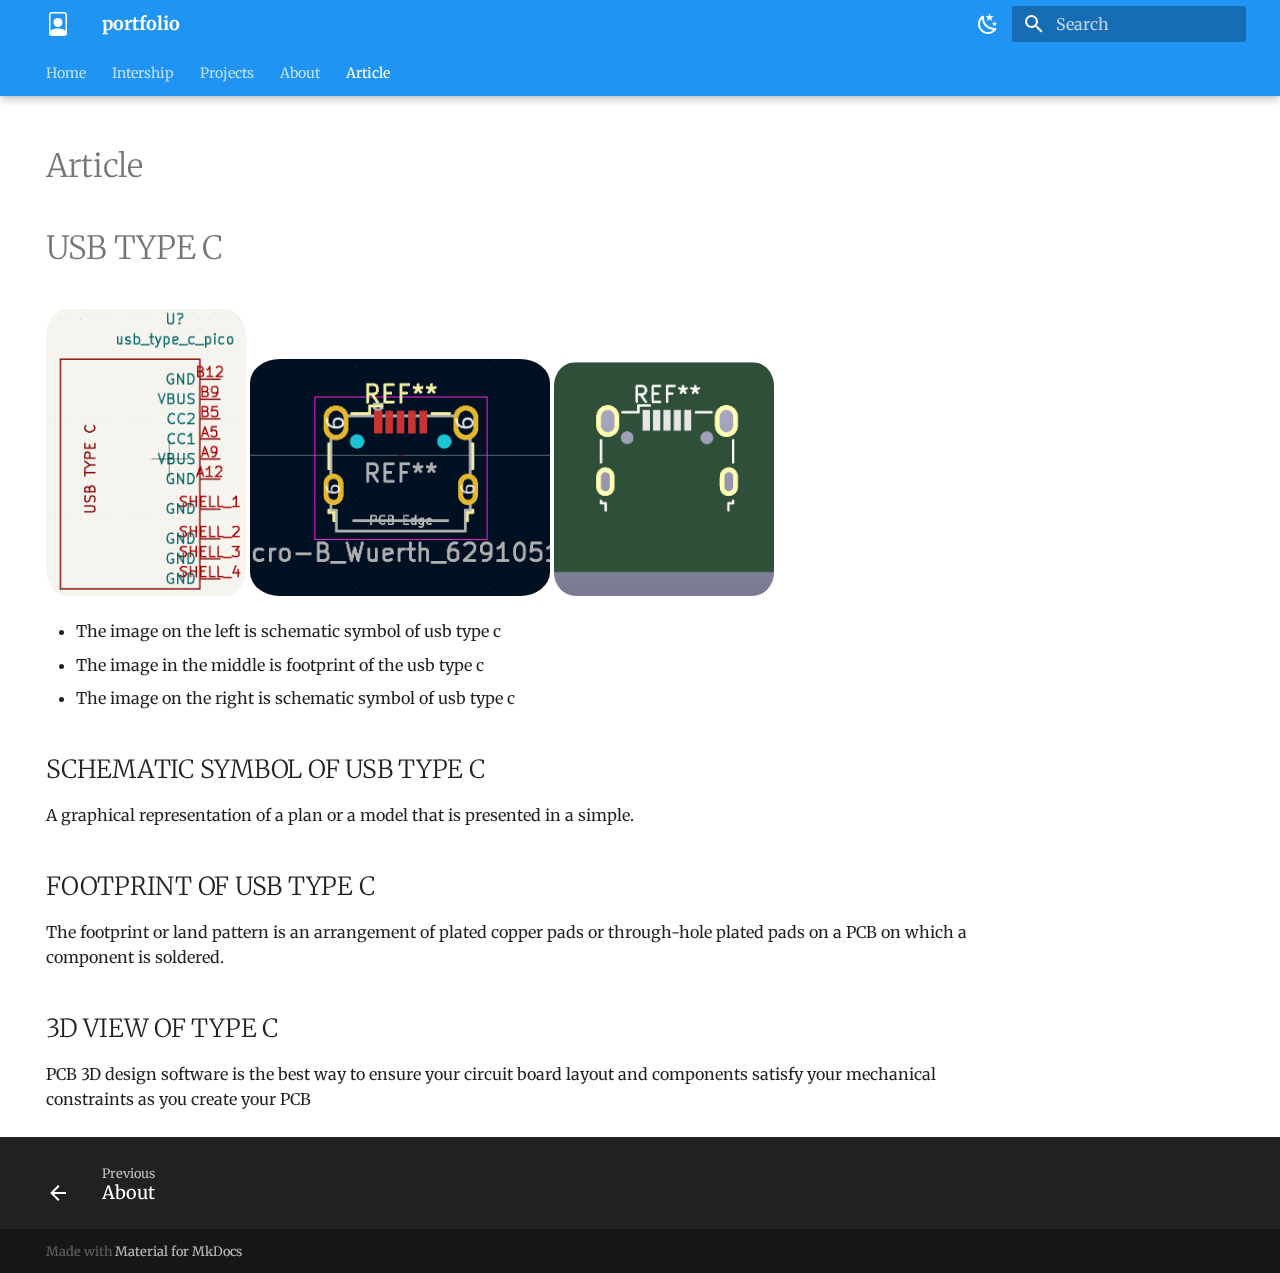
<file: article/index.html>
<!doctype html>
<html lang="en" class="no-js">
  <head>
    
      <meta charset="utf-8">
      <meta name="viewport" content="width=device-width,initial-scale=1">
      
      
      
      <link rel="icon" href="../assets/images/favicon.png">
      <meta name="generator" content="mkdocs-1.3.1, mkdocs-material-8.4.2">
    
    
      
        <title>Article - portfolio</title>
      
    
    
      <link rel="stylesheet" href="../assets/stylesheets/main.69437709.min.css">
      
        
        <link rel="stylesheet" href="../assets/stylesheets/palette.cbb835fc.min.css">
        
      
      
    
    
    
      
        
        
        <link rel="preconnect" href="https://fonts.gstatic.com" crossorigin>
        <link rel="stylesheet" href="https://fonts.googleapis.com/css?family=Merriweather:300,300i,400,400i,700,700i%7CRoboto+Mono:400,400i,700,700i&display=fallback">
        <style>:root{--md-text-font:"Merriweather";--md-code-font:"Roboto Mono"}</style>
      
    
    
      <link rel="stylesheet" href="../stylesheets/custom.css">
    
    <script>__md_scope=new URL("..",location),__md_hash=e=>[...e].reduce((e,_)=>(e<<5)-e+_.charCodeAt(0),0),__md_get=(e,_=localStorage,t=__md_scope)=>JSON.parse(_.getItem(t.pathname+"."+e)),__md_set=(e,_,t=localStorage,a=__md_scope)=>{try{t.setItem(a.pathname+"."+e,JSON.stringify(_))}catch(e){}}</script>
    
      

    
    
  </head>
  
  
    
    
      
    
    
    
    
    <body dir="ltr" data-md-color-scheme="default" data-md-color-primary="blue" data-md-color-accent="amber">
  
    
    
      <script>var palette=__md_get("__palette");if(palette&&"object"==typeof palette.color)for(var key of Object.keys(palette.color))document.body.setAttribute("data-md-color-"+key,palette.color[key])</script>
    
    <input class="md-toggle" data-md-toggle="drawer" type="checkbox" id="__drawer" autocomplete="off">
    <input class="md-toggle" data-md-toggle="search" type="checkbox" id="__search" autocomplete="off">
    <label class="md-overlay" for="__drawer"></label>
    <div data-md-component="skip">
      
        
        <a href="#article" class="md-skip">
          Skip to content
        </a>
      
    </div>
    <div data-md-component="announce">
      
    </div>
    
    
      

  

<header class="md-header md-header--lifted" data-md-component="header">
  <nav class="md-header__inner md-grid" aria-label="Header">
    <a href=".." title="portfolio" class="md-header__button md-logo" aria-label="portfolio" data-md-component="logo">
      
  <img src="../file-person.svg" alt="logo">

    </a>
    <label class="md-header__button md-icon" for="__drawer">
      <svg xmlns="http://www.w3.org/2000/svg" viewBox="0 0 24 24"><path d="M3 6h18v2H3V6m0 5h18v2H3v-2m0 5h18v2H3v-2Z"/></svg>
    </label>
    <div class="md-header__title" data-md-component="header-title">
      <div class="md-header__ellipsis">
        <div class="md-header__topic">
          <span class="md-ellipsis">
            portfolio
          </span>
        </div>
        <div class="md-header__topic" data-md-component="header-topic">
          <span class="md-ellipsis">
            
              Article
            
          </span>
        </div>
      </div>
    </div>
    
      <form class="md-header__option" data-md-component="palette">
        
          
          
          <input class="md-option" data-md-color-media="(prefers-color-scheme: light)" data-md-color-scheme="default" data-md-color-primary="blue" data-md-color-accent="amber"  aria-label="Switch to dark mode"  type="radio" name="__palette" id="__palette_1">
          
            <label class="md-header__button md-icon" title="Switch to dark mode" for="__palette_2" hidden>
              <svg xmlns="http://www.w3.org/2000/svg" viewBox="0 0 24 24"><path d="m17.75 4.09-2.53 1.94.91 3.06-2.63-1.81-2.63 1.81.91-3.06-2.53-1.94L12.44 4l1.06-3 1.06 3 3.19.09m3.5 6.91-1.64 1.25.59 1.98-1.7-1.17-1.7 1.17.59-1.98L15.75 11l2.06-.05L18.5 9l.69 1.95 2.06.05m-2.28 4.95c.83-.08 1.72 1.1 1.19 1.85-.32.45-.66.87-1.08 1.27C15.17 23 8.84 23 4.94 19.07c-3.91-3.9-3.91-10.24 0-14.14.4-.4.82-.76 1.27-1.08.75-.53 1.93.36 1.85 1.19-.27 2.86.69 5.83 2.89 8.02a9.96 9.96 0 0 0 8.02 2.89m-1.64 2.02a12.08 12.08 0 0 1-7.8-3.47c-2.17-2.19-3.33-5-3.49-7.82-2.81 3.14-2.7 7.96.31 10.98 3.02 3.01 7.84 3.12 10.98.31Z"/></svg>
            </label>
          
        
          
          
          <input class="md-option" data-md-color-media="(prefers-color-scheme: dark)" data-md-color-scheme="slate" data-md-color-primary="green" data-md-color-accent="purple"  aria-label="Switch to light mode"  type="radio" name="__palette" id="__palette_2">
          
            <label class="md-header__button md-icon" title="Switch to light mode" for="__palette_1" hidden>
              <svg xmlns="http://www.w3.org/2000/svg" viewBox="0 0 24 24"><path d="M12 7a5 5 0 0 1 5 5 5 5 0 0 1-5 5 5 5 0 0 1-5-5 5 5 0 0 1 5-5m0 2a3 3 0 0 0-3 3 3 3 0 0 0 3 3 3 3 0 0 0 3-3 3 3 0 0 0-3-3m0-7 2.39 3.42C13.65 5.15 12.84 5 12 5c-.84 0-1.65.15-2.39.42L12 2M3.34 7l4.16-.35A7.2 7.2 0 0 0 5.94 8.5c-.44.74-.69 1.5-.83 2.29L3.34 7m.02 10 1.76-3.77a7.131 7.131 0 0 0 2.38 4.14L3.36 17M20.65 7l-1.77 3.79a7.023 7.023 0 0 0-2.38-4.15l4.15.36m-.01 10-4.14.36c.59-.51 1.12-1.14 1.54-1.86.42-.73.69-1.5.83-2.29L20.64 17M12 22l-2.41-3.44c.74.27 1.55.44 2.41.44.82 0 1.63-.17 2.37-.44L12 22Z"/></svg>
            </label>
          
        
      </form>
    
    
    
      <label class="md-header__button md-icon" for="__search">
        <svg xmlns="http://www.w3.org/2000/svg" viewBox="0 0 24 24"><path d="M9.5 3A6.5 6.5 0 0 1 16 9.5c0 1.61-.59 3.09-1.56 4.23l.27.27h.79l5 5-1.5 1.5-5-5v-.79l-.27-.27A6.516 6.516 0 0 1 9.5 16 6.5 6.5 0 0 1 3 9.5 6.5 6.5 0 0 1 9.5 3m0 2C7 5 5 7 5 9.5S7 14 9.5 14 14 12 14 9.5 12 5 9.5 5Z"/></svg>
      </label>
      <div class="md-search" data-md-component="search" role="dialog">
  <label class="md-search__overlay" for="__search"></label>
  <div class="md-search__inner" role="search">
    <form class="md-search__form" name="search">
      <input type="text" class="md-search__input" name="query" aria-label="Search" placeholder="Search" autocapitalize="off" autocorrect="off" autocomplete="off" spellcheck="false" data-md-component="search-query" required>
      <label class="md-search__icon md-icon" for="__search">
        <svg xmlns="http://www.w3.org/2000/svg" viewBox="0 0 24 24"><path d="M9.5 3A6.5 6.5 0 0 1 16 9.5c0 1.61-.59 3.09-1.56 4.23l.27.27h.79l5 5-1.5 1.5-5-5v-.79l-.27-.27A6.516 6.516 0 0 1 9.5 16 6.5 6.5 0 0 1 3 9.5 6.5 6.5 0 0 1 9.5 3m0 2C7 5 5 7 5 9.5S7 14 9.5 14 14 12 14 9.5 12 5 9.5 5Z"/></svg>
        <svg xmlns="http://www.w3.org/2000/svg" viewBox="0 0 24 24"><path d="M20 11v2H8l5.5 5.5-1.42 1.42L4.16 12l7.92-7.92L13.5 5.5 8 11h12Z"/></svg>
      </label>
      <nav class="md-search__options" aria-label="Search">
        
        <button type="reset" class="md-search__icon md-icon" aria-label="Clear" tabindex="-1">
          <svg xmlns="http://www.w3.org/2000/svg" viewBox="0 0 24 24"><path d="M19 6.41 17.59 5 12 10.59 6.41 5 5 6.41 10.59 12 5 17.59 6.41 19 12 13.41 17.59 19 19 17.59 13.41 12 19 6.41Z"/></svg>
        </button>
      </nav>
      
    </form>
    <div class="md-search__output">
      <div class="md-search__scrollwrap" data-md-scrollfix>
        <div class="md-search-result" data-md-component="search-result">
          <div class="md-search-result__meta">
            Initializing search
          </div>
          <ol class="md-search-result__list"></ol>
        </div>
      </div>
    </div>
  </div>
</div>
    
    
  </nav>
  
    
      
<nav class="md-tabs" aria-label="Tabs" data-md-component="tabs">
  <div class="md-tabs__inner md-grid">
    <ul class="md-tabs__list">
      
        
  
  


  <li class="md-tabs__item">
    <a href="../Home/" class="md-tabs__link">
      Home
    </a>
  </li>

      
        
  
  


  <li class="md-tabs__item">
    <a href="../Internship%20and%20Implant%20training/" class="md-tabs__link">
      Intership
    </a>
  </li>

      
        
  
  


  <li class="md-tabs__item">
    <a href="../Projects/" class="md-tabs__link">
      Projects
    </a>
  </li>

      
        
  
  


  <li class="md-tabs__item">
    <a href="../about/" class="md-tabs__link">
      About
    </a>
  </li>

      
        
  
  
    
  


  <li class="md-tabs__item">
    <a href="./" class="md-tabs__link md-tabs__link--active">
      Article
    </a>
  </li>

      
    </ul>
  </div>
</nav>
    
  
</header>
    
    <div class="md-container" data-md-component="container">
      
      
        
      
      <main class="md-main" data-md-component="main">
        <div class="md-main__inner md-grid">
          
            
              
                
              
              <div class="md-sidebar md-sidebar--primary" data-md-component="sidebar" data-md-type="navigation" hidden>
                <div class="md-sidebar__scrollwrap">
                  <div class="md-sidebar__inner">
                    

  


<nav class="md-nav md-nav--primary md-nav--lifted" aria-label="Navigation" data-md-level="0">
  <label class="md-nav__title" for="__drawer">
    <a href=".." title="portfolio" class="md-nav__button md-logo" aria-label="portfolio" data-md-component="logo">
      
  <img src="../file-person.svg" alt="logo">

    </a>
    portfolio
  </label>
  
  <ul class="md-nav__list" data-md-scrollfix>
    
      
      
      

  
  
  
    <li class="md-nav__item">
      <a href="../Home/" class="md-nav__link">
        Home
      </a>
    </li>
  

    
      
      
      

  
  
  
    <li class="md-nav__item">
      <a href="../Internship%20and%20Implant%20training/" class="md-nav__link">
        Intership
      </a>
    </li>
  

    
      
      
      

  
  
  
    <li class="md-nav__item">
      <a href="../Projects/" class="md-nav__link">
        Projects
      </a>
    </li>
  

    
      
      
      

  
  
  
    <li class="md-nav__item">
      <a href="../about/" class="md-nav__link">
        About
      </a>
    </li>
  

    
      
      
      

  
  
    
  
  
    <li class="md-nav__item md-nav__item--active">
      
      <input class="md-nav__toggle md-toggle" data-md-toggle="toc" type="checkbox" id="__toc">
      
      
        
      
      
      <a href="./" class="md-nav__link md-nav__link--active">
        Article
      </a>
      
    </li>
  

    
  </ul>
</nav>
                  </div>
                </div>
              </div>
            
            
              
                
              
              <div class="md-sidebar md-sidebar--secondary" data-md-component="sidebar" data-md-type="toc" >
                <div class="md-sidebar__scrollwrap">
                  <div class="md-sidebar__inner">
                    

<nav class="md-nav md-nav--secondary" aria-label="Table of contents">
  
  
  
    
  
  
</nav>
                  </div>
                </div>
              </div>
            
          
          <div class="md-content" data-md-component="content">
            <article class="md-content__inner md-typeset">
              
                


<h1 id="article">Article</h1>
<h1 id="usb-type-c">USB TYPE C</h1>
<p><img alt="rfid" class="block_image" src="../usb%20type%20c.png" />      <img alt="rfid" class="round_image" src="../Screenshot%201.png" />        <img alt="rfid" class="bin_image" src="../Screenshot%202.png" /></p>
<ul>
<li>The image on the left is schematic symbol of usb type c</li>
<li>The image in the middle is footprint of the usb type c</li>
<li>The image on the right is schematic symbol of usb type c</li>
</ul>
<h2 id="schematic-symbol-of-usb-type-c">SCHEMATIC SYMBOL OF USB TYPE C</h2>
<p>A graphical representation of a plan or a model that is presented in a simple.</p>
<h2 id="footprint-of-usb-type-c">FOOTPRINT OF USB TYPE C</h2>
<p>The footprint or land pattern is an arrangement of plated copper pads or through-hole plated pads on a PCB on which a component is soldered.</p>
<h2 id="3d-view-of-type-c">3D VIEW OF TYPE C</h2>
<p>PCB 3D design software is the best way to ensure your circuit board layout and components satisfy your mechanical constraints as you create your PCB</p>



  


              
            </article>
            
          </div>
        </div>
        
      </main>
      
        <footer class="md-footer">
  
    
      
    
    <nav class="md-footer__inner md-grid" aria-label="Footer" >
      
        
        <a href="../about/" class="md-footer__link md-footer__link--prev" aria-label="Previous: About" rel="prev">
          <div class="md-footer__button md-icon">
            <svg xmlns="http://www.w3.org/2000/svg" viewBox="0 0 24 24"><path d="M20 11v2H8l5.5 5.5-1.42 1.42L4.16 12l7.92-7.92L13.5 5.5 8 11h12Z"/></svg>
          </div>
          <div class="md-footer__title">
            <div class="md-ellipsis">
              <span class="md-footer__direction">
                Previous
              </span>
              About
            </div>
          </div>
        </a>
      
      
    </nav>
  
  <div class="md-footer-meta md-typeset">
    <div class="md-footer-meta__inner md-grid">
      <div class="md-copyright">
  
  
    Made with
    <a href="https://squidfunk.github.io/mkdocs-material/" target="_blank" rel="noopener">
      Material for MkDocs
    </a>
  
</div>
      
    </div>
  </div>
</footer>
      
    </div>
    <div class="md-dialog" data-md-component="dialog">
      <div class="md-dialog__inner md-typeset"></div>
    </div>
    
    <script id="__config" type="application/json">{"base": "..", "features": ["navigation.tabs", "navigation.tabs.sticky", "navigation.sections", "navigation.expand"], "search": "../assets/javascripts/workers/search.ecf98df9.min.js", "translations": {"clipboard.copied": "Copied to clipboard", "clipboard.copy": "Copy to clipboard", "search.config.lang": "en", "search.config.pipeline": "trimmer, stopWordFilter", "search.config.separator": "[\\s\\-]+", "search.placeholder": "Search", "search.result.more.one": "1 more on this page", "search.result.more.other": "# more on this page", "search.result.none": "No matching documents", "search.result.one": "1 matching document", "search.result.other": "# matching documents", "search.result.placeholder": "Type to start searching", "search.result.term.missing": "Missing", "select.version.title": "Select version"}}</script>
    
    
      <script src="../assets/javascripts/bundle.9c69f0bc.min.js"></script>
      
    
  </body>
</html>
</file>
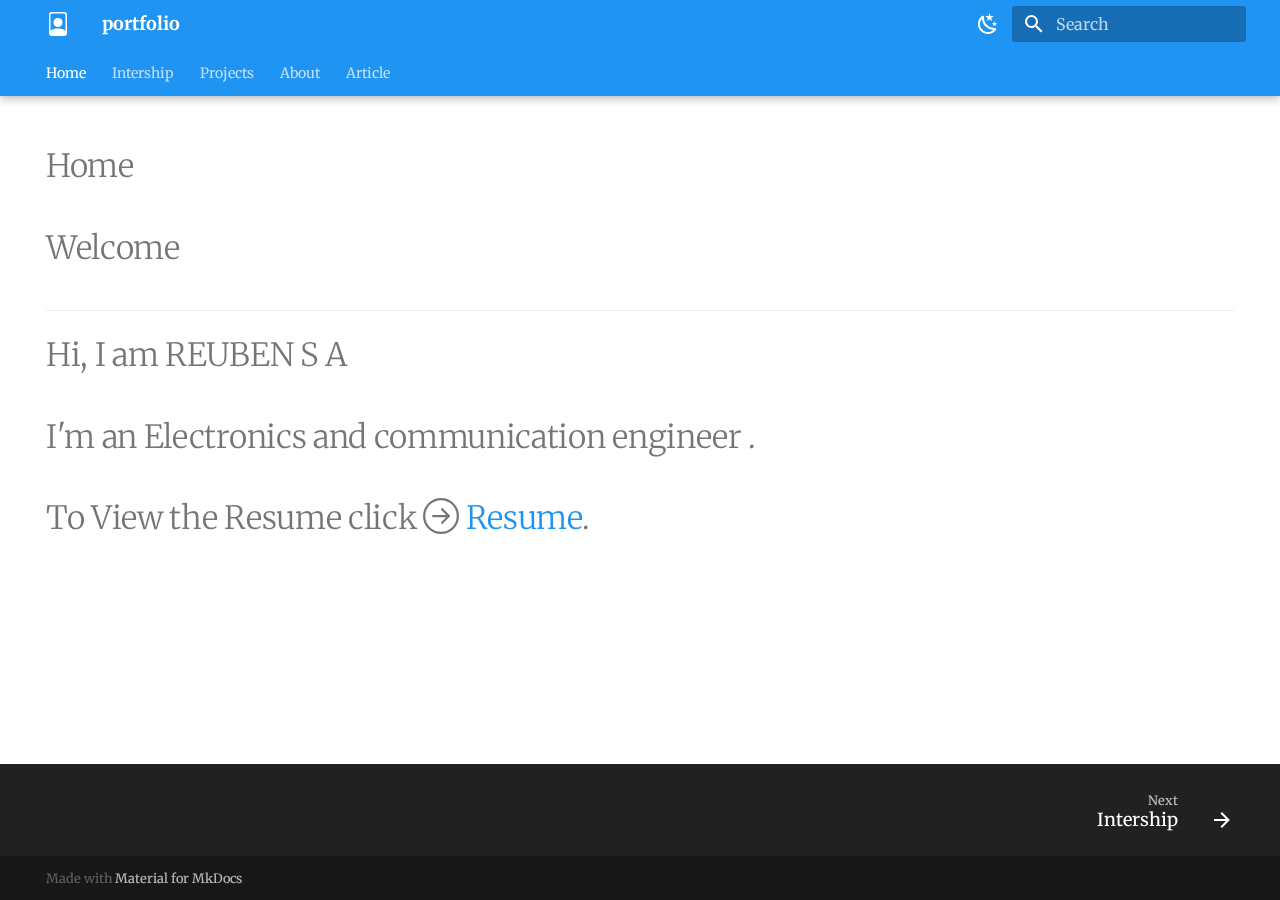
<file: Home/index.html>
<!doctype html>
<html lang="en" class="no-js">
  <head>
    
      <meta charset="utf-8">
      <meta name="viewport" content="width=device-width,initial-scale=1">
      
      
      
      <link rel="icon" href="../assets/images/favicon.png">
      <meta name="generator" content="mkdocs-1.3.1, mkdocs-material-8.4.2">
    
    
      
        <title>Home - portfolio</title>
      
    
    
      <link rel="stylesheet" href="../assets/stylesheets/main.69437709.min.css">
      
        
        <link rel="stylesheet" href="../assets/stylesheets/palette.cbb835fc.min.css">
        
      
      
    
    
    
      
        
        
        <link rel="preconnect" href="https://fonts.gstatic.com" crossorigin>
        <link rel="stylesheet" href="https://fonts.googleapis.com/css?family=Merriweather:300,300i,400,400i,700,700i%7CRoboto+Mono:400,400i,700,700i&display=fallback">
        <style>:root{--md-text-font:"Merriweather";--md-code-font:"Roboto Mono"}</style>
      
    
    
      <link rel="stylesheet" href="../stylesheets/custom.css">
    
    <script>__md_scope=new URL("..",location),__md_hash=e=>[...e].reduce((e,_)=>(e<<5)-e+_.charCodeAt(0),0),__md_get=(e,_=localStorage,t=__md_scope)=>JSON.parse(_.getItem(t.pathname+"."+e)),__md_set=(e,_,t=localStorage,a=__md_scope)=>{try{t.setItem(a.pathname+"."+e,JSON.stringify(_))}catch(e){}}</script>
    
      

    
    
  </head>
  
  
    
    
      
    
    
    
    
    <body dir="ltr" data-md-color-scheme="default" data-md-color-primary="blue" data-md-color-accent="amber">
  
    
    
      <script>var palette=__md_get("__palette");if(palette&&"object"==typeof palette.color)for(var key of Object.keys(palette.color))document.body.setAttribute("data-md-color-"+key,palette.color[key])</script>
    
    <input class="md-toggle" data-md-toggle="drawer" type="checkbox" id="__drawer" autocomplete="off">
    <input class="md-toggle" data-md-toggle="search" type="checkbox" id="__search" autocomplete="off">
    <label class="md-overlay" for="__drawer"></label>
    <div data-md-component="skip">
      
        
        <a href="#home" class="md-skip">
          Skip to content
        </a>
      
    </div>
    <div data-md-component="announce">
      
    </div>
    
    
      

  

<header class="md-header md-header--lifted" data-md-component="header">
  <nav class="md-header__inner md-grid" aria-label="Header">
    <a href=".." title="portfolio" class="md-header__button md-logo" aria-label="portfolio" data-md-component="logo">
      
  <img src="../file-person.svg" alt="logo">

    </a>
    <label class="md-header__button md-icon" for="__drawer">
      <svg xmlns="http://www.w3.org/2000/svg" viewBox="0 0 24 24"><path d="M3 6h18v2H3V6m0 5h18v2H3v-2m0 5h18v2H3v-2Z"/></svg>
    </label>
    <div class="md-header__title" data-md-component="header-title">
      <div class="md-header__ellipsis">
        <div class="md-header__topic">
          <span class="md-ellipsis">
            portfolio
          </span>
        </div>
        <div class="md-header__topic" data-md-component="header-topic">
          <span class="md-ellipsis">
            
              Home
            
          </span>
        </div>
      </div>
    </div>
    
      <form class="md-header__option" data-md-component="palette">
        
          
          
          <input class="md-option" data-md-color-media="(prefers-color-scheme: light)" data-md-color-scheme="default" data-md-color-primary="blue" data-md-color-accent="amber"  aria-label="Switch to dark mode"  type="radio" name="__palette" id="__palette_1">
          
            <label class="md-header__button md-icon" title="Switch to dark mode" for="__palette_2" hidden>
              <svg xmlns="http://www.w3.org/2000/svg" viewBox="0 0 24 24"><path d="m17.75 4.09-2.53 1.94.91 3.06-2.63-1.81-2.63 1.81.91-3.06-2.53-1.94L12.44 4l1.06-3 1.06 3 3.19.09m3.5 6.91-1.64 1.25.59 1.98-1.7-1.17-1.7 1.17.59-1.98L15.75 11l2.06-.05L18.5 9l.69 1.95 2.06.05m-2.28 4.95c.83-.08 1.72 1.1 1.19 1.85-.32.45-.66.87-1.08 1.27C15.17 23 8.84 23 4.94 19.07c-3.91-3.9-3.91-10.24 0-14.14.4-.4.82-.76 1.27-1.08.75-.53 1.93.36 1.85 1.19-.27 2.86.69 5.83 2.89 8.02a9.96 9.96 0 0 0 8.02 2.89m-1.64 2.02a12.08 12.08 0 0 1-7.8-3.47c-2.17-2.19-3.33-5-3.49-7.82-2.81 3.14-2.7 7.96.31 10.98 3.02 3.01 7.84 3.12 10.98.31Z"/></svg>
            </label>
          
        
          
          
          <input class="md-option" data-md-color-media="(prefers-color-scheme: dark)" data-md-color-scheme="slate" data-md-color-primary="green" data-md-color-accent="purple"  aria-label="Switch to light mode"  type="radio" name="__palette" id="__palette_2">
          
            <label class="md-header__button md-icon" title="Switch to light mode" for="__palette_1" hidden>
              <svg xmlns="http://www.w3.org/2000/svg" viewBox="0 0 24 24"><path d="M12 7a5 5 0 0 1 5 5 5 5 0 0 1-5 5 5 5 0 0 1-5-5 5 5 0 0 1 5-5m0 2a3 3 0 0 0-3 3 3 3 0 0 0 3 3 3 3 0 0 0 3-3 3 3 0 0 0-3-3m0-7 2.39 3.42C13.65 5.15 12.84 5 12 5c-.84 0-1.65.15-2.39.42L12 2M3.34 7l4.16-.35A7.2 7.2 0 0 0 5.94 8.5c-.44.74-.69 1.5-.83 2.29L3.34 7m.02 10 1.76-3.77a7.131 7.131 0 0 0 2.38 4.14L3.36 17M20.65 7l-1.77 3.79a7.023 7.023 0 0 0-2.38-4.15l4.15.36m-.01 10-4.14.36c.59-.51 1.12-1.14 1.54-1.86.42-.73.69-1.5.83-2.29L20.64 17M12 22l-2.41-3.44c.74.27 1.55.44 2.41.44.82 0 1.63-.17 2.37-.44L12 22Z"/></svg>
            </label>
          
        
      </form>
    
    
    
      <label class="md-header__button md-icon" for="__search">
        <svg xmlns="http://www.w3.org/2000/svg" viewBox="0 0 24 24"><path d="M9.5 3A6.5 6.5 0 0 1 16 9.5c0 1.61-.59 3.09-1.56 4.23l.27.27h.79l5 5-1.5 1.5-5-5v-.79l-.27-.27A6.516 6.516 0 0 1 9.5 16 6.5 6.5 0 0 1 3 9.5 6.5 6.5 0 0 1 9.5 3m0 2C7 5 5 7 5 9.5S7 14 9.5 14 14 12 14 9.5 12 5 9.5 5Z"/></svg>
      </label>
      <div class="md-search" data-md-component="search" role="dialog">
  <label class="md-search__overlay" for="__search"></label>
  <div class="md-search__inner" role="search">
    <form class="md-search__form" name="search">
      <input type="text" class="md-search__input" name="query" aria-label="Search" placeholder="Search" autocapitalize="off" autocorrect="off" autocomplete="off" spellcheck="false" data-md-component="search-query" required>
      <label class="md-search__icon md-icon" for="__search">
        <svg xmlns="http://www.w3.org/2000/svg" viewBox="0 0 24 24"><path d="M9.5 3A6.5 6.5 0 0 1 16 9.5c0 1.61-.59 3.09-1.56 4.23l.27.27h.79l5 5-1.5 1.5-5-5v-.79l-.27-.27A6.516 6.516 0 0 1 9.5 16 6.5 6.5 0 0 1 3 9.5 6.5 6.5 0 0 1 9.5 3m0 2C7 5 5 7 5 9.5S7 14 9.5 14 14 12 14 9.5 12 5 9.5 5Z"/></svg>
        <svg xmlns="http://www.w3.org/2000/svg" viewBox="0 0 24 24"><path d="M20 11v2H8l5.5 5.5-1.42 1.42L4.16 12l7.92-7.92L13.5 5.5 8 11h12Z"/></svg>
      </label>
      <nav class="md-search__options" aria-label="Search">
        
        <button type="reset" class="md-search__icon md-icon" aria-label="Clear" tabindex="-1">
          <svg xmlns="http://www.w3.org/2000/svg" viewBox="0 0 24 24"><path d="M19 6.41 17.59 5 12 10.59 6.41 5 5 6.41 10.59 12 5 17.59 6.41 19 12 13.41 17.59 19 19 17.59 13.41 12 19 6.41Z"/></svg>
        </button>
      </nav>
      
    </form>
    <div class="md-search__output">
      <div class="md-search__scrollwrap" data-md-scrollfix>
        <div class="md-search-result" data-md-component="search-result">
          <div class="md-search-result__meta">
            Initializing search
          </div>
          <ol class="md-search-result__list"></ol>
        </div>
      </div>
    </div>
  </div>
</div>
    
    
  </nav>
  
    
      
<nav class="md-tabs" aria-label="Tabs" data-md-component="tabs">
  <div class="md-tabs__inner md-grid">
    <ul class="md-tabs__list">
      
        
  
  
    
  


  <li class="md-tabs__item">
    <a href="./" class="md-tabs__link md-tabs__link--active">
      Home
    </a>
  </li>

      
        
  
  


  <li class="md-tabs__item">
    <a href="../Internship%20and%20Implant%20training/" class="md-tabs__link">
      Intership
    </a>
  </li>

      
        
  
  


  <li class="md-tabs__item">
    <a href="../Projects/" class="md-tabs__link">
      Projects
    </a>
  </li>

      
        
  
  


  <li class="md-tabs__item">
    <a href="../about/" class="md-tabs__link">
      About
    </a>
  </li>

      
        
  
  


  <li class="md-tabs__item">
    <a href="../article/" class="md-tabs__link">
      Article
    </a>
  </li>

      
    </ul>
  </div>
</nav>
    
  
</header>
    
    <div class="md-container" data-md-component="container">
      
      
        
      
      <main class="md-main" data-md-component="main">
        <div class="md-main__inner md-grid">
          
            
              
                
              
              <div class="md-sidebar md-sidebar--primary" data-md-component="sidebar" data-md-type="navigation" hidden>
                <div class="md-sidebar__scrollwrap">
                  <div class="md-sidebar__inner">
                    

  


<nav class="md-nav md-nav--primary md-nav--lifted" aria-label="Navigation" data-md-level="0">
  <label class="md-nav__title" for="__drawer">
    <a href=".." title="portfolio" class="md-nav__button md-logo" aria-label="portfolio" data-md-component="logo">
      
  <img src="../file-person.svg" alt="logo">

    </a>
    portfolio
  </label>
  
  <ul class="md-nav__list" data-md-scrollfix>
    
      
      
      

  
  
    
  
  
    <li class="md-nav__item md-nav__item--active">
      
      <input class="md-nav__toggle md-toggle" data-md-toggle="toc" type="checkbox" id="__toc">
      
      
        
      
      
      <a href="./" class="md-nav__link md-nav__link--active">
        Home
      </a>
      
    </li>
  

    
      
      
      

  
  
  
    <li class="md-nav__item">
      <a href="../Internship%20and%20Implant%20training/" class="md-nav__link">
        Intership
      </a>
    </li>
  

    
      
      
      

  
  
  
    <li class="md-nav__item">
      <a href="../Projects/" class="md-nav__link">
        Projects
      </a>
    </li>
  

    
      
      
      

  
  
  
    <li class="md-nav__item">
      <a href="../about/" class="md-nav__link">
        About
      </a>
    </li>
  

    
      
      
      

  
  
  
    <li class="md-nav__item">
      <a href="../article/" class="md-nav__link">
        Article
      </a>
    </li>
  

    
  </ul>
</nav>
                  </div>
                </div>
              </div>
            
            
              
                
              
              <div class="md-sidebar md-sidebar--secondary" data-md-component="sidebar" data-md-type="toc" hidden>
                <div class="md-sidebar__scrollwrap">
                  <div class="md-sidebar__inner">
                    

<nav class="md-nav md-nav--secondary" aria-label="Table of contents">
  
  
  
    
  
  
</nav>
                  </div>
                </div>
              </div>
            
          
          <div class="md-content" data-md-component="content">
            <article class="md-content__inner md-typeset">
              
                


<h1 id="home">Home</h1>
<h1 id="welcome">Welcome</h1>
<hr />
<h1 id="hi-i-am-reuben-s-a">Hi, I am REUBEN S A</h1>
<h1 id="im-an-electronics-and-communication-engineer">I'm an Electronics and communication engineer .</h1>
<h1 id="to-view-the-resume-click-resume">To View the Resume click <span class="twemoji"><svg xmlns="http://www.w3.org/2000/svg" width="16" height="16" fill="currentColor" class="bi bi-arrow-right-circle" viewBox="0 0 16 16">
  <path fill-rule="evenodd" d="M1 8a7 7 0 1 0 14 0A7 7 0 0 0 1 8zm15 0A8 8 0 1 1 0 8a8 8 0 0 1 16 0zM4.5 7.5a.5.5 0 0 0 0 1h5.793l-2.147 2.146a.5.5 0 0 0 .708.708l3-3a.5.5 0 0 0 0-.708l-3-3a.5.5 0 1 0-.708.708L10.293 7.5H4.5z"/>
</svg></span>  <a href="https://docs.google.com/document/d/1qiHNo7Xw42QFoqOVeyjRU90blS1kRTCMeSilS0vGd0M/edit?usp=drivesdk">Resume</a>.</h1>



  


              
            </article>
            
          </div>
        </div>
        
      </main>
      
        <footer class="md-footer">
  
    
      
    
    <nav class="md-footer__inner md-grid" aria-label="Footer" >
      
      
        
        <a href="../Internship%20and%20Implant%20training/" class="md-footer__link md-footer__link--next" aria-label="Next: Intership" rel="next">
          <div class="md-footer__title">
            <div class="md-ellipsis">
              <span class="md-footer__direction">
                Next
              </span>
              Intership
            </div>
          </div>
          <div class="md-footer__button md-icon">
            <svg xmlns="http://www.w3.org/2000/svg" viewBox="0 0 24 24"><path d="M4 11v2h12l-5.5 5.5 1.42 1.42L19.84 12l-7.92-7.92L10.5 5.5 16 11H4Z"/></svg>
          </div>
        </a>
      
    </nav>
  
  <div class="md-footer-meta md-typeset">
    <div class="md-footer-meta__inner md-grid">
      <div class="md-copyright">
  
  
    Made with
    <a href="https://squidfunk.github.io/mkdocs-material/" target="_blank" rel="noopener">
      Material for MkDocs
    </a>
  
</div>
      
    </div>
  </div>
</footer>
      
    </div>
    <div class="md-dialog" data-md-component="dialog">
      <div class="md-dialog__inner md-typeset"></div>
    </div>
    
    <script id="__config" type="application/json">{"base": "..", "features": ["navigation.tabs", "navigation.tabs.sticky", "navigation.sections", "navigation.expand"], "search": "../assets/javascripts/workers/search.ecf98df9.min.js", "translations": {"clipboard.copied": "Copied to clipboard", "clipboard.copy": "Copy to clipboard", "search.config.lang": "en", "search.config.pipeline": "trimmer, stopWordFilter", "search.config.separator": "[\\s\\-]+", "search.placeholder": "Search", "search.result.more.one": "1 more on this page", "search.result.more.other": "# more on this page", "search.result.none": "No matching documents", "search.result.one": "1 matching document", "search.result.other": "# matching documents", "search.result.placeholder": "Type to start searching", "search.result.term.missing": "Missing", "select.version.title": "Select version"}}</script>
    
    
      <script src="../assets/javascripts/bundle.9c69f0bc.min.js"></script>
      
    
  </body>
</html>
</file>
<file: stylesheets/custom.css>
.round_image{
    height: 300px;
    width: 300px;
    border-radius: 10%;
}

.icon_twitter{
    color: #0034ff;
}

.box_image{
    height: 500px;
    width: 500px;
    border-radius: 10%;
}
.block_image{
    height: 200px;
    width: 200px;
    border-radius: 10%;
}
.bin_image{
    height: 220px;
    width: 220px;
    border-radius: 10%;
}
</file>
<file: assets/stylesheets/main.69437709.min.css>
@charset "UTF-8";html{-webkit-text-size-adjust:none;-moz-text-size-adjust:none;-ms-text-size-adjust:none;text-size-adjust:none;box-sizing:border-box}*,:after,:before{box-sizing:inherit}@media (prefers-reduced-motion){*,:after,:before{transition:none!important}}body{margin:0}a,button,input,label{-webkit-tap-highlight-color:transparent}a{color:inherit;text-decoration:none}hr{border:0;box-sizing:initial;display:block;height:.05rem;overflow:visible;padding:0}small{font-size:80%}sub,sup{line-height:1em}img{border-style:none}table{border-collapse:initial;border-spacing:0}td,th{font-weight:400;vertical-align:top}button{background:transparent;border:0;font-family:inherit;font-size:inherit;margin:0;padding:0}input{border:0;outline:none}:root,[data-md-color-scheme=default]{--md-default-fg-color:rgba(0,0,0,.87);--md-default-fg-color--light:rgba(0,0,0,.54);--md-default-fg-color--lighter:rgba(0,0,0,.32);--md-default-fg-color--lightest:rgba(0,0,0,.07);--md-default-bg-color:#fff;--md-default-bg-color--light:hsla(0,0%,100%,.7);--md-default-bg-color--lighter:hsla(0,0%,100%,.3);--md-default-bg-color--lightest:hsla(0,0%,100%,.12);--md-primary-fg-color:#4051b5;--md-primary-fg-color--light:#5d6cc0;--md-primary-fg-color--dark:#303fa1;--md-primary-bg-color:#fff;--md-primary-bg-color--light:hsla(0,0%,100%,.7);--md-accent-fg-color:#526cfe;--md-accent-fg-color--transparent:rgba(82,108,254,.1);--md-accent-bg-color:#fff;--md-accent-bg-color--light:hsla(0,0%,100%,.7);--md-code-fg-color:#36464e;--md-code-bg-color:#f5f5f5;--md-code-hl-color:rgba(255,255,0,.5);--md-code-hl-number-color:#d52a2a;--md-code-hl-special-color:#db1457;--md-code-hl-function-color:#a846b9;--md-code-hl-constant-color:#6e59d9;--md-code-hl-keyword-color:#3f6ec6;--md-code-hl-string-color:#1c7d4d;--md-code-hl-name-color:var(--md-code-fg-color);--md-code-hl-operator-color:var(--md-default-fg-color--light);--md-code-hl-punctuation-color:var(--md-default-fg-color--light);--md-code-hl-comment-color:var(--md-default-fg-color--light);--md-code-hl-generic-color:var(--md-default-fg-color--light);--md-code-hl-variable-color:var(--md-default-fg-color--light);--md-typeset-color:var(--md-default-fg-color);--md-typeset-a-color:var(--md-primary-fg-color);--md-typeset-mark-color:rgba(255,255,0,.5);--md-typeset-del-color:rgba(245,80,61,.15);--md-typeset-ins-color:rgba(11,213,112,.15);--md-typeset-kbd-color:#fafafa;--md-typeset-kbd-accent-color:#fff;--md-typeset-kbd-border-color:#b8b8b8;--md-typeset-table-color:rgba(0,0,0,.12);--md-admonition-fg-color:var(--md-default-fg-color);--md-admonition-bg-color:var(--md-default-bg-color);--md-footer-fg-color:#fff;--md-footer-fg-color--light:hsla(0,0%,100%,.7);--md-footer-fg-color--lighter:hsla(0,0%,100%,.3);--md-footer-bg-color:rgba(0,0,0,.87);--md-footer-bg-color--dark:rgba(0,0,0,.32);--md-shadow-z1:0 0.2rem 0.5rem rgba(0,0,0,.05),0 0 0.05rem rgba(0,0,0,.1);--md-shadow-z2:0 0.2rem 0.5rem rgba(0,0,0,.1),0 0 0.05rem rgba(0,0,0,.25);--md-shadow-z3:0 0.2rem 0.5rem rgba(0,0,0,.2),0 0 0.05rem rgba(0,0,0,.35)}.md-icon svg{fill:currentcolor;display:block;height:1.2rem;width:1.2rem}body{-webkit-font-smoothing:antialiased;-moz-osx-font-smoothing:grayscale;--md-text-font-family:var(--md-text-font,_),-apple-system,BlinkMacSystemFont,Helvetica,Arial,sans-serif;--md-code-font-family:var(--md-code-font,_),SFMono-Regular,Consolas,Menlo,monospace}body,input{font-feature-settings:"kern","liga";font-family:var(--md-text-font-family)}body,code,input,kbd,pre{color:var(--md-typeset-color)}code,kbd,pre{font-feature-settings:"kern";font-family:var(--md-code-font-family)}:root{--md-typeset-table-sort-icon:url('data:image/svg+xml;charset=utf-8,<svg xmlns="http://www.w3.org/2000/svg" viewBox="0 0 24 24"><path d="m18 21-4-4h3V7h-3l4-4 4 4h-3v10h3M2 19v-2h10v2M2 13v-2h7v2M2 7V5h4v2H2Z"/></svg>');--md-typeset-table-sort-icon--asc:url('data:image/svg+xml;charset=utf-8,<svg xmlns="http://www.w3.org/2000/svg" viewBox="0 0 24 24"><path d="M19 17h3l-4 4-4-4h3V3h2M2 17h10v2H2M6 5v2H2V5m0 6h7v2H2v-2Z"/></svg>');--md-typeset-table-sort-icon--desc:url('data:image/svg+xml;charset=utf-8,<svg xmlns="http://www.w3.org/2000/svg" viewBox="0 0 24 24"><path d="M19 7h3l-4-4-4 4h3v14h2M2 17h10v2H2M6 5v2H2V5m0 6h7v2H2v-2Z"/></svg>')}.md-typeset{-webkit-print-color-adjust:exact;color-adjust:exact;font-size:.8rem;line-height:1.6}@media print{.md-typeset{font-size:.68rem}}.md-typeset blockquote,.md-typeset dl,.md-typeset figure,.md-typeset ol,.md-typeset pre,.md-typeset ul{margin-bottom:1em;margin-top:1em}.md-typeset h1{color:var(--md-default-fg-color--light);font-size:2em;line-height:1.3;margin:0 0 1.25em}.md-typeset h1,.md-typeset h2{font-weight:300;letter-spacing:-.01em}.md-typeset h2{font-size:1.5625em;line-height:1.4;margin:1.6em 0 .64em}.md-typeset h3{font-size:1.25em;font-weight:400;letter-spacing:-.01em;line-height:1.5;margin:1.6em 0 .8em}.md-typeset h2+h3{margin-top:.8em}.md-typeset h4{font-weight:700;letter-spacing:-.01em;margin:1em 0}.md-typeset h5,.md-typeset h6{color:var(--md-default-fg-color--light);font-size:.8em;font-weight:700;letter-spacing:-.01em;margin:1.25em 0}.md-typeset h5{text-transform:uppercase}.md-typeset hr{border-bottom:.05rem solid var(--md-default-fg-color--lightest);display:flow-root;margin:1.5em 0}.md-typeset a{color:var(--md-typeset-a-color);word-break:break-word}.md-typeset a,.md-typeset a:before{transition:color 125ms}.md-typeset a:focus,.md-typeset a:hover{color:var(--md-accent-fg-color)}.md-typeset a:focus code,.md-typeset a:hover code{background-color:var(--md-accent-fg-color--transparent)}.md-typeset a code{color:currentcolor;transition:background-color 125ms}.md-typeset a.focus-visible{outline-color:var(--md-accent-fg-color);outline-offset:.2rem}.md-typeset code,.md-typeset kbd,.md-typeset pre{color:var(--md-code-fg-color);direction:ltr}@media print{.md-typeset code,.md-typeset kbd,.md-typeset pre{white-space:pre-wrap}}.md-typeset code{background-color:var(--md-code-bg-color);border-radius:.1rem;-webkit-box-decoration-break:clone;box-decoration-break:clone;font-size:.85em;padding:0 .2941176471em;word-break:break-word}.md-typeset code:not(.focus-visible){-webkit-tap-highlight-color:transparent;outline:none}.md-typeset pre{display:flow-root;line-height:1.4;position:relative}.md-typeset pre>code{-webkit-box-decoration-break:slice;box-decoration-break:slice;box-shadow:none;display:block;margin:0;outline-color:var(--md-accent-fg-color);overflow:auto;padding:.7720588235em 1.1764705882em;scrollbar-color:var(--md-default-fg-color--lighter) transparent;scrollbar-width:thin;touch-action:auto;word-break:normal}.md-typeset pre>code:hover{scrollbar-color:var(--md-accent-fg-color) transparent}.md-typeset pre>code::-webkit-scrollbar{height:.2rem;width:.2rem}.md-typeset pre>code::-webkit-scrollbar-thumb{background-color:var(--md-default-fg-color--lighter)}.md-typeset pre>code::-webkit-scrollbar-thumb:hover{background-color:var(--md-accent-fg-color)}.md-typeset kbd{background-color:var(--md-typeset-kbd-color);border-radius:.1rem;box-shadow:0 .1rem 0 .05rem var(--md-typeset-kbd-border-color),0 .1rem 0 var(--md-typeset-kbd-border-color),0 -.1rem .2rem var(--md-typeset-kbd-accent-color) inset;color:var(--md-default-fg-color);display:inline-block;font-size:.75em;padding:0 .6666666667em;vertical-align:text-top;word-break:break-word}.md-typeset mark{background-color:var(--md-typeset-mark-color);-webkit-box-decoration-break:clone;box-decoration-break:clone;color:inherit;word-break:break-word}.md-typeset abbr{border-bottom:.05rem dotted var(--md-default-fg-color--light);cursor:help;text-decoration:none}@media (hover:none){.md-typeset abbr{position:relative}.md-typeset abbr[title]:-webkit-any(:focus,:hover):after{background-color:var(--md-default-fg-color);border-radius:.1rem;box-shadow:var(--md-shadow-z3);color:var(--md-default-bg-color);content:attr(title);display:inline-block;font-size:.7rem;margin-top:2em;max-width:80%;min-width:-webkit-max-content;min-width:max-content;padding:.2rem .3rem;position:absolute;width:auto}.md-typeset abbr[title]:-moz-any(:focus,:hover):after{background-color:var(--md-default-fg-color);border-radius:.1rem;box-shadow:var(--md-shadow-z3);color:var(--md-default-bg-color);content:attr(title);display:inline-block;font-size:.7rem;margin-top:2em;max-width:80%;min-width:-moz-max-content;min-width:max-content;padding:.2rem .3rem;position:absolute;width:auto}[dir=ltr] .md-typeset abbr[title]:-webkit-any(:focus,:hover):after{left:0}[dir=ltr] .md-typeset abbr[title]:-moz-any(:focus,:hover):after{left:0}[dir=ltr] .md-typeset abbr[title]:is(:focus,:hover):after{left:0}[dir=rtl] .md-typeset abbr[title]:-webkit-any(:focus,:hover):after{right:0}[dir=rtl] .md-typeset abbr[title]:-moz-any(:focus,:hover):after{right:0}[dir=rtl] .md-typeset abbr[title]:is(:focus,:hover):after{right:0}.md-typeset abbr[title]:is(:focus,:hover):after{background-color:var(--md-default-fg-color);border-radius:.1rem;box-shadow:var(--md-shadow-z3);color:var(--md-default-bg-color);content:attr(title);display:inline-block;font-size:.7rem;margin-top:2em;max-width:80%;min-width:-webkit-max-content;min-width:-moz-max-content;min-width:max-content;padding:.2rem .3rem;position:absolute;width:auto}}.md-typeset small{opacity:.75}[dir=ltr] .md-typeset sub,[dir=ltr] .md-typeset sup{margin-left:.078125em}[dir=rtl] .md-typeset sub,[dir=rtl] .md-typeset sup{margin-right:.078125em}[dir=ltr] .md-typeset blockquote{padding-left:.6rem}[dir=rtl] .md-typeset blockquote{padding-right:.6rem}[dir=ltr] .md-typeset blockquote{border-left:.2rem solid var(--md-default-fg-color--lighter)}[dir=rtl] .md-typeset blockquote{border-right:.2rem solid var(--md-default-fg-color--lighter)}.md-typeset blockquote{color:var(--md-default-fg-color--light);margin-left:0;margin-right:0}.md-typeset ul{list-style-type:disc}[dir=ltr] .md-typeset ol,[dir=ltr] .md-typeset ul{margin-left:.625em}[dir=rtl] .md-typeset ol,[dir=rtl] .md-typeset ul{margin-right:.625em}.md-typeset ol,.md-typeset ul{padding:0}.md-typeset ol:not([hidden]),.md-typeset ul:not([hidden]){display:flow-root}.md-typeset ol ol,.md-typeset ul ol{list-style-type:lower-alpha}.md-typeset ol ol ol,.md-typeset ul ol ol{list-style-type:lower-roman}[dir=ltr] .md-typeset ol li,[dir=ltr] .md-typeset ul li{margin-left:1.25em}[dir=rtl] .md-typeset ol li,[dir=rtl] .md-typeset ul li{margin-right:1.25em}.md-typeset ol li,.md-typeset ul li{margin-bottom:.5em}.md-typeset ol li blockquote,.md-typeset ol li p,.md-typeset ul li blockquote,.md-typeset ul li p{margin:.5em 0}.md-typeset ol li:last-child,.md-typeset ul li:last-child{margin-bottom:0}.md-typeset ol li :-webkit-any(ul,ol),.md-typeset ul li :-webkit-any(ul,ol){margin-bottom:.5em;margin-top:.5em}.md-typeset ol li :-moz-any(ul,ol),.md-typeset ul li :-moz-any(ul,ol){margin-bottom:.5em;margin-top:.5em}[dir=ltr] .md-typeset ol li :-webkit-any(ul,ol),[dir=ltr] .md-typeset ul li :-webkit-any(ul,ol){margin-left:.625em}[dir=ltr] .md-typeset ol li :-moz-any(ul,ol),[dir=ltr] .md-typeset ul li :-moz-any(ul,ol){margin-left:.625em}[dir=ltr] .md-typeset ol li :is(ul,ol),[dir=ltr] .md-typeset ul li :is(ul,ol){margin-left:.625em}[dir=rtl] .md-typeset ol li :-webkit-any(ul,ol),[dir=rtl] .md-typeset ul li :-webkit-any(ul,ol){margin-right:.625em}[dir=rtl] .md-typeset ol li :-moz-any(ul,ol),[dir=rtl] .md-typeset ul li :-moz-any(ul,ol){margin-right:.625em}[dir=rtl] .md-typeset ol li :is(ul,ol),[dir=rtl] .md-typeset ul li :is(ul,ol){margin-right:.625em}.md-typeset ol li :is(ul,ol),.md-typeset ul li :is(ul,ol){margin-bottom:.5em;margin-top:.5em}[dir=ltr] .md-typeset dd{margin-left:1.875em}[dir=rtl] .md-typeset dd{margin-right:1.875em}.md-typeset dd{margin-bottom:1.5em;margin-top:1em}.md-typeset img,.md-typeset svg,.md-typeset video{height:auto;max-width:100%}.md-typeset img[align=left]{margin:1em 1em 1em 0}.md-typeset img[align=right]{margin:1em 0 1em 1em}.md-typeset img[align]:only-child{margin-top:0}.md-typeset img[src$="#gh-dark-mode-only"],.md-typeset img[src$="#only-dark"]{display:none}.md-typeset figure{display:flow-root;margin:1em auto;max-width:100%;text-align:center;width:-webkit-fit-content;width:-moz-fit-content;width:fit-content}.md-typeset figure img{display:block}.md-typeset figcaption{font-style:italic;margin:1em auto;max-width:24rem}.md-typeset iframe{max-width:100%}.md-typeset table:not([class]){background-color:var(--md-default-bg-color);border:.05rem solid var(--md-typeset-table-color);border-radius:.1rem;display:inline-block;font-size:.64rem;max-width:100%;overflow:auto;touch-action:auto}@media print{.md-typeset table:not([class]){display:table}}.md-typeset table:not([class])+*{margin-top:1.5em}.md-typeset table:not([class]) :-webkit-any(th,td)>:first-child{margin-top:0}.md-typeset table:not([class]) :-moz-any(th,td)>:first-child{margin-top:0}.md-typeset table:not([class]) :is(th,td)>:first-child{margin-top:0}.md-typeset table:not([class]) :-webkit-any(th,td)>:last-child{margin-bottom:0}.md-typeset table:not([class]) :-moz-any(th,td)>:last-child{margin-bottom:0}.md-typeset table:not([class]) :is(th,td)>:last-child{margin-bottom:0}.md-typeset table:not([class]) :-webkit-any(th,td):not([align]){text-align:left}.md-typeset table:not([class]) :-moz-any(th,td):not([align]){text-align:left}.md-typeset table:not([class]) :is(th,td):not([align]){text-align:left}[dir=rtl] .md-typeset table:not([class]) :-webkit-any(th,td):not([align]){text-align:right}[dir=rtl] .md-typeset table:not([class]) :-moz-any(th,td):not([align]){text-align:right}[dir=rtl] .md-typeset table:not([class]) :is(th,td):not([align]){text-align:right}.md-typeset table:not([class]) th{font-weight:700;min-width:5rem;padding:.9375em 1.25em;vertical-align:top}.md-typeset table:not([class]) th a{color:inherit}.md-typeset table:not([class]) td{border-top:.05rem solid var(--md-typeset-table-color);padding:.9375em 1.25em;vertical-align:top}.md-typeset table:not([class]) tbody tr{transition:background-color 125ms}.md-typeset table:not([class]) tbody tr:hover{background-color:rgba(0,0,0,.035);box-shadow:0 .05rem 0 var(--md-default-bg-color) inset}.md-typeset table:not([class]) a{word-break:normal}.md-typeset table th[role=columnheader]{cursor:pointer}[dir=ltr] .md-typeset table th[role=columnheader]:after{margin-left:.5em}[dir=rtl] .md-typeset table th[role=columnheader]:after{margin-right:.5em}.md-typeset table th[role=columnheader]:after{content:"";display:inline-block;height:1.2em;-webkit-mask-image:var(--md-typeset-table-sort-icon);mask-image:var(--md-typeset-table-sort-icon);-webkit-mask-repeat:no-repeat;mask-repeat:no-repeat;-webkit-mask-size:contain;mask-size:contain;transition:background-color 125ms;vertical-align:text-bottom;width:1.2em}.md-typeset table th[role=columnheader]:hover:after{background-color:var(--md-default-fg-color--lighter)}.md-typeset table th[role=columnheader][aria-sort=ascending]:after{background-color:var(--md-default-fg-color--light);-webkit-mask-image:var(--md-typeset-table-sort-icon--asc);mask-image:var(--md-typeset-table-sort-icon--asc)}.md-typeset table th[role=columnheader][aria-sort=descending]:after{background-color:var(--md-default-fg-color--light);-webkit-mask-image:var(--md-typeset-table-sort-icon--desc);mask-image:var(--md-typeset-table-sort-icon--desc)}.md-typeset__scrollwrap{margin:1em -.8rem;overflow-x:auto;touch-action:auto}.md-typeset__table{display:inline-block;margin-bottom:.5em;padding:0 .8rem}@media print{.md-typeset__table{display:block}}html .md-typeset__table table{display:table;margin:0;overflow:hidden;width:100%}@media screen and (max-width:44.9375em){.md-content__inner>pre{margin:1em -.8rem}.md-content__inner>pre code{border-radius:0}}.md-banner{background-color:var(--md-footer-bg-color);color:var(--md-footer-fg-color);overflow:auto}@media print{.md-banner{display:none}}.md-banner--warning{background:var(--md-typeset-mark-color);color:var(--md-default-fg-color)}.md-banner__inner{font-size:.7rem;margin:.6rem auto;padding:0 .8rem}.md-banner__button{color:inherit;cursor:pointer;float:right;transition:opacity .25s}.md-banner__button:hover{opacity:.7}html{font-size:125%;height:100%;overflow-x:hidden}@media screen and (min-width:100em){html{font-size:137.5%}}@media screen and (min-width:125em){html{font-size:150%}}body{background-color:var(--md-default-bg-color);display:flex;flex-direction:column;font-size:.5rem;min-height:100%;position:relative;width:100%}@media print{body{display:block}}@media screen and (max-width:59.9375em){body[data-md-scrolllock]{position:fixed}}.md-grid{margin-left:auto;margin-right:auto;max-width:61rem}.md-container{display:flex;flex-direction:column;flex-grow:1}@media print{.md-container{display:block}}.md-main{flex-grow:1}.md-main__inner{display:flex;height:100%;margin-top:1.5rem}.md-ellipsis{overflow:hidden;text-overflow:ellipsis;white-space:nowrap}.md-toggle{display:none}.md-option{height:0;opacity:0;position:absolute;width:0}.md-option:checked+label:not([hidden]){display:block}.md-option.focus-visible+label{outline-color:var(--md-accent-fg-color);outline-style:auto}.md-skip{background-color:var(--md-default-fg-color);border-radius:.1rem;color:var(--md-default-bg-color);font-size:.64rem;margin:.5rem;opacity:0;outline-color:var(--md-accent-fg-color);padding:.3rem .5rem;position:fixed;transform:translateY(.4rem);z-index:-1}.md-skip:focus{opacity:1;transform:translateY(0);transition:transform .25s cubic-bezier(.4,0,.2,1),opacity 175ms 75ms;z-index:10}@page{margin:25mm}:root{--md-clipboard-icon:url('data:image/svg+xml;charset=utf-8,<svg xmlns="http://www.w3.org/2000/svg" viewBox="0 0 24 24"><path d="M19 21H8V7h11m0-2H8a2 2 0 0 0-2 2v14a2 2 0 0 0 2 2h11a2 2 0 0 0 2-2V7a2 2 0 0 0-2-2m-3-4H4a2 2 0 0 0-2 2v14h2V3h12V1Z"/></svg>')}.md-clipboard{border-radius:.1rem;color:var(--md-default-fg-color--lightest);cursor:pointer;height:1.5em;outline-color:var(--md-accent-fg-color);outline-offset:.1rem;position:absolute;right:.5em;top:.5em;transition:color .25s;width:1.5em;z-index:1}@media print{.md-clipboard{display:none}}.md-clipboard:not(.focus-visible){-webkit-tap-highlight-color:transparent;outline:none}:hover>.md-clipboard{color:var(--md-default-fg-color--light)}.md-clipboard:-webkit-any(:focus,:hover){color:var(--md-accent-fg-color)}.md-clipboard:-moz-any(:focus,:hover){color:var(--md-accent-fg-color)}.md-clipboard:is(:focus,:hover){color:var(--md-accent-fg-color)}.md-clipboard:after{background-color:currentcolor;content:"";display:block;height:1.125em;margin:0 auto;-webkit-mask-image:var(--md-clipboard-icon);mask-image:var(--md-clipboard-icon);-webkit-mask-repeat:no-repeat;mask-repeat:no-repeat;-webkit-mask-size:contain;mask-size:contain;width:1.125em}.md-clipboard--inline{cursor:pointer}.md-clipboard--inline code{transition:color .25s,background-color .25s}.md-clipboard--inline:-webkit-any(:focus,:hover) code{background-color:var(--md-accent-fg-color--transparent);color:var(--md-accent-fg-color)}.md-clipboard--inline:-moz-any(:focus,:hover) code{background-color:var(--md-accent-fg-color--transparent);color:var(--md-accent-fg-color)}.md-clipboard--inline:is(:focus,:hover) code{background-color:var(--md-accent-fg-color--transparent);color:var(--md-accent-fg-color)}@-webkit-keyframes consent{0%{opacity:0;transform:translateY(100%)}to{opacity:1;transform:translateY(0)}}@keyframes consent{0%{opacity:0;transform:translateY(100%)}to{opacity:1;transform:translateY(0)}}@-webkit-keyframes overlay{0%{opacity:0}to{opacity:1}}@keyframes overlay{0%{opacity:0}to{opacity:1}}.md-consent__overlay{-webkit-animation:overlay .25s both;animation:overlay .25s both;-webkit-backdrop-filter:blur(.1rem);backdrop-filter:blur(.1rem);background-color:rgba(0,0,0,.54);height:100%;opacity:1;position:fixed;top:0;width:100%;z-index:5}.md-consent__inner{-webkit-animation:consent .5s cubic-bezier(.1,.7,.1,1) both;animation:consent .5s cubic-bezier(.1,.7,.1,1) both;background-color:var(--md-default-bg-color);border:0;border-radius:.1rem;bottom:0;box-shadow:0 0 .2rem rgba(0,0,0,.1),0 .2rem .4rem rgba(0,0,0,.2);max-height:100%;overflow:auto;padding:0;position:fixed;width:100%;z-index:5}.md-consent__form{padding:.8rem}.md-consent__settings{display:none;margin:1em 0}input:checked+.md-consent__settings{display:block}.md-consent__controls{margin-bottom:.8rem}.md-typeset .md-consent__controls .md-button{display:inline}@media screen and (max-width:44.9375em){.md-typeset .md-consent__controls .md-button{display:block;margin-top:.4rem;text-align:center;width:100%}}.md-consent label{cursor:pointer}.md-content{flex-grow:1;min-width:0}.md-content__inner{margin:0 .8rem 1.2rem;padding-top:.6rem}@media screen and (min-width:76.25em){[dir=ltr] .md-sidebar--primary:not([hidden])~.md-content>.md-content__inner{margin-left:1.2rem}[dir=ltr] .md-sidebar--secondary:not([hidden])~.md-content>.md-content__inner,[dir=rtl] .md-sidebar--primary:not([hidden])~.md-content>.md-content__inner{margin-right:1.2rem}[dir=rtl] .md-sidebar--secondary:not([hidden])~.md-content>.md-content__inner{margin-left:1.2rem}}.md-content__inner:before{content:"";display:block;height:.4rem}.md-content__inner>:last-child{margin-bottom:0}[dir=ltr] .md-content__button{margin-left:.4rem}[dir=rtl] .md-content__button{margin-right:.4rem}.md-content__button{float:right;margin:.4rem 0;padding:0}@media print{.md-content__button{display:none}}[dir=rtl] .md-content__button{float:left}.md-typeset .md-content__button{color:var(--md-default-fg-color--lighter)}.md-content__button svg{display:inline;vertical-align:top}[dir=rtl] .md-content__button svg{transform:scaleX(-1)}[dir=ltr] .md-dialog{right:.8rem}[dir=rtl] .md-dialog{left:.8rem}.md-dialog{background-color:var(--md-default-fg-color);border-radius:.1rem;bottom:.8rem;box-shadow:var(--md-shadow-z3);min-width:11.1rem;opacity:0;padding:.4rem .6rem;pointer-events:none;position:fixed;transform:translateY(100%);transition:transform 0ms .4s,opacity .4s;z-index:4}@media print{.md-dialog{display:none}}.md-dialog--active{opacity:1;pointer-events:auto;transform:translateY(0);transition:transform .4s cubic-bezier(.075,.85,.175,1),opacity .4s}.md-dialog__inner{color:var(--md-default-bg-color);font-size:.7rem}.md-feedback{margin:2em 0 1em;text-align:center}.md-feedback fieldset{border:none;margin:0;padding:0}.md-feedback__title{font-weight:700;margin:1em auto}.md-feedback__inner{position:relative}.md-feedback__list{align-content:baseline;display:flex;flex-wrap:wrap;justify-content:center;position:relative}.md-feedback__list:hover .md-icon:not(:disabled){color:var(--md-default-fg-color--lighter)}:disabled .md-feedback__list{min-height:1.8rem}.md-feedback__icon{color:var(--md-default-fg-color--light);cursor:pointer;flex-shrink:0;margin:0 .1rem;transition:color 125ms}.md-feedback__icon:not(:disabled).md-icon:hover{color:var(--md-accent-fg-color)}.md-feedback__icon:disabled{color:var(--md-default-fg-color--lightest);pointer-events:none}.md-feedback__note{opacity:0;position:relative;transform:translateY(.4rem);transition:transform .4s cubic-bezier(.1,.7,.1,1),opacity .15s}.md-feedback__note>*{margin:0 auto;max-width:16rem}:disabled .md-feedback__note{opacity:1;transform:translateY(0)}.md-footer{background-color:var(--md-footer-bg-color);color:var(--md-footer-fg-color)}@media print{.md-footer{display:none}}.md-footer__inner{justify-content:space-between;overflow:auto;padding:.2rem}.md-footer__inner:not([hidden]){display:flex}.md-footer__link{display:flex;flex-grow:0.01;outline-color:var(--md-accent-fg-color);overflow:hidden;padding-bottom:.4rem;padding-top:1.4rem;transition:opacity .25s}.md-footer__link:-webkit-any(:focus,:hover){opacity:.7}.md-footer__link:-moz-any(:focus,:hover){opacity:.7}.md-footer__link:is(:focus,:hover){opacity:.7}[dir=rtl] .md-footer__link svg{transform:scaleX(-1)}@media screen and (max-width:44.9375em){.md-footer__link--prev .md-footer__title{display:none}}[dir=ltr] .md-footer__link--next{margin-left:auto}[dir=rtl] .md-footer__link--next{margin-right:auto}.md-footer__link--next{text-align:right}[dir=rtl] .md-footer__link--next{text-align:left}.md-footer__title{flex-grow:1;font-size:.9rem;line-height:2.4rem;max-width:calc(100% - 2.4rem);padding:0 1rem;position:relative;white-space:nowrap}.md-footer__button{margin:.2rem;padding:.4rem}.md-footer__direction{font-size:.64rem;left:0;margin-top:-1rem;opacity:.7;padding:0 1rem;position:absolute;right:0}.md-footer-meta{background-color:var(--md-footer-bg-color--dark)}.md-footer-meta__inner{display:flex;flex-wrap:wrap;justify-content:space-between;padding:.2rem}html .md-footer-meta.md-typeset a{color:var(--md-footer-fg-color--light)}html .md-footer-meta.md-typeset a:-webkit-any(:focus,:hover){color:var(--md-footer-fg-color)}html .md-footer-meta.md-typeset a:-moz-any(:focus,:hover){color:var(--md-footer-fg-color)}html .md-footer-meta.md-typeset a:is(:focus,:hover){color:var(--md-footer-fg-color)}.md-copyright{color:var(--md-footer-fg-color--lighter);font-size:.64rem;margin:auto .6rem;padding:.4rem 0;width:100%}@media screen and (min-width:45em){.md-copyright{width:auto}}.md-copyright__highlight{color:var(--md-footer-fg-color--light)}.md-social{margin:0 .4rem;padding:.2rem 0 .6rem}@media screen and (min-width:45em){.md-social{padding:.6rem 0}}.md-social__link{display:inline-block;height:1.6rem;text-align:center;width:1.6rem}.md-social__link:before{line-height:1.9}.md-social__link svg{fill:currentcolor;max-height:.8rem;vertical-align:-25%}.md-typeset .md-button{border:.1rem solid;border-radius:.1rem;color:var(--md-primary-fg-color);cursor:pointer;display:inline-block;font-weight:700;padding:.625em 2em;transition:color 125ms,background-color 125ms,border-color 125ms}.md-typeset .md-button--primary{background-color:var(--md-primary-fg-color);border-color:var(--md-primary-fg-color);color:var(--md-primary-bg-color)}.md-typeset .md-button:-webkit-any(:focus,:hover){background-color:var(--md-accent-fg-color);border-color:var(--md-accent-fg-color);color:var(--md-accent-bg-color)}.md-typeset .md-button:-moz-any(:focus,:hover){background-color:var(--md-accent-fg-color);border-color:var(--md-accent-fg-color);color:var(--md-accent-bg-color)}.md-typeset .md-button:is(:focus,:hover){background-color:var(--md-accent-fg-color);border-color:var(--md-accent-fg-color);color:var(--md-accent-bg-color)}[dir=ltr] .md-typeset .md-input{border-top-left-radius:.1rem}[dir=ltr] .md-typeset .md-input,[dir=rtl] .md-typeset .md-input{border-top-right-radius:.1rem}[dir=rtl] .md-typeset .md-input{border-top-left-radius:.1rem}.md-typeset .md-input{border-bottom:.1rem solid var(--md-default-fg-color--lighter);box-shadow:var(--md-shadow-z1);font-size:.8rem;height:1.8rem;padding:0 .6rem;transition:border .25s,box-shadow .25s}.md-typeset .md-input:-webkit-any(:focus,:hover){border-bottom-color:var(--md-accent-fg-color);box-shadow:var(--md-shadow-z2)}.md-typeset .md-input:-moz-any(:focus,:hover){border-bottom-color:var(--md-accent-fg-color);box-shadow:var(--md-shadow-z2)}.md-typeset .md-input:is(:focus,:hover){border-bottom-color:var(--md-accent-fg-color);box-shadow:var(--md-shadow-z2)}.md-typeset .md-input--stretch{width:100%}.md-header{background-color:var(--md-primary-fg-color);box-shadow:0 0 .2rem transparent,0 .2rem .4rem transparent;color:var(--md-primary-bg-color);display:block;left:0;position:-webkit-sticky;position:sticky;right:0;top:0;z-index:4}@media print{.md-header{display:none}}.md-header[hidden]{transform:translateY(-100%);transition:transform .25s cubic-bezier(.8,0,.6,1),box-shadow .25s}.md-header--shadow{box-shadow:0 0 .2rem rgba(0,0,0,.1),0 .2rem .4rem rgba(0,0,0,.2);transition:transform .25s cubic-bezier(.1,.7,.1,1),box-shadow .25s}.md-header__inner{align-items:center;display:flex;padding:0 .2rem}.md-header__button{color:currentcolor;cursor:pointer;margin:.2rem;outline-color:var(--md-accent-fg-color);padding:.4rem;position:relative;transition:opacity .25s;vertical-align:middle;z-index:1}.md-header__button:hover{opacity:.7}.md-header__button:not([hidden]){display:inline-block}.md-header__button:not(.focus-visible){-webkit-tap-highlight-color:transparent;outline:none}.md-header__button.md-logo{margin:.2rem;padding:.4rem}@media screen and (max-width:76.1875em){.md-header__button.md-logo{display:none}}.md-header__button.md-logo :-webkit-any(img,svg){fill:currentcolor;display:block;height:1.2rem;width:auto}.md-header__button.md-logo :-moz-any(img,svg){fill:currentcolor;display:block;height:1.2rem;width:auto}.md-header__button.md-logo :is(img,svg){fill:currentcolor;display:block;height:1.2rem;width:auto}@media screen and (min-width:60em){.md-header__button[for=__search]{display:none}}.no-js .md-header__button[for=__search]{display:none}[dir=rtl] .md-header__button[for=__search] svg{transform:scaleX(-1)}@media screen and (min-width:76.25em){.md-header__button[for=__drawer]{display:none}}.md-header__topic{display:flex;max-width:100%;position:absolute;transition:transform .4s cubic-bezier(.1,.7,.1,1),opacity .15s;white-space:nowrap}.md-header__topic+.md-header__topic{opacity:0;pointer-events:none;transform:translateX(1.25rem);transition:transform .4s cubic-bezier(1,.7,.1,.1),opacity .15s;z-index:-1}[dir=rtl] .md-header__topic+.md-header__topic{transform:translateX(-1.25rem)}.md-header__topic:first-child{font-weight:700}[dir=ltr] .md-header__title{margin-right:.4rem}[dir=rtl] .md-header__title{margin-left:.4rem}[dir=ltr] .md-header__title{margin-left:1rem}[dir=rtl] .md-header__title{margin-right:1rem}.md-header__title{flex-grow:1;font-size:.9rem;height:2.4rem;line-height:2.4rem}.md-header__title--active .md-header__topic{opacity:0;pointer-events:none;transform:translateX(-1.25rem);transition:transform .4s cubic-bezier(1,.7,.1,.1),opacity .15s;z-index:-1}[dir=rtl] .md-header__title--active .md-header__topic{transform:translateX(1.25rem)}.md-header__title--active .md-header__topic+.md-header__topic{opacity:1;pointer-events:auto;transform:translateX(0);transition:transform .4s cubic-bezier(.1,.7,.1,1),opacity .15s;z-index:0}.md-header__title>.md-header__ellipsis{height:100%;position:relative;width:100%}.md-header__option{display:flex;flex-shrink:0;max-width:100%;transition:max-width 0ms .25s,opacity .25s .25s;white-space:nowrap}[data-md-toggle=search]:checked~.md-header .md-header__option{max-width:0;opacity:0;transition:max-width 0ms,opacity 0ms}.md-header__source{display:none}@media screen and (min-width:60em){[dir=ltr] .md-header__source{margin-left:1rem}[dir=rtl] .md-header__source{margin-right:1rem}.md-header__source{display:block;max-width:11.7rem;width:11.7rem}}@media screen and (min-width:76.25em){[dir=ltr] .md-header__source{margin-left:1.4rem}[dir=rtl] .md-header__source{margin-right:1.4rem}}:root{--md-nav-icon--prev:url('data:image/svg+xml;charset=utf-8,<svg xmlns="http://www.w3.org/2000/svg" viewBox="0 0 24 24"><path d="M20 11v2H8l5.5 5.5-1.42 1.42L4.16 12l7.92-7.92L13.5 5.5 8 11h12Z"/></svg>');--md-nav-icon--next:url('data:image/svg+xml;charset=utf-8,<svg xmlns="http://www.w3.org/2000/svg" viewBox="0 0 24 24"><path d="M8.59 16.58 13.17 12 8.59 7.41 10 6l6 6-6 6-1.41-1.42Z"/></svg>');--md-toc-icon:url('data:image/svg+xml;charset=utf-8,<svg xmlns="http://www.w3.org/2000/svg" viewBox="0 0 24 24"><path d="M3 9h14V7H3v2m0 4h14v-2H3v2m0 4h14v-2H3v2m16 0h2v-2h-2v2m0-10v2h2V7h-2m0 6h2v-2h-2v2Z"/></svg>')}.md-nav{font-size:.7rem;line-height:1.3}.md-nav__title{display:block;font-weight:700;overflow:hidden;padding:0 .6rem;text-overflow:ellipsis}.md-nav__title .md-nav__button{display:none}.md-nav__title .md-nav__button img{height:100%;width:auto}.md-nav__title .md-nav__button.md-logo :-webkit-any(img,svg){fill:currentcolor;display:block;height:2.4rem;max-width:100%;object-fit:contain;width:auto}.md-nav__title .md-nav__button.md-logo :-moz-any(img,svg){fill:currentcolor;display:block;height:2.4rem;max-width:100%;object-fit:contain;width:auto}.md-nav__title .md-nav__button.md-logo :is(img,svg){fill:currentcolor;display:block;height:2.4rem;max-width:100%;object-fit:contain;width:auto}.md-nav__list{list-style:none;margin:0;padding:0}.md-nav__item{padding:0 .6rem}[dir=ltr] .md-nav__item .md-nav__item{padding-right:0}[dir=rtl] .md-nav__item .md-nav__item{padding-left:0}.md-nav__link{align-items:center;cursor:pointer;display:flex;justify-content:space-between;margin-top:.625em;overflow:hidden;scroll-snap-align:start;text-overflow:ellipsis;transition:color 125ms}.md-nav__link--passed{color:var(--md-default-fg-color--light)}.md-nav__item .md-nav__link--active{color:var(--md-typeset-a-color)}.md-nav__item .md-nav__link--index [href]{width:100%}.md-nav__link:-webkit-any(:focus,:hover){color:var(--md-accent-fg-color)}.md-nav__link:-moz-any(:focus,:hover){color:var(--md-accent-fg-color)}.md-nav__link:is(:focus,:hover){color:var(--md-accent-fg-color)}.md-nav__link.focus-visible{outline-color:var(--md-accent-fg-color);outline-offset:.2rem}.md-nav--primary .md-nav__link[for=__toc]{display:none}.md-nav--primary .md-nav__link[for=__toc] .md-icon:after{background-color:currentcolor;display:block;height:100%;-webkit-mask-image:var(--md-toc-icon);mask-image:var(--md-toc-icon);width:100%}.md-nav--primary .md-nav__link[for=__toc]~.md-nav{display:none}.md-nav__link>*{cursor:pointer;display:flex}.md-nav__icon{flex-shrink:0}.md-nav__source{display:none}@media screen and (max-width:76.1875em){.md-nav--primary,.md-nav--primary .md-nav{background-color:var(--md-default-bg-color);display:flex;flex-direction:column;height:100%;left:0;position:absolute;right:0;top:0;z-index:1}.md-nav--primary :-webkit-any(.md-nav__title,.md-nav__item){font-size:.8rem;line-height:1.5}.md-nav--primary :-moz-any(.md-nav__title,.md-nav__item){font-size:.8rem;line-height:1.5}.md-nav--primary :is(.md-nav__title,.md-nav__item){font-size:.8rem;line-height:1.5}.md-nav--primary .md-nav__title{background-color:var(--md-default-fg-color--lightest);color:var(--md-default-fg-color--light);cursor:pointer;height:5.6rem;line-height:2.4rem;padding:3rem .8rem .2rem;position:relative;white-space:nowrap}[dir=ltr] .md-nav--primary .md-nav__title .md-nav__icon{left:.4rem}[dir=rtl] .md-nav--primary .md-nav__title .md-nav__icon{right:.4rem}.md-nav--primary .md-nav__title .md-nav__icon{display:block;height:1.2rem;margin:.2rem;position:absolute;top:.4rem;width:1.2rem}.md-nav--primary .md-nav__title .md-nav__icon:after{background-color:currentcolor;content:"";display:block;height:100%;-webkit-mask-image:var(--md-nav-icon--prev);mask-image:var(--md-nav-icon--prev);-webkit-mask-repeat:no-repeat;mask-repeat:no-repeat;-webkit-mask-size:contain;mask-size:contain;width:100%}.md-nav--primary .md-nav__title~.md-nav__list{background-color:var(--md-default-bg-color);box-shadow:0 .05rem 0 var(--md-default-fg-color--lightest) inset;overflow-y:auto;-ms-scroll-snap-type:y mandatory;scroll-snap-type:y mandatory;touch-action:pan-y}.md-nav--primary .md-nav__title~.md-nav__list>:first-child{border-top:0}.md-nav--primary .md-nav__title[for=__drawer]{background-color:var(--md-primary-fg-color);color:var(--md-primary-bg-color);font-weight:700}.md-nav--primary .md-nav__title .md-logo{display:block;left:.2rem;margin:.2rem;padding:.4rem;position:absolute;right:.2rem;top:.2rem}.md-nav--primary .md-nav__list{flex:1}.md-nav--primary .md-nav__item{border-top:.05rem solid var(--md-default-fg-color--lightest);padding:0}.md-nav--primary .md-nav__item--active>.md-nav__link{color:var(--md-typeset-a-color)}.md-nav--primary .md-nav__item--active>.md-nav__link:-webkit-any(:focus,:hover){color:var(--md-accent-fg-color)}.md-nav--primary .md-nav__item--active>.md-nav__link:-moz-any(:focus,:hover){color:var(--md-accent-fg-color)}.md-nav--primary .md-nav__item--active>.md-nav__link:is(:focus,:hover){color:var(--md-accent-fg-color)}.md-nav--primary .md-nav__link{margin-top:0;padding:.6rem .8rem}[dir=ltr] .md-nav--primary .md-nav__link .md-nav__icon{margin-right:-.2rem}[dir=rtl] .md-nav--primary .md-nav__link .md-nav__icon{margin-left:-.2rem}.md-nav--primary .md-nav__link .md-nav__icon{font-size:1.2rem;height:1.2rem;width:1.2rem}.md-nav--primary .md-nav__link .md-nav__icon:after{background-color:currentcolor;content:"";display:block;height:100%;-webkit-mask-image:var(--md-nav-icon--next);mask-image:var(--md-nav-icon--next);-webkit-mask-repeat:no-repeat;mask-repeat:no-repeat;-webkit-mask-size:contain;mask-size:contain;width:100%}[dir=rtl] .md-nav--primary .md-nav__icon:after{transform:scale(-1)}.md-nav--primary .md-nav--secondary .md-nav{background-color:initial;position:static}[dir=ltr] .md-nav--primary .md-nav--secondary .md-nav .md-nav__link{padding-left:1.4rem}[dir=rtl] .md-nav--primary .md-nav--secondary .md-nav .md-nav__link{padding-right:1.4rem}[dir=ltr] .md-nav--primary .md-nav--secondary .md-nav .md-nav .md-nav__link{padding-left:2rem}[dir=rtl] .md-nav--primary .md-nav--secondary .md-nav .md-nav .md-nav__link{padding-right:2rem}[dir=ltr] .md-nav--primary .md-nav--secondary .md-nav .md-nav .md-nav .md-nav__link{padding-left:2.6rem}[dir=rtl] .md-nav--primary .md-nav--secondary .md-nav .md-nav .md-nav .md-nav__link{padding-right:2.6rem}[dir=ltr] .md-nav--primary .md-nav--secondary .md-nav .md-nav .md-nav .md-nav .md-nav__link{padding-left:3.2rem}[dir=rtl] .md-nav--primary .md-nav--secondary .md-nav .md-nav .md-nav .md-nav .md-nav__link{padding-right:3.2rem}.md-nav--secondary{background-color:initial}.md-nav__toggle~.md-nav{display:flex;opacity:0;transform:translateX(100%);transition:transform .25s cubic-bezier(.8,0,.6,1),opacity 125ms 50ms}[dir=rtl] .md-nav__toggle~.md-nav{transform:translateX(-100%)}.md-nav__toggle:checked~.md-nav{opacity:1;transform:translateX(0);transition:transform .25s cubic-bezier(.4,0,.2,1),opacity 125ms 125ms}.md-nav__toggle:checked~.md-nav>.md-nav__list{-webkit-backface-visibility:hidden;backface-visibility:hidden}}@media screen and (max-width:59.9375em){.md-nav--primary .md-nav__link[for=__toc]{display:flex}.md-nav--primary .md-nav__link[for=__toc] .md-icon:after{content:""}.md-nav--primary .md-nav__link[for=__toc]+.md-nav__link{display:none}.md-nav--primary .md-nav__link[for=__toc]~.md-nav{display:flex}.md-nav__source{background-color:var(--md-primary-fg-color--dark);color:var(--md-primary-bg-color);display:block;padding:0 .2rem}}@media screen and (min-width:60em) and (max-width:76.1875em){.md-nav--integrated .md-nav__link[for=__toc]{display:flex}.md-nav--integrated .md-nav__link[for=__toc] .md-icon:after{content:""}.md-nav--integrated .md-nav__link[for=__toc]+.md-nav__link{display:none}.md-nav--integrated .md-nav__link[for=__toc]~.md-nav{display:flex}}@media screen and (min-width:60em){.md-nav--secondary .md-nav__title[for=__toc]{scroll-snap-align:start}.md-nav--secondary .md-nav__title .md-nav__icon{display:none}}@media screen and (min-width:76.25em){.md-nav{transition:max-height .25s cubic-bezier(.86,0,.07,1)}.md-nav--primary .md-nav__title[for=__drawer]{scroll-snap-align:start}.md-nav--primary .md-nav__title .md-nav__icon,.md-nav__toggle~.md-nav{display:none}.md-nav__toggle:-webkit-any(:checked,:indeterminate)~.md-nav{display:block}.md-nav__toggle:-moz-any(:checked,:indeterminate)~.md-nav{display:block}.md-nav__toggle:is(:checked,:indeterminate)~.md-nav{display:block}.md-nav__item--nested>.md-nav>.md-nav__title{display:none}.md-nav__item--section{display:block;margin:1.25em 0}.md-nav__item--section:last-child{margin-bottom:0}.md-nav__item--section>.md-nav__link{font-weight:700;pointer-events:none}.md-nav__item--section>.md-nav__link--index [href]{pointer-events:auto}.md-nav__item--section>.md-nav__link .md-nav__icon{display:none}.md-nav__item--section>.md-nav{display:block}.md-nav__item--section>.md-nav>.md-nav__list>.md-nav__item{padding:0}.md-nav__icon{border-radius:100%;float:right;height:.9rem;transition:background-color .25s,transform .25s;width:.9rem}[dir=rtl] .md-nav__icon{float:left;transform:rotate(180deg)}.md-nav__icon:hover{background-color:var(--md-accent-fg-color--transparent)}.md-nav__icon:after{background-color:currentcolor;content:"";display:inline-block;height:100%;-webkit-mask-image:var(--md-nav-icon--next);mask-image:var(--md-nav-icon--next);-webkit-mask-repeat:no-repeat;mask-repeat:no-repeat;-webkit-mask-size:contain;mask-size:contain;vertical-align:-.1rem;width:100%}.md-nav__item--nested .md-nav__toggle:checked~.md-nav__link .md-nav__icon,.md-nav__item--nested .md-nav__toggle:indeterminate~.md-nav__link .md-nav__icon{transform:rotate(90deg)}.md-nav--lifted>.md-nav__list>.md-nav__item,.md-nav--lifted>.md-nav__list>.md-nav__item--nested,.md-nav--lifted>.md-nav__title{display:none}.md-nav--lifted>.md-nav__list>.md-nav__item--active{display:block;padding:0}.md-nav--lifted>.md-nav__list>.md-nav__item--active>.md-nav__link{font-weight:700;margin-top:0;padding:0 .6rem;pointer-events:none}.md-nav--lifted>.md-nav__list>.md-nav__item--active>.md-nav__link--index [href]{pointer-events:auto}.md-nav--lifted>.md-nav__list>.md-nav__item--active>.md-nav__link .md-nav__icon{display:none}.md-nav--lifted .md-nav[data-md-level="1"]{display:block}[dir=ltr] .md-nav--lifted .md-nav[data-md-level="1"]>.md-nav__list>.md-nav__item{padding-right:.6rem}[dir=rtl] .md-nav--lifted .md-nav[data-md-level="1"]>.md-nav__list>.md-nav__item{padding-left:.6rem}.md-nav--integrated>.md-nav__list>.md-nav__item--active:not(.md-nav__item--nested){padding:0 .6rem}.md-nav--integrated>.md-nav__list>.md-nav__item--active:not(.md-nav__item--nested)>.md-nav__link{padding:0}[dir=ltr] .md-nav--integrated>.md-nav__list>.md-nav__item--active .md-nav--secondary{border-left:.05rem solid var(--md-primary-fg-color)}[dir=rtl] .md-nav--integrated>.md-nav__list>.md-nav__item--active .md-nav--secondary{border-right:.05rem solid var(--md-primary-fg-color)}.md-nav--integrated>.md-nav__list>.md-nav__item--active .md-nav--secondary{display:block;margin-bottom:1.25em}.md-nav--integrated>.md-nav__list>.md-nav__item--active .md-nav--secondary>.md-nav__title{display:none}}:root{--md-search-result-icon:url('data:image/svg+xml;charset=utf-8,<svg xmlns="http://www.w3.org/2000/svg" viewBox="0 0 24 24"><path d="M14 2H6a2 2 0 0 0-2 2v16a2 2 0 0 0 2 2h7c-.41-.25-.8-.56-1.14-.9-.33-.33-.61-.7-.86-1.1H6V4h7v5h5v1.18c.71.16 1.39.43 2 .82V8l-6-6m6.31 16.9c1.33-2.11.69-4.9-1.4-6.22-2.11-1.33-4.91-.68-6.22 1.4-1.34 2.11-.69 4.89 1.4 6.22 1.46.93 3.32.93 4.79.02L22 23.39 23.39 22l-3.08-3.1m-3.81.1a2.5 2.5 0 0 1-2.5-2.5 2.5 2.5 0 0 1 2.5-2.5 2.5 2.5 0 0 1 2.5 2.5 2.5 2.5 0 0 1-2.5 2.5Z"/></svg>')}.md-search{position:relative}@media screen and (min-width:60em){.md-search{padding:.2rem 0}}.no-js .md-search{display:none}.md-search__overlay{opacity:0;z-index:1}@media screen and (max-width:59.9375em){[dir=ltr] .md-search__overlay{left:-2.2rem}[dir=rtl] .md-search__overlay{right:-2.2rem}.md-search__overlay{background-color:var(--md-default-bg-color);border-radius:1rem;height:2rem;overflow:hidden;pointer-events:none;position:absolute;top:-1rem;transform-origin:center;transition:transform .3s .1s,opacity .2s .2s;width:2rem}[data-md-toggle=search]:checked~.md-header .md-search__overlay{opacity:1;transition:transform .4s,opacity .1s}}@media screen and (min-width:60em){[dir=ltr] .md-search__overlay{left:0}[dir=rtl] .md-search__overlay{right:0}.md-search__overlay{background-color:rgba(0,0,0,.54);cursor:pointer;height:0;position:fixed;top:0;transition:width 0ms .25s,height 0ms .25s,opacity .25s;width:0}[data-md-toggle=search]:checked~.md-header .md-search__overlay{height:200vh;opacity:1;transition:width 0ms,height 0ms,opacity .25s;width:100%}}@media screen and (max-width:29.9375em){[data-md-toggle=search]:checked~.md-header .md-search__overlay{transform:scale(45)}}@media screen and (min-width:30em) and (max-width:44.9375em){[data-md-toggle=search]:checked~.md-header .md-search__overlay{transform:scale(60)}}@media screen and (min-width:45em) and (max-width:59.9375em){[data-md-toggle=search]:checked~.md-header .md-search__overlay{transform:scale(75)}}.md-search__inner{-webkit-backface-visibility:hidden;backface-visibility:hidden}@media screen and (max-width:59.9375em){[dir=ltr] .md-search__inner{left:0}[dir=rtl] .md-search__inner{right:0}.md-search__inner{height:0;opacity:0;overflow:hidden;position:fixed;top:0;transform:translateX(5%);transition:width 0ms .3s,height 0ms .3s,transform .15s cubic-bezier(.4,0,.2,1) .15s,opacity .15s .15s;width:0;z-index:2}[dir=rtl] .md-search__inner{transform:translateX(-5%)}[data-md-toggle=search]:checked~.md-header .md-search__inner{height:100%;opacity:1;transform:translateX(0);transition:width 0ms 0ms,height 0ms 0ms,transform .15s cubic-bezier(.1,.7,.1,1) .15s,opacity .15s .15s;width:100%}}@media screen and (min-width:60em){.md-search__inner{float:right;padding:.1rem 0;position:relative;transition:width .25s cubic-bezier(.1,.7,.1,1);width:11.7rem}[dir=rtl] .md-search__inner{float:left}}@media screen and (min-width:60em) and (max-width:76.1875em){[data-md-toggle=search]:checked~.md-header .md-search__inner{width:23.4rem}}@media screen and (min-width:76.25em){[data-md-toggle=search]:checked~.md-header .md-search__inner{width:34.4rem}}.md-search__form{background-color:var(--md-default-bg-color);box-shadow:0 0 .6rem transparent;height:2.4rem;position:relative;transition:color .25s,background-color .25s;z-index:2}@media screen and (min-width:60em){.md-search__form{background-color:rgba(0,0,0,.26);border-radius:.1rem;height:1.8rem}.md-search__form:hover{background-color:hsla(0,0%,100%,.12)}}[data-md-toggle=search]:checked~.md-header .md-search__form{background-color:var(--md-default-bg-color);border-radius:.1rem .1rem 0 0;box-shadow:0 0 .6rem rgba(0,0,0,.07);color:var(--md-default-fg-color)}[dir=ltr] .md-search__input{padding-left:3.6rem;padding-right:2.2rem}[dir=rtl] .md-search__input{padding-left:2.2rem;padding-right:3.6rem}.md-search__input{background:transparent;font-size:.9rem;height:100%;position:relative;text-overflow:ellipsis;width:100%;z-index:2}.md-search__input::-ms-input-placeholder{-ms-transition:color .25s;transition:color .25s}.md-search__input::placeholder{transition:color .25s}.md-search__input::-ms-input-placeholder{color:var(--md-default-fg-color--light)}.md-search__input::placeholder,.md-search__input~.md-search__icon{color:var(--md-default-fg-color--light)}.md-search__input::-ms-clear{display:none}@media screen and (max-width:59.9375em){.md-search__input{font-size:.9rem;height:2.4rem;width:100%}}@media screen and (min-width:60em){[dir=ltr] .md-search__input{padding-left:2.2rem}[dir=rtl] .md-search__input{padding-right:2.2rem}.md-search__input{color:inherit;font-size:.8rem}.md-search__input::-ms-input-placeholder{color:var(--md-primary-bg-color--light)}.md-search__input::placeholder{color:var(--md-primary-bg-color--light)}.md-search__input+.md-search__icon{color:var(--md-primary-bg-color)}[data-md-toggle=search]:checked~.md-header .md-search__input{text-overflow:clip}[data-md-toggle=search]:checked~.md-header .md-search__input::-ms-input-placeholder{color:var(--md-default-fg-color--light)}[data-md-toggle=search]:checked~.md-header .md-search__input+.md-search__icon,[data-md-toggle=search]:checked~.md-header .md-search__input::placeholder{color:var(--md-default-fg-color--light)}}.md-search__icon{cursor:pointer;display:inline-block;height:1.2rem;transition:color .25s,opacity .25s;width:1.2rem}.md-search__icon:hover{opacity:.7}[dir=ltr] .md-search__icon[for=__search]{left:.5rem}[dir=rtl] .md-search__icon[for=__search]{right:.5rem}.md-search__icon[for=__search]{position:absolute;top:.3rem;z-index:2}[dir=rtl] .md-search__icon[for=__search] svg{transform:scaleX(-1)}@media screen and (max-width:59.9375em){[dir=ltr] .md-search__icon[for=__search]{left:.8rem}[dir=rtl] .md-search__icon[for=__search]{right:.8rem}.md-search__icon[for=__search]{top:.6rem}.md-search__icon[for=__search] svg:first-child{display:none}}@media screen and (min-width:60em){.md-search__icon[for=__search]{pointer-events:none}.md-search__icon[for=__search] svg:last-child{display:none}}[dir=ltr] .md-search__options{right:.5rem}[dir=rtl] .md-search__options{left:.5rem}.md-search__options{pointer-events:none;position:absolute;top:.3rem;z-index:2}@media screen and (max-width:59.9375em){[dir=ltr] .md-search__options{right:.8rem}[dir=rtl] .md-search__options{left:.8rem}.md-search__options{top:.6rem}}[dir=ltr] .md-search__options>*{margin-left:.2rem}[dir=rtl] .md-search__options>*{margin-right:.2rem}.md-search__options>*{color:var(--md-default-fg-color--light);opacity:0;transform:scale(.75);transition:transform .15s cubic-bezier(.1,.7,.1,1),opacity .15s}.md-search__options>:not(.focus-visible){-webkit-tap-highlight-color:transparent;outline:none}[data-md-toggle=search]:checked~.md-header .md-search__input:valid~.md-search__options>*{opacity:1;pointer-events:auto;transform:scale(1)}[data-md-toggle=search]:checked~.md-header .md-search__input:valid~.md-search__options>:hover{opacity:.7}[dir=ltr] .md-search__suggest{padding-left:3.6rem;padding-right:2.2rem}[dir=rtl] .md-search__suggest{padding-left:2.2rem;padding-right:3.6rem}.md-search__suggest{align-items:center;color:var(--md-default-fg-color--lighter);display:flex;font-size:.9rem;height:100%;opacity:0;position:absolute;top:0;transition:opacity 50ms;white-space:nowrap;width:100%}@media screen and (min-width:60em){[dir=ltr] .md-search__suggest{padding-left:2.2rem}[dir=rtl] .md-search__suggest{padding-right:2.2rem}.md-search__suggest{font-size:.8rem}}[data-md-toggle=search]:checked~.md-header .md-search__suggest{opacity:1;transition:opacity .3s .1s}[dir=ltr] .md-search__output{border-bottom-left-radius:.1rem}[dir=ltr] .md-search__output,[dir=rtl] .md-search__output{border-bottom-right-radius:.1rem}[dir=rtl] .md-search__output{border-bottom-left-radius:.1rem}.md-search__output{overflow:hidden;position:absolute;width:100%;z-index:1}@media screen and (max-width:59.9375em){.md-search__output{bottom:0;top:2.4rem}}@media screen and (min-width:60em){.md-search__output{opacity:0;top:1.9rem;transition:opacity .4s}[data-md-toggle=search]:checked~.md-header .md-search__output{box-shadow:var(--md-shadow-z3);opacity:1}}.md-search__scrollwrap{-webkit-backface-visibility:hidden;backface-visibility:hidden;background-color:var(--md-default-bg-color);height:100%;overflow-y:auto;touch-action:pan-y}@media (-webkit-max-device-pixel-ratio:1),(max-resolution:1dppx){.md-search__scrollwrap{transform:translateZ(0)}}@media screen and (min-width:60em) and (max-width:76.1875em){.md-search__scrollwrap{width:23.4rem}}@media screen and (min-width:76.25em){.md-search__scrollwrap{width:34.4rem}}@media screen and (min-width:60em){.md-search__scrollwrap{max-height:0;scrollbar-color:var(--md-default-fg-color--lighter) transparent;scrollbar-width:thin}[data-md-toggle=search]:checked~.md-header .md-search__scrollwrap{max-height:75vh}.md-search__scrollwrap:hover{scrollbar-color:var(--md-accent-fg-color) transparent}.md-search__scrollwrap::-webkit-scrollbar{height:.2rem;width:.2rem}.md-search__scrollwrap::-webkit-scrollbar-thumb{background-color:var(--md-default-fg-color--lighter)}.md-search__scrollwrap::-webkit-scrollbar-thumb:hover{background-color:var(--md-accent-fg-color)}}.md-search-result{color:var(--md-default-fg-color);word-break:break-word}.md-search-result__meta{background-color:var(--md-default-fg-color--lightest);color:var(--md-default-fg-color--light);font-size:.64rem;line-height:1.8rem;padding:0 .8rem;scroll-snap-align:start}@media screen and (min-width:60em){[dir=ltr] .md-search-result__meta{padding-left:2.2rem}[dir=rtl] .md-search-result__meta{padding-right:2.2rem}}.md-search-result__list{list-style:none;margin:0;padding:0;-webkit-user-select:none;-moz-user-select:none;-ms-user-select:none;user-select:none}.md-search-result__item{box-shadow:0 -.05rem var(--md-default-fg-color--lightest)}.md-search-result__item:first-child{box-shadow:none}.md-search-result__link{display:block;outline:none;scroll-snap-align:start;transition:background-color .25s}.md-search-result__link:-webkit-any(:focus,:hover){background-color:var(--md-accent-fg-color--transparent)}.md-search-result__link:-moz-any(:focus,:hover){background-color:var(--md-accent-fg-color--transparent)}.md-search-result__link:is(:focus,:hover){background-color:var(--md-accent-fg-color--transparent)}.md-search-result__link:last-child p:last-child{margin-bottom:.6rem}.md-search-result__more summary{color:var(--md-typeset-a-color);cursor:pointer;display:block;font-size:.64rem;outline:none;padding:.75em .8rem;scroll-snap-align:start;transition:color .25s,background-color .25s}@media screen and (min-width:60em){[dir=ltr] .md-search-result__more summary{padding-left:2.2rem}[dir=rtl] .md-search-result__more summary{padding-right:2.2rem}}.md-search-result__more summary:-webkit-any(:focus,:hover){background-color:var(--md-accent-fg-color--transparent);color:var(--md-accent-fg-color)}.md-search-result__more summary:-moz-any(:focus,:hover){background-color:var(--md-accent-fg-color--transparent);color:var(--md-accent-fg-color)}.md-search-result__more summary:is(:focus,:hover){background-color:var(--md-accent-fg-color--transparent);color:var(--md-accent-fg-color)}.md-search-result__more summary::marker{display:none}.md-search-result__more summary::-webkit-details-marker{display:none}.md-search-result__more summary~*>*{opacity:.65}.md-search-result__article{overflow:hidden;padding:0 .8rem;position:relative}@media screen and (min-width:60em){[dir=ltr] .md-search-result__article{padding-left:2.2rem}[dir=rtl] .md-search-result__article{padding-right:2.2rem}}.md-search-result__article--document .md-search-result__title{font-size:.8rem;font-weight:400;line-height:1.4;margin:.55rem 0}[dir=ltr] .md-search-result__icon{left:0}[dir=rtl] .md-search-result__icon{right:0}.md-search-result__icon{color:var(--md-default-fg-color--light);height:1.2rem;margin:.5rem;position:absolute;width:1.2rem}@media screen and (max-width:59.9375em){.md-search-result__icon{display:none}}.md-search-result__icon:after{background-color:currentcolor;content:"";display:inline-block;height:100%;-webkit-mask-image:var(--md-search-result-icon);mask-image:var(--md-search-result-icon);-webkit-mask-repeat:no-repeat;mask-repeat:no-repeat;-webkit-mask-size:contain;mask-size:contain;width:100%}[dir=rtl] .md-search-result__icon:after{transform:scaleX(-1)}.md-search-result__title{font-size:.64rem;font-weight:700;line-height:1.6;margin:.5em 0}.md-search-result__teaser{-webkit-box-orient:vertical;-webkit-line-clamp:2;color:var(--md-default-fg-color--light);display:-webkit-box;font-size:.64rem;line-height:1.6;margin:.5em 0;max-height:2rem;overflow:hidden;text-overflow:ellipsis}@media screen and (max-width:44.9375em){.md-search-result__teaser{-webkit-line-clamp:3;max-height:3rem}}@media screen and (min-width:60em) and (max-width:76.1875em){.md-search-result__teaser{-webkit-line-clamp:3;max-height:3rem}}.md-search-result__teaser mark{background-color:initial;text-decoration:underline}.md-search-result__terms{font-size:.64rem;font-style:italic;margin:.5em 0}.md-search-result mark{background-color:initial;color:var(--md-accent-fg-color)}.md-select{position:relative;z-index:1}.md-select__inner{background-color:var(--md-default-bg-color);border-radius:.1rem;box-shadow:var(--md-shadow-z2);color:var(--md-default-fg-color);left:50%;margin-top:.2rem;max-height:0;opacity:0;position:absolute;top:calc(100% - .2rem);transform:translate3d(-50%,.3rem,0);transition:transform .25s 375ms,opacity .25s .25s,max-height 0ms .5s}.md-select:-webkit-any(:focus-within,:hover) .md-select__inner{max-height:10rem;opacity:1;transform:translate3d(-50%,0,0);-webkit-transition:transform .25s cubic-bezier(.1,.7,.1,1),opacity .25s,max-height 0ms;transition:transform .25s cubic-bezier(.1,.7,.1,1),opacity .25s,max-height 0ms}.md-select:-moz-any(:focus-within,:hover) .md-select__inner{max-height:10rem;opacity:1;transform:translate3d(-50%,0,0);-moz-transition:transform .25s cubic-bezier(.1,.7,.1,1),opacity .25s,max-height 0ms;transition:transform .25s cubic-bezier(.1,.7,.1,1),opacity .25s,max-height 0ms}.md-select:is(:focus-within,:hover) .md-select__inner{max-height:10rem;opacity:1;transform:translate3d(-50%,0,0);transition:transform .25s cubic-bezier(.1,.7,.1,1),opacity .25s,max-height 0ms}.md-select__inner:after{border-bottom:.2rem solid transparent;border-bottom-color:var(--md-default-bg-color);border-left:.2rem solid transparent;border-right:.2rem solid transparent;border-top:0;content:"";height:0;left:50%;margin-left:-.2rem;margin-top:-.2rem;position:absolute;top:0;width:0}.md-select__list{border-radius:.1rem;font-size:.8rem;list-style-type:none;margin:0;max-height:inherit;overflow:auto;padding:0}.md-select__item{line-height:1.8rem}[dir=ltr] .md-select__link{padding-left:.6rem;padding-right:1.2rem}[dir=rtl] .md-select__link{padding-left:1.2rem;padding-right:.6rem}.md-select__link{cursor:pointer;display:block;outline:none;scroll-snap-align:start;transition:background-color .25s,color .25s;width:100%}.md-select__link:-webkit-any(:focus,:hover){color:var(--md-accent-fg-color)}.md-select__link:-moz-any(:focus,:hover){color:var(--md-accent-fg-color)}.md-select__link:is(:focus,:hover){color:var(--md-accent-fg-color)}.md-select__link:focus{background-color:var(--md-default-fg-color--lightest)}.md-sidebar{align-self:flex-start;flex-shrink:0;padding:1.2rem 0;position:-webkit-sticky;position:sticky;top:2.4rem;width:12.1rem}@media print{.md-sidebar{display:none}}@media screen and (max-width:76.1875em){[dir=ltr] .md-sidebar--primary{left:-12.1rem}[dir=rtl] .md-sidebar--primary{right:-12.1rem}.md-sidebar--primary{background-color:var(--md-default-bg-color);display:block;height:100%;position:fixed;top:0;transform:translateX(0);transition:transform .25s cubic-bezier(.4,0,.2,1),box-shadow .25s;width:12.1rem;z-index:5}[data-md-toggle=drawer]:checked~.md-container .md-sidebar--primary{box-shadow:var(--md-shadow-z3);transform:translateX(12.1rem)}[dir=rtl] [data-md-toggle=drawer]:checked~.md-container .md-sidebar--primary{transform:translateX(-12.1rem)}.md-sidebar--primary .md-sidebar__scrollwrap{bottom:0;left:0;margin:0;overflow:hidden;position:absolute;right:0;-ms-scroll-snap-type:none;scroll-snap-type:none;top:0}}@media screen and (min-width:76.25em){.md-sidebar{height:0}.no-js .md-sidebar{height:auto}}.md-sidebar--secondary{display:none;order:2}@media screen and (min-width:60em){.md-sidebar--secondary{height:0}.no-js .md-sidebar--secondary{height:auto}.md-sidebar--secondary:not([hidden]){display:block}.md-sidebar--secondary .md-sidebar__scrollwrap{touch-action:pan-y}}.md-sidebar__scrollwrap{-webkit-backface-visibility:hidden;backface-visibility:hidden;margin:0 .2rem;overflow-y:auto;scrollbar-color:var(--md-default-fg-color--lighter) transparent;scrollbar-width:thin}.md-sidebar__scrollwrap:hover{scrollbar-color:var(--md-accent-fg-color) transparent}.md-sidebar__scrollwrap::-webkit-scrollbar{height:.2rem;width:.2rem}.md-sidebar__scrollwrap::-webkit-scrollbar-thumb{background-color:var(--md-default-fg-color--lighter)}.md-sidebar__scrollwrap::-webkit-scrollbar-thumb:hover{background-color:var(--md-accent-fg-color)}@media screen and (max-width:76.1875em){.md-overlay{background-color:rgba(0,0,0,.54);height:0;opacity:0;position:fixed;top:0;transition:width 0ms .25s,height 0ms .25s,opacity .25s;width:0;z-index:5}[data-md-toggle=drawer]:checked~.md-overlay{height:100%;opacity:1;transition:width 0ms,height 0ms,opacity .25s;width:100%}}@-webkit-keyframes facts{0%{height:0}to{height:.65rem}}@keyframes facts{0%{height:0}to{height:.65rem}}@-webkit-keyframes fact{0%{opacity:0;transform:translateY(100%)}50%{opacity:0}to{opacity:1;transform:translateY(0)}}@keyframes fact{0%{opacity:0;transform:translateY(100%)}50%{opacity:0}to{opacity:1;transform:translateY(0)}}:root{--md-source-forks-icon:url('data:image/svg+xml;charset=utf-8,<svg xmlns="http://www.w3.org/2000/svg" viewBox="0 0 16 16"><path fill-rule="evenodd" d="M5 3.25a.75.75 0 1 1-1.5 0 .75.75 0 0 1 1.5 0zm0 2.122a2.25 2.25 0 1 0-1.5 0v.878A2.25 2.25 0 0 0 5.75 8.5h1.5v2.128a2.251 2.251 0 1 0 1.5 0V8.5h1.5a2.25 2.25 0 0 0 2.25-2.25v-.878a2.25 2.25 0 1 0-1.5 0v.878a.75.75 0 0 1-.75.75h-4.5A.75.75 0 0 1 5 6.25v-.878zm3.75 7.378a.75.75 0 1 1-1.5 0 .75.75 0 0 1 1.5 0zm3-8.75a.75.75 0 1 0 0-1.5.75.75 0 0 0 0 1.5z"/></svg>');--md-source-repositories-icon:url('data:image/svg+xml;charset=utf-8,<svg xmlns="http://www.w3.org/2000/svg" viewBox="0 0 16 16"><path fill-rule="evenodd" d="M2 2.5A2.5 2.5 0 0 1 4.5 0h8.75a.75.75 0 0 1 .75.75v12.5a.75.75 0 0 1-.75.75h-2.5a.75.75 0 1 1 0-1.5h1.75v-2h-8a1 1 0 0 0-.714 1.7.75.75 0 0 1-1.072 1.05A2.495 2.495 0 0 1 2 11.5v-9zm10.5-1V9h-8c-.356 0-.694.074-1 .208V2.5a1 1 0 0 1 1-1h8zM5 12.25v3.25a.25.25 0 0 0 .4.2l1.45-1.087a.25.25 0 0 1 .3 0L8.6 15.7a.25.25 0 0 0 .4-.2v-3.25a.25.25 0 0 0-.25-.25h-3.5a.25.25 0 0 0-.25.25z"/></svg>');--md-source-stars-icon:url('data:image/svg+xml;charset=utf-8,<svg xmlns="http://www.w3.org/2000/svg" viewBox="0 0 16 16"><path fill-rule="evenodd" d="M8 .25a.75.75 0 0 1 .673.418l1.882 3.815 4.21.612a.75.75 0 0 1 .416 1.279l-3.046 2.97.719 4.192a.75.75 0 0 1-1.088.791L8 12.347l-3.766 1.98a.75.75 0 0 1-1.088-.79l.72-4.194L.818 6.374a.75.75 0 0 1 .416-1.28l4.21-.611L7.327.668A.75.75 0 0 1 8 .25zm0 2.445L6.615 5.5a.75.75 0 0 1-.564.41l-3.097.45 2.24 2.184a.75.75 0 0 1 .216.664l-.528 3.084 2.769-1.456a.75.75 0 0 1 .698 0l2.77 1.456-.53-3.084a.75.75 0 0 1 .216-.664l2.24-2.183-3.096-.45a.75.75 0 0 1-.564-.41L8 2.694v.001z"/></svg>');--md-source-version-icon:url('data:image/svg+xml;charset=utf-8,<svg xmlns="http://www.w3.org/2000/svg" viewBox="0 0 16 16"><path fill-rule="evenodd" d="M2.5 7.775V2.75a.25.25 0 0 1 .25-.25h5.025a.25.25 0 0 1 .177.073l6.25 6.25a.25.25 0 0 1 0 .354l-5.025 5.025a.25.25 0 0 1-.354 0l-6.25-6.25a.25.25 0 0 1-.073-.177zm-1.5 0V2.75C1 1.784 1.784 1 2.75 1h5.025c.464 0 .91.184 1.238.513l6.25 6.25a1.75 1.75 0 0 1 0 2.474l-5.026 5.026a1.75 1.75 0 0 1-2.474 0l-6.25-6.25A1.75 1.75 0 0 1 1 7.775zM6 5a1 1 0 1 0 0 2 1 1 0 0 0 0-2z"/></svg>')}.md-source{-webkit-backface-visibility:hidden;backface-visibility:hidden;display:block;font-size:.65rem;line-height:1.2;outline-color:var(--md-accent-fg-color);transition:opacity .25s;white-space:nowrap}.md-source:hover{opacity:.7}.md-source__icon{display:inline-block;height:2.4rem;vertical-align:middle;width:2rem}[dir=ltr] .md-source__icon svg{margin-left:.6rem}[dir=rtl] .md-source__icon svg{margin-right:.6rem}.md-source__icon svg{margin-top:.6rem}[dir=ltr] .md-source__icon+.md-source__repository{margin-left:-2rem}[dir=rtl] .md-source__icon+.md-source__repository{margin-right:-2rem}[dir=ltr] .md-source__icon+.md-source__repository{padding-left:2rem}[dir=rtl] .md-source__icon+.md-source__repository{padding-right:2rem}[dir=ltr] .md-source__repository{margin-left:.6rem}[dir=rtl] .md-source__repository{margin-right:.6rem}.md-source__repository{display:inline-block;max-width:calc(100% - 1.2rem);overflow:hidden;text-overflow:ellipsis;vertical-align:middle}.md-source__facts{display:flex;font-size:.55rem;gap:.4rem;list-style-type:none;margin:.1rem 0 0;opacity:.75;overflow:hidden;padding:0;width:100%}.md-source__repository--active .md-source__facts{-webkit-animation:facts .25s ease-in;animation:facts .25s ease-in}.md-source__fact{overflow:hidden;text-overflow:ellipsis}.md-source__repository--active .md-source__fact{-webkit-animation:fact .4s ease-out;animation:fact .4s ease-out}[dir=ltr] .md-source__fact:before{margin-right:.1rem}[dir=rtl] .md-source__fact:before{margin-left:.1rem}.md-source__fact:before{background-color:currentcolor;content:"";display:inline-block;height:.6rem;-webkit-mask-repeat:no-repeat;mask-repeat:no-repeat;-webkit-mask-size:contain;mask-size:contain;vertical-align:text-top;width:.6rem}.md-source__fact:nth-child(1n+2){flex-shrink:0}.md-source__fact--version:before{-webkit-mask-image:var(--md-source-version-icon);mask-image:var(--md-source-version-icon)}.md-source__fact--stars:before{-webkit-mask-image:var(--md-source-stars-icon);mask-image:var(--md-source-stars-icon)}.md-source__fact--forks:before{-webkit-mask-image:var(--md-source-forks-icon);mask-image:var(--md-source-forks-icon)}.md-source__fact--repositories:before{-webkit-mask-image:var(--md-source-repositories-icon);mask-image:var(--md-source-repositories-icon)}.md-tabs{background-color:var(--md-primary-fg-color);color:var(--md-primary-bg-color);display:block;line-height:1.3;overflow:auto;width:100%;z-index:3}@media print{.md-tabs{display:none}}@media screen and (max-width:76.1875em){.md-tabs{display:none}}.md-tabs[hidden]{pointer-events:none}[dir=ltr] .md-tabs__list{margin-left:.2rem}[dir=rtl] .md-tabs__list{margin-right:.2rem}.md-tabs__list{contain:content;list-style:none;margin:0;padding:0;white-space:nowrap}.md-tabs__item{display:inline-block;height:2.4rem;padding-left:.6rem;padding-right:.6rem}.md-tabs__link{-webkit-backface-visibility:hidden;backface-visibility:hidden;display:block;font-size:.7rem;margin-top:.8rem;opacity:.7;outline-color:var(--md-accent-fg-color);outline-offset:.2rem;transition:transform .4s cubic-bezier(.1,.7,.1,1),opacity .25s}.md-tabs__link--active,.md-tabs__link:-webkit-any(:focus,:hover){color:inherit;opacity:1}.md-tabs__link--active,.md-tabs__link:-moz-any(:focus,:hover){color:inherit;opacity:1}.md-tabs__link--active,.md-tabs__link:is(:focus,:hover){color:inherit;opacity:1}.md-tabs__item:nth-child(2) .md-tabs__link{transition-delay:20ms}.md-tabs__item:nth-child(3) .md-tabs__link{transition-delay:40ms}.md-tabs__item:nth-child(4) .md-tabs__link{transition-delay:60ms}.md-tabs__item:nth-child(5) .md-tabs__link{transition-delay:80ms}.md-tabs__item:nth-child(6) .md-tabs__link{transition-delay:.1s}.md-tabs__item:nth-child(7) .md-tabs__link{transition-delay:.12s}.md-tabs__item:nth-child(8) .md-tabs__link{transition-delay:.14s}.md-tabs__item:nth-child(9) .md-tabs__link{transition-delay:.16s}.md-tabs__item:nth-child(10) .md-tabs__link{transition-delay:.18s}.md-tabs__item:nth-child(11) .md-tabs__link{transition-delay:.2s}.md-tabs__item:nth-child(12) .md-tabs__link{transition-delay:.22s}.md-tabs__item:nth-child(13) .md-tabs__link{transition-delay:.24s}.md-tabs__item:nth-child(14) .md-tabs__link{transition-delay:.26s}.md-tabs__item:nth-child(15) .md-tabs__link{transition-delay:.28s}.md-tabs__item:nth-child(16) .md-tabs__link{transition-delay:.3s}.md-tabs[hidden] .md-tabs__link{opacity:0;transform:translateY(50%);transition:transform 0ms .1s,opacity .1s}.md-tags{margin-bottom:.75em}[dir=ltr] .md-tag{margin-right:.5em}[dir=rtl] .md-tag{margin-left:.5em}.md-tag{background:var(--md-default-fg-color--lightest);border-radius:.4rem;display:inline-block;font-size:.64rem;font-weight:700;line-height:1.6;margin-bottom:.5em;padding:.3125em .9375em}.md-tag[href]{-webkit-tap-highlight-color:transparent;color:inherit;outline:none;transition:color 125ms,background-color 125ms}.md-tag[href]:focus,.md-tag[href]:hover{background-color:var(--md-accent-fg-color);color:var(--md-accent-bg-color)}[id]>.md-tag{vertical-align:text-top}@-webkit-keyframes pulse{0%{box-shadow:0 0 0 0 var(--md-default-fg-color--lightest);transform:scale(.95)}75%{box-shadow:0 0 0 .625em transparent;transform:scale(1)}to{box-shadow:0 0 0 0 transparent;transform:scale(.95)}}@keyframes pulse{0%{box-shadow:0 0 0 0 var(--md-default-fg-color--lightest);transform:scale(.95)}75%{box-shadow:0 0 0 .625em transparent;transform:scale(1)}to{box-shadow:0 0 0 0 transparent;transform:scale(.95)}}:root{--md-tooltip-width:20rem}.md-tooltip{-webkit-backface-visibility:hidden;backface-visibility:hidden;background-color:var(--md-default-bg-color);border-radius:.1rem;box-shadow:var(--md-shadow-z2);color:var(--md-default-fg-color);left:clamp(var(--md-tooltip-0,0rem) + .8rem,var(--md-tooltip-x),100vw + var(--md-tooltip-0,0rem) + .8rem - var(--md-tooltip-width) - 2 * .8rem);max-height:0;max-width:calc(100vw - 1.6rem);opacity:0;position:absolute;top:var(--md-tooltip-y);transform:translateY(-.4rem);transition:transform 0ms .25s,opacity .25s,max-height 0ms .25s,z-index .25s;width:var(--md-tooltip-width);z-index:0}:focus-within>.md-tooltip{max-height:1000%;opacity:1;transform:translateY(0);transition:transform .25s cubic-bezier(.1,.7,.1,1),opacity .25s,max-height .25s,z-index 0ms}.focus-visible>.md-tooltip{outline:var(--md-accent-fg-color) auto}.md-tooltip__inner{font-size:.64rem;padding:.8rem}.md-tooltip__inner.md-typeset>:first-child{margin-top:0}.md-tooltip__inner.md-typeset>:last-child{margin-bottom:0}.md-annotation{outline:none;white-space:normal}[dir=rtl] .md-annotation{direction:rtl}.md-annotation:not([hidden]){display:inline-block;line-height:1.325}.md-annotation:focus-within>*{z-index:2}.md-annotation__inner{font-family:var(--md-text-font-family);top:calc(var(--md-tooltip-y) + 1.2ch)}:not(:focus-within)>.md-annotation__inner{pointer-events:none;-webkit-user-select:none;-moz-user-select:none;-ms-user-select:none;user-select:none}.md-annotation__index{color:#fff;cursor:pointer;margin:0 1ch;position:relative;transition:z-index .25s;-webkit-user-select:none;-moz-user-select:none;-ms-user-select:none;user-select:none;z-index:0}.md-annotation__index:after{background-color:var(--md-default-fg-color--lighter);border-radius:2ch;content:"";height:2.2ch;left:-.126em;margin:0 -.4ch;padding:0 .4ch;position:absolute;transition:color .25s,background-color .25s;width:calc(100% + 1.2ch);width:max(2.2ch,100% + 1.2ch);z-index:-1}@media not all and (prefers-reduced-motion){[data-md-visible]>.md-annotation__index:after{-webkit-animation:pulse 2s infinite;animation:pulse 2s infinite}}:-webkit-any(:focus-within,:hover)>.md-annotation__index:after{background-color:var(--md-accent-fg-color)}:-moz-any(:focus-within,:hover)>.md-annotation__index:after{background-color:var(--md-accent-fg-color)}:is(:focus-within,:hover)>.md-annotation__index:after{background-color:var(--md-accent-fg-color)}:focus-within>.md-annotation__index:after{-webkit-animation:none;animation:none;transition:color .25s,background-color .25s}.md-annotation__index [data-md-annotation-id]{display:inline-block;line-height:90%}.md-annotation__index [data-md-annotation-id]:before{content:attr(data-md-annotation-id);display:inline-block;padding-bottom:.1em;transform:scale(1.15);transition:transform .4s cubic-bezier(.1,.7,.1,1);vertical-align:.065em}@media not print{.md-annotation__index [data-md-annotation-id]:before{content:"+"}:focus-within>.md-annotation__index [data-md-annotation-id]:before{transform:scale(1.25) rotate(45deg)}}:-webkit-any(:focus-within,:hover)>.md-annotation__index{color:var(--md-accent-bg-color)}:-moz-any(:focus-within,:hover)>.md-annotation__index{color:var(--md-accent-bg-color)}:is(:focus-within,:hover)>.md-annotation__index{color:var(--md-accent-bg-color)}:focus-within>.md-annotation__index{-webkit-animation:none;animation:none;transition:none}[dir=ltr] .md-top{margin-left:50%}[dir=rtl] .md-top{margin-right:50%}.md-top{background-color:var(--md-default-bg-color);border-radius:1.6rem;box-shadow:var(--md-shadow-z2);color:var(--md-default-fg-color--light);display:block;font-size:.7rem;outline:none;padding:.4rem .8rem;position:fixed;top:3.2rem;transform:translate(-50%);transition:color 125ms,background-color 125ms,transform 125ms cubic-bezier(.4,0,.2,1),opacity 125ms;z-index:2}@media print{.md-top{display:none}}[dir=rtl] .md-top{transform:translate(50%)}.md-top[hidden]{opacity:0;pointer-events:none;transform:translate(-50%,.2rem);transition-duration:0ms}[dir=rtl] .md-top[hidden]{transform:translate(50%,.2rem)}.md-top:-webkit-any(:focus,:hover){background-color:var(--md-accent-fg-color);color:var(--md-accent-bg-color)}.md-top:-moz-any(:focus,:hover){background-color:var(--md-accent-fg-color);color:var(--md-accent-bg-color)}.md-top:is(:focus,:hover){background-color:var(--md-accent-fg-color);color:var(--md-accent-bg-color)}.md-top svg{display:inline-block;vertical-align:-.5em}@-webkit-keyframes hoverfix{0%{pointer-events:none}}@keyframes hoverfix{0%{pointer-events:none}}:root{--md-version-icon:url('data:image/svg+xml;charset=utf-8,<svg xmlns="http://www.w3.org/2000/svg" viewBox="0 0 320 512"><!--! Font Awesome Free 6.1.2 by @fontawesome - https://fontawesome.com License - https://fontawesome.com/license/free (Icons: CC BY 4.0, Fonts: SIL OFL 1.1, Code: MIT License) Copyright 2022 Fonticons, Inc.--><path d="m310.6 246.6-127.1 128c-7.1 6.3-15.3 9.4-23.5 9.4s-16.38-3.125-22.63-9.375l-127.1-128C.224 237.5-2.516 223.7 2.438 211.8S19.07 192 32 192h255.1c12.94 0 24.62 7.781 29.58 19.75s3.12 25.75-6.08 34.85z"/></svg>')}.md-version{flex-shrink:0;font-size:.8rem;height:2.4rem}[dir=ltr] .md-version__current{margin-left:1.4rem;margin-right:.4rem}[dir=rtl] .md-version__current{margin-left:.4rem;margin-right:1.4rem}.md-version__current{color:inherit;cursor:pointer;outline:none;position:relative;top:.05rem}[dir=ltr] .md-version__current:after{margin-left:.4rem}[dir=rtl] .md-version__current:after{margin-right:.4rem}.md-version__current:after{background-color:currentcolor;content:"";display:inline-block;height:.6rem;-webkit-mask-image:var(--md-version-icon);mask-image:var(--md-version-icon);-webkit-mask-repeat:no-repeat;mask-repeat:no-repeat;width:.4rem}.md-version__list{background-color:var(--md-default-bg-color);border-radius:.1rem;box-shadow:var(--md-shadow-z2);color:var(--md-default-fg-color);list-style-type:none;margin:.2rem .8rem;max-height:0;opacity:0;overflow:auto;padding:0;position:absolute;-ms-scroll-snap-type:y mandatory;scroll-snap-type:y mandatory;top:.15rem;transition:max-height 0ms .5s,opacity .25s .25s;z-index:3}.md-version:-webkit-any(:focus-within,:hover) .md-version__list{max-height:10rem;opacity:1;-webkit-transition:max-height 0ms,opacity .25s;transition:max-height 0ms,opacity .25s}.md-version:-moz-any(:focus-within,:hover) .md-version__list{max-height:10rem;opacity:1;-moz-transition:max-height 0ms,opacity .25s;transition:max-height 0ms,opacity .25s}.md-version:is(:focus-within,:hover) .md-version__list{max-height:10rem;opacity:1;transition:max-height 0ms,opacity .25s}@media (pointer:coarse){.md-version:hover .md-version__list{-webkit-animation:hoverfix .25s forwards;animation:hoverfix .25s forwards}.md-version:focus-within .md-version__list{-webkit-animation:none;animation:none}}.md-version__item{line-height:1.8rem}[dir=ltr] .md-version__link{padding-left:.6rem;padding-right:1.2rem}[dir=rtl] .md-version__link{padding-left:1.2rem;padding-right:.6rem}.md-version__link{cursor:pointer;display:block;outline:none;scroll-snap-align:start;transition:color .25s,background-color .25s;white-space:nowrap;width:100%}.md-version__link:-webkit-any(:focus,:hover){color:var(--md-accent-fg-color)}.md-version__link:-moz-any(:focus,:hover){color:var(--md-accent-fg-color)}.md-version__link:is(:focus,:hover){color:var(--md-accent-fg-color)}.md-version__link:focus{background-color:var(--md-default-fg-color--lightest)}:root{--md-admonition-icon--note:url('data:image/svg+xml;charset=utf-8,<svg xmlns="http://www.w3.org/2000/svg" viewBox="0 0 24 24"><path d="M20.71 7.04c.39-.39.39-1.04 0-1.41l-2.34-2.34c-.37-.39-1.02-.39-1.41 0l-1.84 1.83 3.75 3.75M3 17.25V21h3.75L17.81 9.93l-3.75-3.75L3 17.25Z"/></svg>');--md-admonition-icon--abstract:url('data:image/svg+xml;charset=utf-8,<svg xmlns="http://www.w3.org/2000/svg" viewBox="0 0 24 24"><path d="M17 9H7V7h10m0 6H7v-2h10m-3 6H7v-2h7M12 3a1 1 0 0 1 1 1 1 1 0 0 1-1 1 1 1 0 0 1-1-1 1 1 0 0 1 1-1m7 0h-4.18C14.4 1.84 13.3 1 12 1c-1.3 0-2.4.84-2.82 2H5a2 2 0 0 0-2 2v14a2 2 0 0 0 2 2h14a2 2 0 0 0 2-2V5a2 2 0 0 0-2-2Z"/></svg>');--md-admonition-icon--info:url('data:image/svg+xml;charset=utf-8,<svg xmlns="http://www.w3.org/2000/svg" viewBox="0 0 24 24"><path d="M13 9h-2V7h2m0 10h-2v-6h2m-1-9A10 10 0 0 0 2 12a10 10 0 0 0 10 10 10 10 0 0 0 10-10A10 10 0 0 0 12 2Z"/></svg>');--md-admonition-icon--tip:url('data:image/svg+xml;charset=utf-8,<svg xmlns="http://www.w3.org/2000/svg" viewBox="0 0 24 24"><path d="M17.66 11.2c-.23-.3-.51-.56-.77-.82-.67-.6-1.43-1.03-2.07-1.66C13.33 7.26 13 4.85 13.95 3c-.95.23-1.78.75-2.49 1.32-2.59 2.08-3.61 5.75-2.39 8.9.04.1.08.2.08.33 0 .22-.15.42-.35.5-.23.1-.47.04-.66-.12a.58.58 0 0 1-.14-.17c-1.13-1.43-1.31-3.48-.55-5.12C5.78 10 4.87 12.3 5 14.47c.06.5.12 1 .29 1.5.14.6.41 1.2.71 1.73 1.08 1.73 2.95 2.97 4.96 3.22 2.14.27 4.43-.12 6.07-1.6 1.83-1.66 2.47-4.32 1.53-6.6l-.13-.26c-.21-.46-.77-1.26-.77-1.26m-3.16 6.3c-.28.24-.74.5-1.1.6-1.12.4-2.24-.16-2.9-.82 1.19-.28 1.9-1.16 2.11-2.05.17-.8-.15-1.46-.28-2.23-.12-.74-.1-1.37.17-2.06.19.38.39.76.63 1.06.77 1 1.98 1.44 2.24 2.8.04.14.06.28.06.43.03.82-.33 1.72-.93 2.27Z"/></svg>');--md-admonition-icon--success:url('data:image/svg+xml;charset=utf-8,<svg xmlns="http://www.w3.org/2000/svg" viewBox="0 0 24 24"><path d="m9 20.42-6.21-6.21 2.83-2.83L9 14.77l9.88-9.89 2.83 2.83L9 20.42Z"/></svg>');--md-admonition-icon--question:url('data:image/svg+xml;charset=utf-8,<svg xmlns="http://www.w3.org/2000/svg" viewBox="0 0 24 24"><path d="m15.07 11.25-.9.92C13.45 12.89 13 13.5 13 15h-2v-.5c0-1.11.45-2.11 1.17-2.83l1.24-1.26c.37-.36.59-.86.59-1.41a2 2 0 0 0-2-2 2 2 0 0 0-2 2H8a4 4 0 0 1 4-4 4 4 0 0 1 4 4 3.2 3.2 0 0 1-.93 2.25M13 19h-2v-2h2M12 2A10 10 0 0 0 2 12a10 10 0 0 0 10 10 10 10 0 0 0 10-10c0-5.53-4.5-10-10-10Z"/></svg>');--md-admonition-icon--warning:url('data:image/svg+xml;charset=utf-8,<svg xmlns="http://www.w3.org/2000/svg" viewBox="0 0 24 24"><path d="M13 14h-2V9h2m0 9h-2v-2h2M1 21h22L12 2 1 21Z"/></svg>');--md-admonition-icon--failure:url('data:image/svg+xml;charset=utf-8,<svg xmlns="http://www.w3.org/2000/svg" viewBox="0 0 24 24"><path d="M20 6.91 17.09 4 12 9.09 6.91 4 4 6.91 9.09 12 4 17.09 6.91 20 12 14.91 17.09 20 20 17.09 14.91 12 20 6.91Z"/></svg>');--md-admonition-icon--danger:url('data:image/svg+xml;charset=utf-8,<svg xmlns="http://www.w3.org/2000/svg" viewBox="0 0 24 24"><path d="M11 15H6l7-14v8h5l-7 14v-8Z"/></svg>');--md-admonition-icon--bug:url('data:image/svg+xml;charset=utf-8,<svg xmlns="http://www.w3.org/2000/svg" viewBox="0 0 24 24"><path d="M14 12h-4v-2h4m0 6h-4v-2h4m6-6h-2.81a5.985 5.985 0 0 0-1.82-1.96L17 4.41 15.59 3l-2.17 2.17a6.002 6.002 0 0 0-2.83 0L8.41 3 7 4.41l1.62 1.63C7.88 6.55 7.26 7.22 6.81 8H4v2h2.09c-.05.33-.09.66-.09 1v1H4v2h2v1c0 .34.04.67.09 1H4v2h2.81c1.04 1.79 2.97 3 5.19 3s4.15-1.21 5.19-3H20v-2h-2.09c.05-.33.09-.66.09-1v-1h2v-2h-2v-1c0-.34-.04-.67-.09-1H20V8Z"/></svg>');--md-admonition-icon--example:url('data:image/svg+xml;charset=utf-8,<svg xmlns="http://www.w3.org/2000/svg" viewBox="0 0 24 24"><path d="M7 13v-2h14v2H7m0 6v-2h14v2H7M7 7V5h14v2H7M3 8V5H2V4h2v4H3m-1 9v-1h3v4H2v-1h2v-.5H3v-1h1V17H2m2.25-7a.75.75 0 0 1 .75.75c0 .2-.08.39-.21.52L3.12 13H5v1H2v-.92L4 11H2v-1h2.25Z"/></svg>');--md-admonition-icon--quote:url('data:image/svg+xml;charset=utf-8,<svg xmlns="http://www.w3.org/2000/svg" viewBox="0 0 24 24"><path d="M14 17h3l2-4V7h-6v6h3M6 17h3l2-4V7H5v6h3l-2 4Z"/></svg>')}.md-typeset :-webkit-any(.admonition,details){background-color:var(--md-admonition-bg-color);border:0 solid #448aff;border-radius:.1rem;box-shadow:var(--md-shadow-z1);color:var(--md-admonition-fg-color);display:flow-root;font-size:.64rem;margin:1.5625em 0;padding:0 .6rem;page-break-inside:avoid}.md-typeset :-moz-any(.admonition,details){background-color:var(--md-admonition-bg-color);border:0 solid #448aff;border-radius:.1rem;box-shadow:var(--md-shadow-z1);color:var(--md-admonition-fg-color);display:flow-root;font-size:.64rem;margin:1.5625em 0;padding:0 .6rem;page-break-inside:avoid}[dir=ltr] .md-typeset :-webkit-any(.admonition,details){border-left-width:.2rem}[dir=ltr] .md-typeset :-moz-any(.admonition,details){border-left-width:.2rem}[dir=ltr] .md-typeset :is(.admonition,details){border-left-width:.2rem}[dir=rtl] .md-typeset :-webkit-any(.admonition,details){border-right-width:.2rem}[dir=rtl] .md-typeset :-moz-any(.admonition,details){border-right-width:.2rem}[dir=rtl] .md-typeset :is(.admonition,details){border-right-width:.2rem}.md-typeset :is(.admonition,details){background-color:var(--md-admonition-bg-color);border:0 solid #448aff;border-radius:.1rem;box-shadow:var(--md-shadow-z1);color:var(--md-admonition-fg-color);display:flow-root;font-size:.64rem;margin:1.5625em 0;padding:0 .6rem;page-break-inside:avoid}@media print{.md-typeset :-webkit-any(.admonition,details){box-shadow:none}.md-typeset :-moz-any(.admonition,details){box-shadow:none}.md-typeset :is(.admonition,details){box-shadow:none}}.md-typeset :-webkit-any(.admonition,details)>*{box-sizing:border-box}.md-typeset :-moz-any(.admonition,details)>*{box-sizing:border-box}.md-typeset :is(.admonition,details)>*{box-sizing:border-box}.md-typeset :-webkit-any(.admonition,details) :-webkit-any(.admonition,details){margin-bottom:1em;margin-top:1em}.md-typeset :-moz-any(.admonition,details) :-moz-any(.admonition,details){margin-bottom:1em;margin-top:1em}.md-typeset :is(.admonition,details) :is(.admonition,details){margin-bottom:1em;margin-top:1em}.md-typeset :-webkit-any(.admonition,details) .md-typeset__scrollwrap{margin:1em -.6rem}.md-typeset :-moz-any(.admonition,details) .md-typeset__scrollwrap{margin:1em -.6rem}.md-typeset :is(.admonition,details) .md-typeset__scrollwrap{margin:1em -.6rem}.md-typeset :-webkit-any(.admonition,details) .md-typeset__table{padding:0 .6rem}.md-typeset :-moz-any(.admonition,details) .md-typeset__table{padding:0 .6rem}.md-typeset :is(.admonition,details) .md-typeset__table{padding:0 .6rem}.md-typeset :-webkit-any(.admonition,details)>.tabbed-set:only-child{margin-top:0}.md-typeset :-moz-any(.admonition,details)>.tabbed-set:only-child{margin-top:0}.md-typeset :is(.admonition,details)>.tabbed-set:only-child{margin-top:0}html .md-typeset :-webkit-any(.admonition,details)>:last-child{margin-bottom:.6rem}html .md-typeset :-moz-any(.admonition,details)>:last-child{margin-bottom:.6rem}html .md-typeset :is(.admonition,details)>:last-child{margin-bottom:.6rem}.md-typeset :-webkit-any(.admonition-title,summary){background-color:rgba(68,138,255,.1);border:none;font-weight:700;margin-bottom:0;margin-top:0;padding-bottom:.4rem;padding-top:.4rem;position:relative}.md-typeset :-moz-any(.admonition-title,summary){background-color:rgba(68,138,255,.1);border:none;font-weight:700;margin-bottom:0;margin-top:0;padding-bottom:.4rem;padding-top:.4rem;position:relative}[dir=ltr] .md-typeset :-webkit-any(.admonition-title,summary){margin-left:-.8rem;margin-right:-.6rem}[dir=ltr] .md-typeset :-moz-any(.admonition-title,summary){margin-left:-.8rem;margin-right:-.6rem}[dir=ltr] .md-typeset :is(.admonition-title,summary){margin-left:-.8rem;margin-right:-.6rem}[dir=rtl] .md-typeset :-webkit-any(.admonition-title,summary){margin-left:-.6rem;margin-right:-.8rem}[dir=rtl] .md-typeset :-moz-any(.admonition-title,summary){margin-left:-.6rem;margin-right:-.8rem}[dir=rtl] .md-typeset :is(.admonition-title,summary){margin-left:-.6rem;margin-right:-.8rem}[dir=ltr] .md-typeset :-webkit-any(.admonition-title,summary){padding-left:2.2rem;padding-right:.6rem}[dir=ltr] .md-typeset :-moz-any(.admonition-title,summary){padding-left:2.2rem;padding-right:.6rem}[dir=ltr] .md-typeset :is(.admonition-title,summary){padding-left:2.2rem;padding-right:.6rem}[dir=rtl] .md-typeset :-webkit-any(.admonition-title,summary){padding-left:.6rem;padding-right:2.2rem}[dir=rtl] .md-typeset :-moz-any(.admonition-title,summary){padding-left:.6rem;padding-right:2.2rem}[dir=rtl] .md-typeset :is(.admonition-title,summary){padding-left:.6rem;padding-right:2.2rem}[dir=ltr] .md-typeset :-webkit-any(.admonition-title,summary){border-left-width:.2rem}[dir=ltr] .md-typeset :-moz-any(.admonition-title,summary){border-left-width:.2rem}[dir=ltr] .md-typeset :is(.admonition-title,summary){border-left-width:.2rem}[dir=rtl] .md-typeset :-webkit-any(.admonition-title,summary){border-right-width:.2rem}[dir=rtl] .md-typeset :-moz-any(.admonition-title,summary){border-right-width:.2rem}[dir=rtl] .md-typeset :is(.admonition-title,summary){border-right-width:.2rem}[dir=ltr] .md-typeset :-webkit-any(.admonition-title,summary){border-top-left-radius:.1rem}[dir=ltr] .md-typeset :-moz-any(.admonition-title,summary){border-top-left-radius:.1rem}[dir=ltr] .md-typeset :is(.admonition-title,summary){border-top-left-radius:.1rem}[dir=rtl] .md-typeset :-webkit-any(.admonition-title,summary){border-top-right-radius:.1rem}[dir=rtl] .md-typeset :-moz-any(.admonition-title,summary){border-top-right-radius:.1rem}[dir=rtl] .md-typeset :is(.admonition-title,summary){border-top-right-radius:.1rem}[dir=ltr] .md-typeset :-webkit-any(.admonition-title,summary){border-top-right-radius:.1rem}[dir=ltr] .md-typeset :-moz-any(.admonition-title,summary){border-top-right-radius:.1rem}[dir=ltr] .md-typeset :is(.admonition-title,summary){border-top-right-radius:.1rem}[dir=rtl] .md-typeset :-webkit-any(.admonition-title,summary){border-top-left-radius:.1rem}[dir=rtl] .md-typeset :-moz-any(.admonition-title,summary){border-top-left-radius:.1rem}[dir=rtl] .md-typeset :is(.admonition-title,summary){border-top-left-radius:.1rem}.md-typeset :is(.admonition-title,summary){background-color:rgba(68,138,255,.1);border:none;font-weight:700;margin-bottom:0;margin-top:0;padding-bottom:.4rem;padding-top:.4rem;position:relative}html .md-typeset :-webkit-any(.admonition-title,summary):last-child{margin-bottom:0}html .md-typeset :-moz-any(.admonition-title,summary):last-child{margin-bottom:0}html .md-typeset :is(.admonition-title,summary):last-child{margin-bottom:0}.md-typeset :-webkit-any(.admonition-title,summary):before{background-color:#448aff;content:"";height:1rem;-webkit-mask-image:var(--md-admonition-icon--note);mask-image:var(--md-admonition-icon--note);-webkit-mask-repeat:no-repeat;mask-repeat:no-repeat;-webkit-mask-size:contain;mask-size:contain;position:absolute;top:.625em;width:1rem}.md-typeset :-moz-any(.admonition-title,summary):before{background-color:#448aff;content:"";height:1rem;mask-image:var(--md-admonition-icon--note);mask-repeat:no-repeat;mask-size:contain;position:absolute;top:.625em;width:1rem}[dir=ltr] .md-typeset :-webkit-any(.admonition-title,summary):before{left:.8rem}[dir=ltr] .md-typeset :-moz-any(.admonition-title,summary):before{left:.8rem}[dir=ltr] .md-typeset :is(.admonition-title,summary):before{left:.8rem}[dir=rtl] .md-typeset :-webkit-any(.admonition-title,summary):before{right:.8rem}[dir=rtl] .md-typeset :-moz-any(.admonition-title,summary):before{right:.8rem}[dir=rtl] .md-typeset :is(.admonition-title,summary):before{right:.8rem}.md-typeset :is(.admonition-title,summary):before{background-color:#448aff;content:"";height:1rem;-webkit-mask-image:var(--md-admonition-icon--note);mask-image:var(--md-admonition-icon--note);-webkit-mask-repeat:no-repeat;mask-repeat:no-repeat;-webkit-mask-size:contain;mask-size:contain;position:absolute;top:.625em;width:1rem}.md-typeset :-webkit-any(.admonition,details):-webkit-any(.note){border-color:#448aff}.md-typeset :-moz-any(.admonition,details):-moz-any(.note){border-color:#448aff}.md-typeset :is(.admonition,details):is(.note){border-color:#448aff}.md-typeset :-webkit-any(.note)>:-webkit-any(.admonition-title,summary){background-color:rgba(68,138,255,.1)}.md-typeset :-moz-any(.note)>:-moz-any(.admonition-title,summary){background-color:rgba(68,138,255,.1)}.md-typeset :is(.note)>:is(.admonition-title,summary){background-color:rgba(68,138,255,.1)}.md-typeset :-webkit-any(.note)>:-webkit-any(.admonition-title,summary):before{background-color:#448aff;-webkit-mask-image:var(--md-admonition-icon--note);mask-image:var(--md-admonition-icon--note);-webkit-mask-repeat:no-repeat;mask-repeat:no-repeat;-webkit-mask-size:contain;mask-size:contain}.md-typeset :-moz-any(.note)>:-moz-any(.admonition-title,summary):before{background-color:#448aff;mask-image:var(--md-admonition-icon--note);mask-repeat:no-repeat;mask-size:contain}.md-typeset :is(.note)>:is(.admonition-title,summary):before{background-color:#448aff;-webkit-mask-image:var(--md-admonition-icon--note);mask-image:var(--md-admonition-icon--note);-webkit-mask-repeat:no-repeat;mask-repeat:no-repeat;-webkit-mask-size:contain;mask-size:contain}.md-typeset :-webkit-any(.admonition,details):-webkit-any(.abstract,.summary,.tldr){border-color:#00b0ff}.md-typeset :-moz-any(.admonition,details):-moz-any(.abstract,.summary,.tldr){border-color:#00b0ff}.md-typeset :is(.admonition,details):is(.abstract,.summary,.tldr){border-color:#00b0ff}.md-typeset :-webkit-any(.abstract,.summary,.tldr)>:-webkit-any(.admonition-title,summary){background-color:rgba(0,176,255,.1)}.md-typeset :-moz-any(.abstract,.summary,.tldr)>:-moz-any(.admonition-title,summary){background-color:rgba(0,176,255,.1)}.md-typeset :is(.abstract,.summary,.tldr)>:is(.admonition-title,summary){background-color:rgba(0,176,255,.1)}.md-typeset :-webkit-any(.abstract,.summary,.tldr)>:-webkit-any(.admonition-title,summary):before{background-color:#00b0ff;-webkit-mask-image:var(--md-admonition-icon--abstract);mask-image:var(--md-admonition-icon--abstract);-webkit-mask-repeat:no-repeat;mask-repeat:no-repeat;-webkit-mask-size:contain;mask-size:contain}.md-typeset :-moz-any(.abstract,.summary,.tldr)>:-moz-any(.admonition-title,summary):before{background-color:#00b0ff;mask-image:var(--md-admonition-icon--abstract);mask-repeat:no-repeat;mask-size:contain}.md-typeset :is(.abstract,.summary,.tldr)>:is(.admonition-title,summary):before{background-color:#00b0ff;-webkit-mask-image:var(--md-admonition-icon--abstract);mask-image:var(--md-admonition-icon--abstract);-webkit-mask-repeat:no-repeat;mask-repeat:no-repeat;-webkit-mask-size:contain;mask-size:contain}.md-typeset :-webkit-any(.admonition,details):-webkit-any(.info,.todo){border-color:#00b8d4}.md-typeset :-moz-any(.admonition,details):-moz-any(.info,.todo){border-color:#00b8d4}.md-typeset :is(.admonition,details):is(.info,.todo){border-color:#00b8d4}.md-typeset :-webkit-any(.info,.todo)>:-webkit-any(.admonition-title,summary){background-color:rgba(0,184,212,.1)}.md-typeset :-moz-any(.info,.todo)>:-moz-any(.admonition-title,summary){background-color:rgba(0,184,212,.1)}.md-typeset :is(.info,.todo)>:is(.admonition-title,summary){background-color:rgba(0,184,212,.1)}.md-typeset :-webkit-any(.info,.todo)>:-webkit-any(.admonition-title,summary):before{background-color:#00b8d4;-webkit-mask-image:var(--md-admonition-icon--info);mask-image:var(--md-admonition-icon--info);-webkit-mask-repeat:no-repeat;mask-repeat:no-repeat;-webkit-mask-size:contain;mask-size:contain}.md-typeset :-moz-any(.info,.todo)>:-moz-any(.admonition-title,summary):before{background-color:#00b8d4;mask-image:var(--md-admonition-icon--info);mask-repeat:no-repeat;mask-size:contain}.md-typeset :is(.info,.todo)>:is(.admonition-title,summary):before{background-color:#00b8d4;-webkit-mask-image:var(--md-admonition-icon--info);mask-image:var(--md-admonition-icon--info);-webkit-mask-repeat:no-repeat;mask-repeat:no-repeat;-webkit-mask-size:contain;mask-size:contain}.md-typeset :-webkit-any(.admonition,details):-webkit-any(.tip,.hint,.important){border-color:#00bfa5}.md-typeset :-moz-any(.admonition,details):-moz-any(.tip,.hint,.important){border-color:#00bfa5}.md-typeset :is(.admonition,details):is(.tip,.hint,.important){border-color:#00bfa5}.md-typeset :-webkit-any(.tip,.hint,.important)>:-webkit-any(.admonition-title,summary){background-color:rgba(0,191,165,.1)}.md-typeset :-moz-any(.tip,.hint,.important)>:-moz-any(.admonition-title,summary){background-color:rgba(0,191,165,.1)}.md-typeset :is(.tip,.hint,.important)>:is(.admonition-title,summary){background-color:rgba(0,191,165,.1)}.md-typeset :-webkit-any(.tip,.hint,.important)>:-webkit-any(.admonition-title,summary):before{background-color:#00bfa5;-webkit-mask-image:var(--md-admonition-icon--tip);mask-image:var(--md-admonition-icon--tip);-webkit-mask-repeat:no-repeat;mask-repeat:no-repeat;-webkit-mask-size:contain;mask-size:contain}.md-typeset :-moz-any(.tip,.hint,.important)>:-moz-any(.admonition-title,summary):before{background-color:#00bfa5;mask-image:var(--md-admonition-icon--tip);mask-repeat:no-repeat;mask-size:contain}.md-typeset :is(.tip,.hint,.important)>:is(.admonition-title,summary):before{background-color:#00bfa5;-webkit-mask-image:var(--md-admonition-icon--tip);mask-image:var(--md-admonition-icon--tip);-webkit-mask-repeat:no-repeat;mask-repeat:no-repeat;-webkit-mask-size:contain;mask-size:contain}.md-typeset :-webkit-any(.admonition,details):-webkit-any(.success,.check,.done){border-color:#00c853}.md-typeset :-moz-any(.admonition,details):-moz-any(.success,.check,.done){border-color:#00c853}.md-typeset :is(.admonition,details):is(.success,.check,.done){border-color:#00c853}.md-typeset :-webkit-any(.success,.check,.done)>:-webkit-any(.admonition-title,summary){background-color:rgba(0,200,83,.1)}.md-typeset :-moz-any(.success,.check,.done)>:-moz-any(.admonition-title,summary){background-color:rgba(0,200,83,.1)}.md-typeset :is(.success,.check,.done)>:is(.admonition-title,summary){background-color:rgba(0,200,83,.1)}.md-typeset :-webkit-any(.success,.check,.done)>:-webkit-any(.admonition-title,summary):before{background-color:#00c853;-webkit-mask-image:var(--md-admonition-icon--success);mask-image:var(--md-admonition-icon--success);-webkit-mask-repeat:no-repeat;mask-repeat:no-repeat;-webkit-mask-size:contain;mask-size:contain}.md-typeset :-moz-any(.success,.check,.done)>:-moz-any(.admonition-title,summary):before{background-color:#00c853;mask-image:var(--md-admonition-icon--success);mask-repeat:no-repeat;mask-size:contain}.md-typeset :is(.success,.check,.done)>:is(.admonition-title,summary):before{background-color:#00c853;-webkit-mask-image:var(--md-admonition-icon--success);mask-image:var(--md-admonition-icon--success);-webkit-mask-repeat:no-repeat;mask-repeat:no-repeat;-webkit-mask-size:contain;mask-size:contain}.md-typeset :-webkit-any(.admonition,details):-webkit-any(.question,.help,.faq){border-color:#64dd17}.md-typeset :-moz-any(.admonition,details):-moz-any(.question,.help,.faq){border-color:#64dd17}.md-typeset :is(.admonition,details):is(.question,.help,.faq){border-color:#64dd17}.md-typeset :-webkit-any(.question,.help,.faq)>:-webkit-any(.admonition-title,summary){background-color:rgba(100,221,23,.1)}.md-typeset :-moz-any(.question,.help,.faq)>:-moz-any(.admonition-title,summary){background-color:rgba(100,221,23,.1)}.md-typeset :is(.question,.help,.faq)>:is(.admonition-title,summary){background-color:rgba(100,221,23,.1)}.md-typeset :-webkit-any(.question,.help,.faq)>:-webkit-any(.admonition-title,summary):before{background-color:#64dd17;-webkit-mask-image:var(--md-admonition-icon--question);mask-image:var(--md-admonition-icon--question);-webkit-mask-repeat:no-repeat;mask-repeat:no-repeat;-webkit-mask-size:contain;mask-size:contain}.md-typeset :-moz-any(.question,.help,.faq)>:-moz-any(.admonition-title,summary):before{background-color:#64dd17;mask-image:var(--md-admonition-icon--question);mask-repeat:no-repeat;mask-size:contain}.md-typeset :is(.question,.help,.faq)>:is(.admonition-title,summary):before{background-color:#64dd17;-webkit-mask-image:var(--md-admonition-icon--question);mask-image:var(--md-admonition-icon--question);-webkit-mask-repeat:no-repeat;mask-repeat:no-repeat;-webkit-mask-size:contain;mask-size:contain}.md-typeset :-webkit-any(.admonition,details):-webkit-any(.warning,.caution,.attention){border-color:#ff9100}.md-typeset :-moz-any(.admonition,details):-moz-any(.warning,.caution,.attention){border-color:#ff9100}.md-typeset :is(.admonition,details):is(.warning,.caution,.attention){border-color:#ff9100}.md-typeset :-webkit-any(.warning,.caution,.attention)>:-webkit-any(.admonition-title,summary){background-color:rgba(255,145,0,.1)}.md-typeset :-moz-any(.warning,.caution,.attention)>:-moz-any(.admonition-title,summary){background-color:rgba(255,145,0,.1)}.md-typeset :is(.warning,.caution,.attention)>:is(.admonition-title,summary){background-color:rgba(255,145,0,.1)}.md-typeset :-webkit-any(.warning,.caution,.attention)>:-webkit-any(.admonition-title,summary):before{background-color:#ff9100;-webkit-mask-image:var(--md-admonition-icon--warning);mask-image:var(--md-admonition-icon--warning);-webkit-mask-repeat:no-repeat;mask-repeat:no-repeat;-webkit-mask-size:contain;mask-size:contain}.md-typeset :-moz-any(.warning,.caution,.attention)>:-moz-any(.admonition-title,summary):before{background-color:#ff9100;mask-image:var(--md-admonition-icon--warning);mask-repeat:no-repeat;mask-size:contain}.md-typeset :is(.warning,.caution,.attention)>:is(.admonition-title,summary):before{background-color:#ff9100;-webkit-mask-image:var(--md-admonition-icon--warning);mask-image:var(--md-admonition-icon--warning);-webkit-mask-repeat:no-repeat;mask-repeat:no-repeat;-webkit-mask-size:contain;mask-size:contain}.md-typeset :-webkit-any(.admonition,details):-webkit-any(.failure,.fail,.missing){border-color:#ff5252}.md-typeset :-moz-any(.admonition,details):-moz-any(.failure,.fail,.missing){border-color:#ff5252}.md-typeset :is(.admonition,details):is(.failure,.fail,.missing){border-color:#ff5252}.md-typeset :-webkit-any(.failure,.fail,.missing)>:-webkit-any(.admonition-title,summary){background-color:rgba(255,82,82,.1)}.md-typeset :-moz-any(.failure,.fail,.missing)>:-moz-any(.admonition-title,summary){background-color:rgba(255,82,82,.1)}.md-typeset :is(.failure,.fail,.missing)>:is(.admonition-title,summary){background-color:rgba(255,82,82,.1)}.md-typeset :-webkit-any(.failure,.fail,.missing)>:-webkit-any(.admonition-title,summary):before{background-color:#ff5252;-webkit-mask-image:var(--md-admonition-icon--failure);mask-image:var(--md-admonition-icon--failure);-webkit-mask-repeat:no-repeat;mask-repeat:no-repeat;-webkit-mask-size:contain;mask-size:contain}.md-typeset :-moz-any(.failure,.fail,.missing)>:-moz-any(.admonition-title,summary):before{background-color:#ff5252;mask-image:var(--md-admonition-icon--failure);mask-repeat:no-repeat;mask-size:contain}.md-typeset :is(.failure,.fail,.missing)>:is(.admonition-title,summary):before{background-color:#ff5252;-webkit-mask-image:var(--md-admonition-icon--failure);mask-image:var(--md-admonition-icon--failure);-webkit-mask-repeat:no-repeat;mask-repeat:no-repeat;-webkit-mask-size:contain;mask-size:contain}.md-typeset :-webkit-any(.admonition,details):-webkit-any(.danger,.error){border-color:#ff1744}.md-typeset :-moz-any(.admonition,details):-moz-any(.danger,.error){border-color:#ff1744}.md-typeset :is(.admonition,details):is(.danger,.error){border-color:#ff1744}.md-typeset :-webkit-any(.danger,.error)>:-webkit-any(.admonition-title,summary){background-color:rgba(255,23,68,.1)}.md-typeset :-moz-any(.danger,.error)>:-moz-any(.admonition-title,summary){background-color:rgba(255,23,68,.1)}.md-typeset :is(.danger,.error)>:is(.admonition-title,summary){background-color:rgba(255,23,68,.1)}.md-typeset :-webkit-any(.danger,.error)>:-webkit-any(.admonition-title,summary):before{background-color:#ff1744;-webkit-mask-image:var(--md-admonition-icon--danger);mask-image:var(--md-admonition-icon--danger);-webkit-mask-repeat:no-repeat;mask-repeat:no-repeat;-webkit-mask-size:contain;mask-size:contain}.md-typeset :-moz-any(.danger,.error)>:-moz-any(.admonition-title,summary):before{background-color:#ff1744;mask-image:var(--md-admonition-icon--danger);mask-repeat:no-repeat;mask-size:contain}.md-typeset :is(.danger,.error)>:is(.admonition-title,summary):before{background-color:#ff1744;-webkit-mask-image:var(--md-admonition-icon--danger);mask-image:var(--md-admonition-icon--danger);-webkit-mask-repeat:no-repeat;mask-repeat:no-repeat;-webkit-mask-size:contain;mask-size:contain}.md-typeset :-webkit-any(.admonition,details):-webkit-any(.bug){border-color:#f50057}.md-typeset :-moz-any(.admonition,details):-moz-any(.bug){border-color:#f50057}.md-typeset :is(.admonition,details):is(.bug){border-color:#f50057}.md-typeset :-webkit-any(.bug)>:-webkit-any(.admonition-title,summary){background-color:rgba(245,0,87,.1)}.md-typeset :-moz-any(.bug)>:-moz-any(.admonition-title,summary){background-color:rgba(245,0,87,.1)}.md-typeset :is(.bug)>:is(.admonition-title,summary){background-color:rgba(245,0,87,.1)}.md-typeset :-webkit-any(.bug)>:-webkit-any(.admonition-title,summary):before{background-color:#f50057;-webkit-mask-image:var(--md-admonition-icon--bug);mask-image:var(--md-admonition-icon--bug);-webkit-mask-repeat:no-repeat;mask-repeat:no-repeat;-webkit-mask-size:contain;mask-size:contain}.md-typeset :-moz-any(.bug)>:-moz-any(.admonition-title,summary):before{background-color:#f50057;mask-image:var(--md-admonition-icon--bug);mask-repeat:no-repeat;mask-size:contain}.md-typeset :is(.bug)>:is(.admonition-title,summary):before{background-color:#f50057;-webkit-mask-image:var(--md-admonition-icon--bug);mask-image:var(--md-admonition-icon--bug);-webkit-mask-repeat:no-repeat;mask-repeat:no-repeat;-webkit-mask-size:contain;mask-size:contain}.md-typeset :-webkit-any(.admonition,details):-webkit-any(.example){border-color:#7c4dff}.md-typeset :-moz-any(.admonition,details):-moz-any(.example){border-color:#7c4dff}.md-typeset :is(.admonition,details):is(.example){border-color:#7c4dff}.md-typeset :-webkit-any(.example)>:-webkit-any(.admonition-title,summary){background-color:rgba(124,77,255,.1)}.md-typeset :-moz-any(.example)>:-moz-any(.admonition-title,summary){background-color:rgba(124,77,255,.1)}.md-typeset :is(.example)>:is(.admonition-title,summary){background-color:rgba(124,77,255,.1)}.md-typeset :-webkit-any(.example)>:-webkit-any(.admonition-title,summary):before{background-color:#7c4dff;-webkit-mask-image:var(--md-admonition-icon--example);mask-image:var(--md-admonition-icon--example);-webkit-mask-repeat:no-repeat;mask-repeat:no-repeat;-webkit-mask-size:contain;mask-size:contain}.md-typeset :-moz-any(.example)>:-moz-any(.admonition-title,summary):before{background-color:#7c4dff;mask-image:var(--md-admonition-icon--example);mask-repeat:no-repeat;mask-size:contain}.md-typeset :is(.example)>:is(.admonition-title,summary):before{background-color:#7c4dff;-webkit-mask-image:var(--md-admonition-icon--example);mask-image:var(--md-admonition-icon--example);-webkit-mask-repeat:no-repeat;mask-repeat:no-repeat;-webkit-mask-size:contain;mask-size:contain}.md-typeset :-webkit-any(.admonition,details):-webkit-any(.quote,.cite){border-color:#9e9e9e}.md-typeset :-moz-any(.admonition,details):-moz-any(.quote,.cite){border-color:#9e9e9e}.md-typeset :is(.admonition,details):is(.quote,.cite){border-color:#9e9e9e}.md-typeset :-webkit-any(.quote,.cite)>:-webkit-any(.admonition-title,summary){background-color:hsla(0,0%,62%,.1)}.md-typeset :-moz-any(.quote,.cite)>:-moz-any(.admonition-title,summary){background-color:hsla(0,0%,62%,.1)}.md-typeset :is(.quote,.cite)>:is(.admonition-title,summary){background-color:hsla(0,0%,62%,.1)}.md-typeset :-webkit-any(.quote,.cite)>:-webkit-any(.admonition-title,summary):before{background-color:#9e9e9e;-webkit-mask-image:var(--md-admonition-icon--quote);mask-image:var(--md-admonition-icon--quote);-webkit-mask-repeat:no-repeat;mask-repeat:no-repeat;-webkit-mask-size:contain;mask-size:contain}.md-typeset :-moz-any(.quote,.cite)>:-moz-any(.admonition-title,summary):before{background-color:#9e9e9e;mask-image:var(--md-admonition-icon--quote);mask-repeat:no-repeat;mask-size:contain}.md-typeset :is(.quote,.cite)>:is(.admonition-title,summary):before{background-color:#9e9e9e;-webkit-mask-image:var(--md-admonition-icon--quote);mask-image:var(--md-admonition-icon--quote);-webkit-mask-repeat:no-repeat;mask-repeat:no-repeat;-webkit-mask-size:contain;mask-size:contain}:root{--md-footnotes-icon:url('data:image/svg+xml;charset=utf-8,<svg xmlns="http://www.w3.org/2000/svg" viewBox="0 0 24 24"><path d="M19 7v4H5.83l3.58-3.59L8 6l-6 6 6 6 1.41-1.42L5.83 13H21V7h-2Z"/></svg>')}.md-typeset .footnote{color:var(--md-default-fg-color--light);font-size:.64rem}[dir=ltr] .md-typeset .footnote>ol{margin-left:0}[dir=rtl] .md-typeset .footnote>ol{margin-right:0}.md-typeset .footnote>ol>li{transition:color 125ms}.md-typeset .footnote>ol>li:target{color:var(--md-default-fg-color)}.md-typeset .footnote>ol>li:focus-within .footnote-backref{opacity:1;transform:translateX(0);transition:none}.md-typeset .footnote>ol>li:-webkit-any(:hover,:target) .footnote-backref{opacity:1;transform:translateX(0)}.md-typeset .footnote>ol>li:-moz-any(:hover,:target) .footnote-backref{opacity:1;transform:translateX(0)}.md-typeset .footnote>ol>li:is(:hover,:target) .footnote-backref{opacity:1;transform:translateX(0)}.md-typeset .footnote>ol>li>:first-child{margin-top:0}.md-typeset .footnote-ref{font-size:.75em;font-weight:700}html .md-typeset .footnote-ref{outline-offset:.1rem}.md-typeset [id^="fnref:"]:target>.footnote-ref{outline:auto}.md-typeset .footnote-backref{color:var(--md-typeset-a-color);display:inline-block;font-size:0;opacity:0;transform:translateX(.25rem);transition:color .25s,transform .25s .25s,opacity 125ms .25s;vertical-align:text-bottom}@media print{.md-typeset .footnote-backref{color:var(--md-typeset-a-color);opacity:1;transform:translateX(0)}}[dir=rtl] .md-typeset .footnote-backref{transform:translateX(-.25rem)}.md-typeset .footnote-backref:hover{color:var(--md-accent-fg-color)}.md-typeset .footnote-backref:before{background-color:currentcolor;content:"";display:inline-block;height:.8rem;-webkit-mask-image:var(--md-footnotes-icon);mask-image:var(--md-footnotes-icon);-webkit-mask-repeat:no-repeat;mask-repeat:no-repeat;-webkit-mask-size:contain;mask-size:contain;width:.8rem}[dir=rtl] .md-typeset .footnote-backref:before svg{transform:scaleX(-1)}[dir=ltr] .md-typeset .headerlink{margin-left:.5rem}[dir=rtl] .md-typeset .headerlink{margin-right:.5rem}.md-typeset .headerlink{color:var(--md-default-fg-color--lighter);display:inline-block;opacity:0;transition:color .25s,opacity 125ms}@media print{.md-typeset .headerlink{display:none}}.md-typeset .headerlink:focus,.md-typeset :-webkit-any(:hover,:target)>.headerlink{opacity:1;-webkit-transition:color .25s,opacity 125ms;transition:color .25s,opacity 125ms}.md-typeset .headerlink:focus,.md-typeset :-moz-any(:hover,:target)>.headerlink{opacity:1;-moz-transition:color .25s,opacity 125ms;transition:color .25s,opacity 125ms}.md-typeset .headerlink:focus,.md-typeset :is(:hover,:target)>.headerlink{opacity:1;transition:color .25s,opacity 125ms}.md-typeset .headerlink:-webkit-any(:focus,:hover),.md-typeset :target>.headerlink{color:var(--md-accent-fg-color)}.md-typeset .headerlink:-moz-any(:focus,:hover),.md-typeset :target>.headerlink{color:var(--md-accent-fg-color)}.md-typeset .headerlink:is(:focus,:hover),.md-typeset :target>.headerlink{color:var(--md-accent-fg-color)}.md-typeset :target{--md-scroll-margin:3.6rem;--md-scroll-offset:0rem;scroll-margin-top:calc(var(--md-scroll-margin) - var(--md-scroll-offset))}@media screen and (min-width:76.25em){.md-header--lifted~.md-container .md-typeset :target{--md-scroll-margin:6rem}}.md-typeset :-webkit-any(h1,h2,h3):target{--md-scroll-offset:0.2rem}.md-typeset :-moz-any(h1,h2,h3):target{--md-scroll-offset:0.2rem}.md-typeset :is(h1,h2,h3):target{--md-scroll-offset:0.2rem}.md-typeset h4:target{--md-scroll-offset:0.15rem}.md-typeset div.arithmatex{overflow:auto}@media screen and (max-width:44.9375em){.md-typeset div.arithmatex{margin:0 -.8rem}}.md-typeset div.arithmatex>*{margin-left:auto!important;margin-right:auto!important;padding:0 .8rem;touch-action:auto;width:-webkit-min-content;width:-moz-min-content;width:min-content}.md-typeset div.arithmatex>* mjx-container{margin:0!important}.md-typeset :-webkit-any(del,ins,.comment).critic{-webkit-box-decoration-break:clone;box-decoration-break:clone}.md-typeset :-moz-any(del,ins,.comment).critic{box-decoration-break:clone}.md-typeset :is(del,ins,.comment).critic{-webkit-box-decoration-break:clone;box-decoration-break:clone}.md-typeset del.critic{background-color:var(--md-typeset-del-color)}.md-typeset ins.critic{background-color:var(--md-typeset-ins-color)}.md-typeset .critic.comment{color:var(--md-code-hl-comment-color)}.md-typeset .critic.comment:before{content:"/* "}.md-typeset .critic.comment:after{content:" */"}.md-typeset .critic.block{box-shadow:none;display:block;margin:1em 0;overflow:auto;padding-left:.8rem;padding-right:.8rem}.md-typeset .critic.block>:first-child{margin-top:.5em}.md-typeset .critic.block>:last-child{margin-bottom:.5em}:root{--md-details-icon:url('data:image/svg+xml;charset=utf-8,<svg xmlns="http://www.w3.org/2000/svg" viewBox="0 0 24 24"><path d="M8.59 16.58 13.17 12 8.59 7.41 10 6l6 6-6 6-1.41-1.42Z"/></svg>')}.md-typeset details{display:flow-root;overflow:visible;padding-top:0}.md-typeset details[open]>summary:after{transform:rotate(90deg)}.md-typeset details:not([open]){box-shadow:none;padding-bottom:0}.md-typeset details:not([open])>summary{border-radius:.1rem}[dir=ltr] .md-typeset summary{padding-right:1.8rem}[dir=rtl] .md-typeset summary{padding-left:1.8rem}[dir=ltr] .md-typeset summary{border-top-left-radius:.1rem}[dir=ltr] .md-typeset summary,[dir=rtl] .md-typeset summary{border-top-right-radius:.1rem}[dir=rtl] .md-typeset summary{border-top-left-radius:.1rem}.md-typeset summary{cursor:pointer;display:block;min-height:1rem}.md-typeset summary.focus-visible{outline-color:var(--md-accent-fg-color);outline-offset:.2rem}.md-typeset summary:not(.focus-visible){-webkit-tap-highlight-color:transparent;outline:none}[dir=ltr] .md-typeset summary:after{right:.4rem}[dir=rtl] .md-typeset summary:after{left:.4rem}.md-typeset summary:after{background-color:currentcolor;content:"";height:1rem;-webkit-mask-image:var(--md-details-icon);mask-image:var(--md-details-icon);-webkit-mask-repeat:no-repeat;mask-repeat:no-repeat;-webkit-mask-size:contain;mask-size:contain;position:absolute;top:.625em;transform:rotate(0deg);transition:transform .25s;width:1rem}[dir=rtl] .md-typeset summary:after{transform:rotate(180deg)}.md-typeset summary::marker{display:none}.md-typeset summary::-webkit-details-marker{display:none}.md-typeset :-webkit-any(.emojione,.twemoji,.gemoji){display:inline-flex;height:1.125em;vertical-align:text-top}.md-typeset :-moz-any(.emojione,.twemoji,.gemoji){display:inline-flex;height:1.125em;vertical-align:text-top}.md-typeset :is(.emojione,.twemoji,.gemoji){display:inline-flex;height:1.125em;vertical-align:text-top}.md-typeset :-webkit-any(.emojione,.twemoji,.gemoji) svg{fill:currentcolor;max-height:100%;width:1.125em}.md-typeset :-moz-any(.emojione,.twemoji,.gemoji) svg{fill:currentcolor;max-height:100%;width:1.125em}.md-typeset :is(.emojione,.twemoji,.gemoji) svg{fill:currentcolor;max-height:100%;width:1.125em}.highlight :-webkit-any(.o,.ow){color:var(--md-code-hl-operator-color)}.highlight :-moz-any(.o,.ow){color:var(--md-code-hl-operator-color)}.highlight :is(.o,.ow){color:var(--md-code-hl-operator-color)}.highlight .p{color:var(--md-code-hl-punctuation-color)}.highlight :-webkit-any(.cpf,.l,.s,.sb,.sc,.s2,.si,.s1,.ss){color:var(--md-code-hl-string-color)}.highlight :-moz-any(.cpf,.l,.s,.sb,.sc,.s2,.si,.s1,.ss){color:var(--md-code-hl-string-color)}.highlight :is(.cpf,.l,.s,.sb,.sc,.s2,.si,.s1,.ss){color:var(--md-code-hl-string-color)}.highlight :-webkit-any(.cp,.se,.sh,.sr,.sx){color:var(--md-code-hl-special-color)}.highlight :-moz-any(.cp,.se,.sh,.sr,.sx){color:var(--md-code-hl-special-color)}.highlight :is(.cp,.se,.sh,.sr,.sx){color:var(--md-code-hl-special-color)}.highlight :-webkit-any(.m,.mb,.mf,.mh,.mi,.il,.mo){color:var(--md-code-hl-number-color)}.highlight :-moz-any(.m,.mb,.mf,.mh,.mi,.il,.mo){color:var(--md-code-hl-number-color)}.highlight :is(.m,.mb,.mf,.mh,.mi,.il,.mo){color:var(--md-code-hl-number-color)}.highlight :-webkit-any(.k,.kd,.kn,.kp,.kr,.kt){color:var(--md-code-hl-keyword-color)}.highlight :-moz-any(.k,.kd,.kn,.kp,.kr,.kt){color:var(--md-code-hl-keyword-color)}.highlight :is(.k,.kd,.kn,.kp,.kr,.kt){color:var(--md-code-hl-keyword-color)}.highlight :-webkit-any(.kc,.n){color:var(--md-code-hl-name-color)}.highlight :-moz-any(.kc,.n){color:var(--md-code-hl-name-color)}.highlight :is(.kc,.n){color:var(--md-code-hl-name-color)}.highlight :-webkit-any(.no,.nb,.bp){color:var(--md-code-hl-constant-color)}.highlight :-moz-any(.no,.nb,.bp){color:var(--md-code-hl-constant-color)}.highlight :is(.no,.nb,.bp){color:var(--md-code-hl-constant-color)}.highlight :-webkit-any(.nc,.ne,.nf,.nn){color:var(--md-code-hl-function-color)}.highlight :-moz-any(.nc,.ne,.nf,.nn){color:var(--md-code-hl-function-color)}.highlight :is(.nc,.ne,.nf,.nn){color:var(--md-code-hl-function-color)}.highlight :-webkit-any(.nd,.ni,.nl,.nt){color:var(--md-code-hl-keyword-color)}.highlight :-moz-any(.nd,.ni,.nl,.nt){color:var(--md-code-hl-keyword-color)}.highlight :is(.nd,.ni,.nl,.nt){color:var(--md-code-hl-keyword-color)}.highlight :-webkit-any(.c,.cm,.c1,.ch,.cs,.sd){color:var(--md-code-hl-comment-color)}.highlight :-moz-any(.c,.cm,.c1,.ch,.cs,.sd){color:var(--md-code-hl-comment-color)}.highlight :is(.c,.cm,.c1,.ch,.cs,.sd){color:var(--md-code-hl-comment-color)}.highlight :-webkit-any(.na,.nv,.vc,.vg,.vi){color:var(--md-code-hl-variable-color)}.highlight :-moz-any(.na,.nv,.vc,.vg,.vi){color:var(--md-code-hl-variable-color)}.highlight :is(.na,.nv,.vc,.vg,.vi){color:var(--md-code-hl-variable-color)}.highlight :-webkit-any(.ge,.gr,.gh,.go,.gp,.gs,.gu,.gt){color:var(--md-code-hl-generic-color)}.highlight :-moz-any(.ge,.gr,.gh,.go,.gp,.gs,.gu,.gt){color:var(--md-code-hl-generic-color)}.highlight :is(.ge,.gr,.gh,.go,.gp,.gs,.gu,.gt){color:var(--md-code-hl-generic-color)}.highlight :-webkit-any(.gd,.gi){border-radius:.1rem;margin:0 -.125em;padding:0 .125em}.highlight :-moz-any(.gd,.gi){border-radius:.1rem;margin:0 -.125em;padding:0 .125em}.highlight :is(.gd,.gi){border-radius:.1rem;margin:0 -.125em;padding:0 .125em}.highlight .gd{background-color:var(--md-typeset-del-color)}.highlight .gi{background-color:var(--md-typeset-ins-color)}.highlight .hll{background-color:var(--md-code-hl-color);display:block;margin:0 -1.1764705882em;padding:0 1.1764705882em}.highlight span.filename{background-color:var(--md-code-bg-color);border-bottom:.05rem solid var(--md-default-fg-color--lightest);border-top-left-radius:.1rem;border-top-right-radius:.1rem;display:flow-root;font-size:.85em;font-weight:700;margin-top:1em;padding:.6617647059em 1.1764705882em;position:relative}.highlight span.filename+pre{margin-top:0}.highlight span.filename+pre>code{border-top-left-radius:0;border-top-right-radius:0}.highlight [data-linenos]:before{background-color:var(--md-code-bg-color);box-shadow:-.05rem 0 var(--md-default-fg-color--lightest) inset;color:var(--md-default-fg-color--light);content:attr(data-linenos);float:left;left:-1.1764705882em;margin-left:-1.1764705882em;margin-right:1.1764705882em;padding-left:1.1764705882em;position:-webkit-sticky;position:sticky;-webkit-user-select:none;-moz-user-select:none;-ms-user-select:none;user-select:none;z-index:3}.highlight code a[id]{position:absolute;visibility:hidden}.highlight code[data-md-copying] .hll{display:contents}.highlight code[data-md-copying] .md-annotation{display:none}.highlighttable{display:flow-root}.highlighttable :-webkit-any(tbody,td){display:block;padding:0}.highlighttable :-moz-any(tbody,td){display:block;padding:0}.highlighttable :is(tbody,td){display:block;padding:0}.highlighttable tr{display:flex}.highlighttable pre{margin:0}.highlighttable th.filename{flex-grow:1;padding:0;text-align:left}.highlighttable th.filename span.filename{margin-top:0}.highlighttable .linenos{background-color:var(--md-code-bg-color);border-bottom-left-radius:.1rem;border-top-left-radius:.1rem;font-size:.85em;padding:.7720588235em 0 .7720588235em 1.1764705882em;-webkit-user-select:none;-moz-user-select:none;-ms-user-select:none;user-select:none}.highlighttable .linenodiv{box-shadow:-.05rem 0 var(--md-default-fg-color--lightest) inset;padding-right:.5882352941em}.highlighttable .linenodiv pre{color:var(--md-default-fg-color--light);text-align:right}.highlighttable .code{flex:1;min-width:0}.linenodiv a{color:inherit}.md-typeset .highlighttable{direction:ltr;margin:1em 0}.md-typeset .highlighttable>tbody>tr>.code>div>pre>code{border-bottom-left-radius:0;border-top-left-radius:0}.md-typeset .highlight+.result{border:.05rem solid var(--md-code-bg-color);border-bottom-left-radius:.1rem;border-bottom-right-radius:.1rem;border-top-width:.1rem;margin-top:-1.125em;overflow:visible;padding:0 1em}.md-typeset .highlight+.result:after{clear:both;content:"";display:block}@media screen and (max-width:44.9375em){.md-content__inner>.highlight{margin:1em -.8rem}.md-content__inner>.highlight>.filename,.md-content__inner>.highlight>.highlighttable>tbody>tr>.code>div>pre>code,.md-content__inner>.highlight>.highlighttable>tbody>tr>.filename span.filename,.md-content__inner>.highlight>.highlighttable>tbody>tr>.linenos,.md-content__inner>.highlight>pre>code{border-radius:0}.md-content__inner>.highlight+.result{border-left-width:0;border-radius:0;border-right-width:0;margin-left:-.8rem;margin-right:-.8rem}}.md-typeset .keys kbd:-webkit-any(:before,:after){-moz-osx-font-smoothing:initial;-webkit-font-smoothing:initial;color:inherit;margin:0;position:relative}.md-typeset .keys kbd:-moz-any(:before,:after){-moz-osx-font-smoothing:initial;-webkit-font-smoothing:initial;color:inherit;margin:0;position:relative}.md-typeset .keys kbd:is(:before,:after){-moz-osx-font-smoothing:initial;-webkit-font-smoothing:initial;color:inherit;margin:0;position:relative}.md-typeset .keys span{color:var(--md-default-fg-color--light);padding:0 .2em}.md-typeset .keys .key-alt:before,.md-typeset .keys .key-left-alt:before,.md-typeset .keys .key-right-alt:before{content:"⎇";padding-right:.4em}.md-typeset .keys .key-command:before,.md-typeset .keys .key-left-command:before,.md-typeset .keys .key-right-command:before{content:"⌘";padding-right:.4em}.md-typeset .keys .key-control:before,.md-typeset .keys .key-left-control:before,.md-typeset .keys .key-right-control:before{content:"⌃";padding-right:.4em}.md-typeset .keys .key-left-meta:before,.md-typeset .keys .key-meta:before,.md-typeset .keys .key-right-meta:before{content:"◆";padding-right:.4em}.md-typeset .keys .key-left-option:before,.md-typeset .keys .key-option:before,.md-typeset .keys .key-right-option:before{content:"⌥";padding-right:.4em}.md-typeset .keys .key-left-shift:before,.md-typeset .keys .key-right-shift:before,.md-typeset .keys .key-shift:before{content:"⇧";padding-right:.4em}.md-typeset .keys .key-left-super:before,.md-typeset .keys .key-right-super:before,.md-typeset .keys .key-super:before{content:"❖";padding-right:.4em}.md-typeset .keys .key-left-windows:before,.md-typeset .keys .key-right-windows:before,.md-typeset .keys .key-windows:before{content:"⊞";padding-right:.4em}.md-typeset .keys .key-arrow-down:before{content:"↓";padding-right:.4em}.md-typeset .keys .key-arrow-left:before{content:"←";padding-right:.4em}.md-typeset .keys .key-arrow-right:before{content:"→";padding-right:.4em}.md-typeset .keys .key-arrow-up:before{content:"↑";padding-right:.4em}.md-typeset .keys .key-backspace:before{content:"⌫";padding-right:.4em}.md-typeset .keys .key-backtab:before{content:"⇤";padding-right:.4em}.md-typeset .keys .key-caps-lock:before{content:"⇪";padding-right:.4em}.md-typeset .keys .key-clear:before{content:"⌧";padding-right:.4em}.md-typeset .keys .key-context-menu:before{content:"☰";padding-right:.4em}.md-typeset .keys .key-delete:before{content:"⌦";padding-right:.4em}.md-typeset .keys .key-eject:before{content:"⏏";padding-right:.4em}.md-typeset .keys .key-end:before{content:"⤓";padding-right:.4em}.md-typeset .keys .key-escape:before{content:"⎋";padding-right:.4em}.md-typeset .keys .key-home:before{content:"⤒";padding-right:.4em}.md-typeset .keys .key-insert:before{content:"⎀";padding-right:.4em}.md-typeset .keys .key-page-down:before{content:"⇟";padding-right:.4em}.md-typeset .keys .key-page-up:before{content:"⇞";padding-right:.4em}.md-typeset .keys .key-print-screen:before{content:"⎙";padding-right:.4em}.md-typeset .keys .key-tab:after{content:"⇥";padding-left:.4em}.md-typeset .keys .key-num-enter:after{content:"⌤";padding-left:.4em}.md-typeset .keys .key-enter:after{content:"⏎";padding-left:.4em}:root{--md-tabbed-icon--prev:url('data:image/svg+xml;charset=utf-8,<svg xmlns="http://www.w3.org/2000/svg" viewBox="0 0 24 24"><path d="M15.41 16.58 10.83 12l4.58-4.59L14 6l-6 6 6 6 1.41-1.42Z"/></svg>');--md-tabbed-icon--next:url('data:image/svg+xml;charset=utf-8,<svg xmlns="http://www.w3.org/2000/svg" viewBox="0 0 24 24"><path d="M8.59 16.58 13.17 12 8.59 7.41 10 6l6 6-6 6-1.41-1.42Z"/></svg>')}.md-typeset .tabbed-set{border-radius:.1rem;display:flex;flex-flow:column wrap;margin:1em 0;position:relative}.md-typeset .tabbed-set>input{height:0;opacity:0;position:absolute;width:0}.md-typeset .tabbed-set>input:target{--md-scroll-offset:0.625em}.md-typeset .tabbed-labels{-ms-overflow-style:none;box-shadow:0 -.05rem var(--md-default-fg-color--lightest) inset;display:flex;max-width:100%;overflow:auto;scrollbar-width:none}@media print{.md-typeset .tabbed-labels{display:contents}}@media screen{.js .md-typeset .tabbed-labels{position:relative}.js .md-typeset .tabbed-labels:before{background:var(--md-accent-fg-color);bottom:0;content:"";display:block;height:2px;left:0;position:absolute;transform:translateX(var(--md-indicator-x));transition:width 225ms,transform .25s;transition-timing-function:cubic-bezier(.4,0,.2,1);width:var(--md-indicator-width)}}.md-typeset .tabbed-labels::-webkit-scrollbar{display:none}.md-typeset .tabbed-labels>label{border-bottom:.1rem solid transparent;border-radius:.1rem .1rem 0 0;color:var(--md-default-fg-color--light);cursor:pointer;flex-shrink:0;font-size:.64rem;font-weight:700;padding:.78125em 1.25em .625em;scroll-margin-inline-start:1rem;transition:background-color .25s,color .25s;white-space:nowrap;width:auto}@media print{.md-typeset .tabbed-labels>label:first-child{order:1}.md-typeset .tabbed-labels>label:nth-child(2){order:2}.md-typeset .tabbed-labels>label:nth-child(3){order:3}.md-typeset .tabbed-labels>label:nth-child(4){order:4}.md-typeset .tabbed-labels>label:nth-child(5){order:5}.md-typeset .tabbed-labels>label:nth-child(6){order:6}.md-typeset .tabbed-labels>label:nth-child(7){order:7}.md-typeset .tabbed-labels>label:nth-child(8){order:8}.md-typeset .tabbed-labels>label:nth-child(9){order:9}.md-typeset .tabbed-labels>label:nth-child(10){order:10}.md-typeset .tabbed-labels>label:nth-child(11){order:11}.md-typeset .tabbed-labels>label:nth-child(12){order:12}.md-typeset .tabbed-labels>label:nth-child(13){order:13}.md-typeset .tabbed-labels>label:nth-child(14){order:14}.md-typeset .tabbed-labels>label:nth-child(15){order:15}.md-typeset .tabbed-labels>label:nth-child(16){order:16}.md-typeset .tabbed-labels>label:nth-child(17){order:17}.md-typeset .tabbed-labels>label:nth-child(18){order:18}.md-typeset .tabbed-labels>label:nth-child(19){order:19}.md-typeset .tabbed-labels>label:nth-child(20){order:20}}.md-typeset .tabbed-labels>label:hover{color:var(--md-accent-fg-color)}.md-typeset .tabbed-content{width:100%}@media print{.md-typeset .tabbed-content{display:contents}}.md-typeset .tabbed-block{display:none}@media print{.md-typeset .tabbed-block{display:block}.md-typeset .tabbed-block:first-child{order:1}.md-typeset .tabbed-block:nth-child(2){order:2}.md-typeset .tabbed-block:nth-child(3){order:3}.md-typeset .tabbed-block:nth-child(4){order:4}.md-typeset .tabbed-block:nth-child(5){order:5}.md-typeset .tabbed-block:nth-child(6){order:6}.md-typeset .tabbed-block:nth-child(7){order:7}.md-typeset .tabbed-block:nth-child(8){order:8}.md-typeset .tabbed-block:nth-child(9){order:9}.md-typeset .tabbed-block:nth-child(10){order:10}.md-typeset .tabbed-block:nth-child(11){order:11}.md-typeset .tabbed-block:nth-child(12){order:12}.md-typeset .tabbed-block:nth-child(13){order:13}.md-typeset .tabbed-block:nth-child(14){order:14}.md-typeset .tabbed-block:nth-child(15){order:15}.md-typeset .tabbed-block:nth-child(16){order:16}.md-typeset .tabbed-block:nth-child(17){order:17}.md-typeset .tabbed-block:nth-child(18){order:18}.md-typeset .tabbed-block:nth-child(19){order:19}.md-typeset .tabbed-block:nth-child(20){order:20}}.md-typeset .tabbed-block>.highlight:first-child>pre,.md-typeset .tabbed-block>pre:first-child{margin:0}.md-typeset .tabbed-block>.highlight:first-child>pre>code,.md-typeset .tabbed-block>pre:first-child>code{border-top-left-radius:0;border-top-right-radius:0}.md-typeset .tabbed-block>.highlight:first-child>.filename{border-top-left-radius:0;border-top-right-radius:0;margin:0}.md-typeset .tabbed-block>.highlight:first-child>.highlighttable{margin:0}.md-typeset .tabbed-block>.highlight:first-child>.highlighttable>tbody>tr>.filename span.filename,.md-typeset .tabbed-block>.highlight:first-child>.highlighttable>tbody>tr>.linenos{border-top-left-radius:0;border-top-right-radius:0;margin:0}.md-typeset .tabbed-block>.highlight:first-child>.highlighttable>tbody>tr>.code>div>pre>code{border-top-left-radius:0;border-top-right-radius:0}.md-typeset .tabbed-block>.highlight:first-child+.result{margin-top:-.125em}.md-typeset .tabbed-block>.tabbed-set{margin:0}.md-typeset .tabbed-button{align-self:center;border-radius:100%;color:var(--md-default-fg-color--light);cursor:pointer;display:block;height:.9rem;margin-top:.1rem;pointer-events:auto;transition:background-color .25s;width:.9rem}.md-typeset .tabbed-button:hover{background-color:var(--md-accent-fg-color--transparent);color:var(--md-accent-fg-color)}.md-typeset .tabbed-button:after{background-color:currentcolor;content:"";display:block;height:100%;-webkit-mask-image:var(--md-tabbed-icon--prev);mask-image:var(--md-tabbed-icon--prev);-webkit-mask-repeat:no-repeat;mask-repeat:no-repeat;-webkit-mask-size:contain;mask-size:contain;transition:background-color .25s,transform .25s;width:100%}.md-typeset .tabbed-control{background:linear-gradient(to right,var(--md-default-bg-color) 60%,transparent);display:flex;height:1.9rem;justify-content:start;pointer-events:none;position:absolute;transition:opacity 125ms;width:1.2rem}[dir=rtl] .md-typeset .tabbed-control{transform:rotate(180deg)}.md-typeset .tabbed-control[hidden]{opacity:0}.md-typeset .tabbed-control--next{background:linear-gradient(to left,var(--md-default-bg-color) 60%,transparent);justify-content:end;right:0}.md-typeset .tabbed-control--next .tabbed-button:after{-webkit-mask-image:var(--md-tabbed-icon--next);mask-image:var(--md-tabbed-icon--next)}@media screen and (max-width:44.9375em){[dir=ltr] .md-content__inner>.tabbed-set .tabbed-labels{padding-left:.8rem}[dir=rtl] .md-content__inner>.tabbed-set .tabbed-labels{padding-right:.8rem}.md-content__inner>.tabbed-set .tabbed-labels{margin:0 -.8rem;max-width:100vw;scroll-padding-inline-start:.8rem}[dir=ltr] .md-content__inner>.tabbed-set .tabbed-labels:after{padding-right:.8rem}[dir=rtl] .md-content__inner>.tabbed-set .tabbed-labels:after{padding-left:.8rem}.md-content__inner>.tabbed-set .tabbed-labels:after{content:""}[dir=ltr] .md-content__inner>.tabbed-set .tabbed-labels~.tabbed-control--prev{margin-left:-.8rem}[dir=rtl] .md-content__inner>.tabbed-set .tabbed-labels~.tabbed-control--prev{margin-right:-.8rem}[dir=ltr] .md-content__inner>.tabbed-set .tabbed-labels~.tabbed-control--prev{padding-left:.8rem}[dir=rtl] .md-content__inner>.tabbed-set .tabbed-labels~.tabbed-control--prev{padding-right:.8rem}.md-content__inner>.tabbed-set .tabbed-labels~.tabbed-control--prev{width:2rem}[dir=ltr] .md-content__inner>.tabbed-set .tabbed-labels~.tabbed-control--next{margin-right:-.8rem}[dir=rtl] .md-content__inner>.tabbed-set .tabbed-labels~.tabbed-control--next{margin-left:-.8rem}[dir=ltr] .md-content__inner>.tabbed-set .tabbed-labels~.tabbed-control--next{padding-right:.8rem}[dir=rtl] .md-content__inner>.tabbed-set .tabbed-labels~.tabbed-control--next{padding-left:.8rem}.md-content__inner>.tabbed-set .tabbed-labels~.tabbed-control--next{width:2rem}}@media screen{.md-typeset .tabbed-set>input:first-child:checked~.tabbed-labels>:first-child,.md-typeset .tabbed-set>input:nth-child(10):checked~.tabbed-labels>:nth-child(10),.md-typeset .tabbed-set>input:nth-child(11):checked~.tabbed-labels>:nth-child(11),.md-typeset .tabbed-set>input:nth-child(12):checked~.tabbed-labels>:nth-child(12),.md-typeset .tabbed-set>input:nth-child(13):checked~.tabbed-labels>:nth-child(13),.md-typeset .tabbed-set>input:nth-child(14):checked~.tabbed-labels>:nth-child(14),.md-typeset .tabbed-set>input:nth-child(15):checked~.tabbed-labels>:nth-child(15),.md-typeset .tabbed-set>input:nth-child(16):checked~.tabbed-labels>:nth-child(16),.md-typeset .tabbed-set>input:nth-child(17):checked~.tabbed-labels>:nth-child(17),.md-typeset .tabbed-set>input:nth-child(18):checked~.tabbed-labels>:nth-child(18),.md-typeset .tabbed-set>input:nth-child(19):checked~.tabbed-labels>:nth-child(19),.md-typeset .tabbed-set>input:nth-child(2):checked~.tabbed-labels>:nth-child(2),.md-typeset .tabbed-set>input:nth-child(20):checked~.tabbed-labels>:nth-child(20),.md-typeset .tabbed-set>input:nth-child(3):checked~.tabbed-labels>:nth-child(3),.md-typeset .tabbed-set>input:nth-child(4):checked~.tabbed-labels>:nth-child(4),.md-typeset .tabbed-set>input:nth-child(5):checked~.tabbed-labels>:nth-child(5),.md-typeset .tabbed-set>input:nth-child(6):checked~.tabbed-labels>:nth-child(6),.md-typeset .tabbed-set>input:nth-child(7):checked~.tabbed-labels>:nth-child(7),.md-typeset .tabbed-set>input:nth-child(8):checked~.tabbed-labels>:nth-child(8),.md-typeset .tabbed-set>input:nth-child(9):checked~.tabbed-labels>:nth-child(9){color:var(--md-accent-fg-color)}.md-typeset .no-js .tabbed-set>input:first-child:checked~.tabbed-labels>:first-child,.md-typeset .no-js .tabbed-set>input:nth-child(10):checked~.tabbed-labels>:nth-child(10),.md-typeset .no-js .tabbed-set>input:nth-child(11):checked~.tabbed-labels>:nth-child(11),.md-typeset .no-js .tabbed-set>input:nth-child(12):checked~.tabbed-labels>:nth-child(12),.md-typeset .no-js .tabbed-set>input:nth-child(13):checked~.tabbed-labels>:nth-child(13),.md-typeset .no-js .tabbed-set>input:nth-child(14):checked~.tabbed-labels>:nth-child(14),.md-typeset .no-js .tabbed-set>input:nth-child(15):checked~.tabbed-labels>:nth-child(15),.md-typeset .no-js .tabbed-set>input:nth-child(16):checked~.tabbed-labels>:nth-child(16),.md-typeset .no-js .tabbed-set>input:nth-child(17):checked~.tabbed-labels>:nth-child(17),.md-typeset .no-js .tabbed-set>input:nth-child(18):checked~.tabbed-labels>:nth-child(18),.md-typeset .no-js .tabbed-set>input:nth-child(19):checked~.tabbed-labels>:nth-child(19),.md-typeset .no-js .tabbed-set>input:nth-child(2):checked~.tabbed-labels>:nth-child(2),.md-typeset .no-js .tabbed-set>input:nth-child(20):checked~.tabbed-labels>:nth-child(20),.md-typeset .no-js .tabbed-set>input:nth-child(3):checked~.tabbed-labels>:nth-child(3),.md-typeset .no-js .tabbed-set>input:nth-child(4):checked~.tabbed-labels>:nth-child(4),.md-typeset .no-js .tabbed-set>input:nth-child(5):checked~.tabbed-labels>:nth-child(5),.md-typeset .no-js .tabbed-set>input:nth-child(6):checked~.tabbed-labels>:nth-child(6),.md-typeset .no-js .tabbed-set>input:nth-child(7):checked~.tabbed-labels>:nth-child(7),.md-typeset .no-js .tabbed-set>input:nth-child(8):checked~.tabbed-labels>:nth-child(8),.md-typeset .no-js .tabbed-set>input:nth-child(9):checked~.tabbed-labels>:nth-child(9),.no-js .md-typeset .tabbed-set>input:first-child:checked~.tabbed-labels>:first-child,.no-js .md-typeset .tabbed-set>input:nth-child(10):checked~.tabbed-labels>:nth-child(10),.no-js .md-typeset .tabbed-set>input:nth-child(11):checked~.tabbed-labels>:nth-child(11),.no-js .md-typeset .tabbed-set>input:nth-child(12):checked~.tabbed-labels>:nth-child(12),.no-js .md-typeset .tabbed-set>input:nth-child(13):checked~.tabbed-labels>:nth-child(13),.no-js .md-typeset .tabbed-set>input:nth-child(14):checked~.tabbed-labels>:nth-child(14),.no-js .md-typeset .tabbed-set>input:nth-child(15):checked~.tabbed-labels>:nth-child(15),.no-js .md-typeset .tabbed-set>input:nth-child(16):checked~.tabbed-labels>:nth-child(16),.no-js .md-typeset .tabbed-set>input:nth-child(17):checked~.tabbed-labels>:nth-child(17),.no-js .md-typeset .tabbed-set>input:nth-child(18):checked~.tabbed-labels>:nth-child(18),.no-js .md-typeset .tabbed-set>input:nth-child(19):checked~.tabbed-labels>:nth-child(19),.no-js .md-typeset .tabbed-set>input:nth-child(2):checked~.tabbed-labels>:nth-child(2),.no-js .md-typeset .tabbed-set>input:nth-child(20):checked~.tabbed-labels>:nth-child(20),.no-js .md-typeset .tabbed-set>input:nth-child(3):checked~.tabbed-labels>:nth-child(3),.no-js .md-typeset .tabbed-set>input:nth-child(4):checked~.tabbed-labels>:nth-child(4),.no-js .md-typeset .tabbed-set>input:nth-child(5):checked~.tabbed-labels>:nth-child(5),.no-js .md-typeset .tabbed-set>input:nth-child(6):checked~.tabbed-labels>:nth-child(6),.no-js .md-typeset .tabbed-set>input:nth-child(7):checked~.tabbed-labels>:nth-child(7),.no-js .md-typeset .tabbed-set>input:nth-child(8):checked~.tabbed-labels>:nth-child(8),.no-js .md-typeset .tabbed-set>input:nth-child(9):checked~.tabbed-labels>:nth-child(9){border-color:var(--md-accent-fg-color)}}.md-typeset .tabbed-set>input:first-child.focus-visible~.tabbed-labels>:first-child,.md-typeset .tabbed-set>input:nth-child(10).focus-visible~.tabbed-labels>:nth-child(10),.md-typeset .tabbed-set>input:nth-child(11).focus-visible~.tabbed-labels>:nth-child(11),.md-typeset .tabbed-set>input:nth-child(12).focus-visible~.tabbed-labels>:nth-child(12),.md-typeset .tabbed-set>input:nth-child(13).focus-visible~.tabbed-labels>:nth-child(13),.md-typeset .tabbed-set>input:nth-child(14).focus-visible~.tabbed-labels>:nth-child(14),.md-typeset .tabbed-set>input:nth-child(15).focus-visible~.tabbed-labels>:nth-child(15),.md-typeset .tabbed-set>input:nth-child(16).focus-visible~.tabbed-labels>:nth-child(16),.md-typeset .tabbed-set>input:nth-child(17).focus-visible~.tabbed-labels>:nth-child(17),.md-typeset .tabbed-set>input:nth-child(18).focus-visible~.tabbed-labels>:nth-child(18),.md-typeset .tabbed-set>input:nth-child(19).focus-visible~.tabbed-labels>:nth-child(19),.md-typeset .tabbed-set>input:nth-child(2).focus-visible~.tabbed-labels>:nth-child(2),.md-typeset .tabbed-set>input:nth-child(20).focus-visible~.tabbed-labels>:nth-child(20),.md-typeset .tabbed-set>input:nth-child(3).focus-visible~.tabbed-labels>:nth-child(3),.md-typeset .tabbed-set>input:nth-child(4).focus-visible~.tabbed-labels>:nth-child(4),.md-typeset .tabbed-set>input:nth-child(5).focus-visible~.tabbed-labels>:nth-child(5),.md-typeset .tabbed-set>input:nth-child(6).focus-visible~.tabbed-labels>:nth-child(6),.md-typeset .tabbed-set>input:nth-child(7).focus-visible~.tabbed-labels>:nth-child(7),.md-typeset .tabbed-set>input:nth-child(8).focus-visible~.tabbed-labels>:nth-child(8),.md-typeset .tabbed-set>input:nth-child(9).focus-visible~.tabbed-labels>:nth-child(9){background-color:var(--md-accent-fg-color--transparent)}.md-typeset .tabbed-set>input:first-child:checked~.tabbed-content>:first-child,.md-typeset .tabbed-set>input:nth-child(10):checked~.tabbed-content>:nth-child(10),.md-typeset .tabbed-set>input:nth-child(11):checked~.tabbed-content>:nth-child(11),.md-typeset .tabbed-set>input:nth-child(12):checked~.tabbed-content>:nth-child(12),.md-typeset .tabbed-set>input:nth-child(13):checked~.tabbed-content>:nth-child(13),.md-typeset .tabbed-set>input:nth-child(14):checked~.tabbed-content>:nth-child(14),.md-typeset .tabbed-set>input:nth-child(15):checked~.tabbed-content>:nth-child(15),.md-typeset .tabbed-set>input:nth-child(16):checked~.tabbed-content>:nth-child(16),.md-typeset .tabbed-set>input:nth-child(17):checked~.tabbed-content>:nth-child(17),.md-typeset .tabbed-set>input:nth-child(18):checked~.tabbed-content>:nth-child(18),.md-typeset .tabbed-set>input:nth-child(19):checked~.tabbed-content>:nth-child(19),.md-typeset .tabbed-set>input:nth-child(2):checked~.tabbed-content>:nth-child(2),.md-typeset .tabbed-set>input:nth-child(20):checked~.tabbed-content>:nth-child(20),.md-typeset .tabbed-set>input:nth-child(3):checked~.tabbed-content>:nth-child(3),.md-typeset .tabbed-set>input:nth-child(4):checked~.tabbed-content>:nth-child(4),.md-typeset .tabbed-set>input:nth-child(5):checked~.tabbed-content>:nth-child(5),.md-typeset .tabbed-set>input:nth-child(6):checked~.tabbed-content>:nth-child(6),.md-typeset .tabbed-set>input:nth-child(7):checked~.tabbed-content>:nth-child(7),.md-typeset .tabbed-set>input:nth-child(8):checked~.tabbed-content>:nth-child(8),.md-typeset .tabbed-set>input:nth-child(9):checked~.tabbed-content>:nth-child(9){display:block}:root{--md-tasklist-icon:url('data:image/svg+xml;charset=utf-8,<svg xmlns="http://www.w3.org/2000/svg" viewBox="0 0 24 24"><path fill-rule="evenodd" d="M1 12C1 5.925 5.925 1 12 1s11 4.925 11 11-4.925 11-11 11S1 18.075 1 12zm16.28-2.72a.75.75 0 0 0-1.06-1.06l-5.97 5.97-2.47-2.47a.75.75 0 0 0-1.06 1.06l3 3a.75.75 0 0 0 1.06 0l6.5-6.5z"/></svg>');--md-tasklist-icon--checked:url('data:image/svg+xml;charset=utf-8,<svg xmlns="http://www.w3.org/2000/svg" viewBox="0 0 24 24"><path fill-rule="evenodd" d="M1 12C1 5.925 5.925 1 12 1s11 4.925 11 11-4.925 11-11 11S1 18.075 1 12zm16.28-2.72a.75.75 0 0 0-1.06-1.06l-5.97 5.97-2.47-2.47a.75.75 0 0 0-1.06 1.06l3 3a.75.75 0 0 0 1.06 0l6.5-6.5z"/></svg>')}.md-typeset .task-list-item{list-style-type:none;position:relative}[dir=ltr] .md-typeset .task-list-item [type=checkbox]{left:-2em}[dir=rtl] .md-typeset .task-list-item [type=checkbox]{right:-2em}.md-typeset .task-list-item [type=checkbox]{position:absolute;top:.45em}.md-typeset .task-list-control [type=checkbox]{opacity:0;z-index:-1}[dir=ltr] .md-typeset .task-list-indicator:before{left:-1.5em}[dir=rtl] .md-typeset .task-list-indicator:before{right:-1.5em}.md-typeset .task-list-indicator:before{background-color:var(--md-default-fg-color--lightest);content:"";height:1.25em;-webkit-mask-image:var(--md-tasklist-icon);mask-image:var(--md-tasklist-icon);-webkit-mask-repeat:no-repeat;mask-repeat:no-repeat;-webkit-mask-size:contain;mask-size:contain;position:absolute;top:.15em;width:1.25em}.md-typeset [type=checkbox]:checked+.task-list-indicator:before{background-color:#00e676;-webkit-mask-image:var(--md-tasklist-icon--checked);mask-image:var(--md-tasklist-icon--checked)}:root>*{--md-mermaid-font-family:var(--md-text-font-family),sans-serif;--md-mermaid-edge-color:var(--md-code-fg-color);--md-mermaid-node-bg-color:var(--md-accent-fg-color--transparent);--md-mermaid-node-fg-color:var(--md-accent-fg-color);--md-mermaid-label-bg-color:var(--md-default-bg-color);--md-mermaid-label-fg-color:var(--md-code-fg-color)}.mermaid{line-height:normal;margin:1em 0}@media screen and (min-width:45em){[dir=ltr] .md-typeset .inline{margin-right:.8rem}[dir=rtl] .md-typeset .inline{margin-left:.8rem}.md-typeset .inline{float:left;margin-bottom:.8rem;margin-top:0;width:11.7rem}[dir=rtl] .md-typeset .inline{float:right}[dir=ltr] .md-typeset .inline.end{margin-left:.8rem;margin-right:0}[dir=rtl] .md-typeset .inline.end{margin-left:0;margin-right:.8rem}.md-typeset .inline.end{float:right}[dir=rtl] .md-typeset .inline.end{float:left}}
</file>
<file: assets/stylesheets/palette.cbb835fc.min.css>
@media screen{[data-md-color-scheme=slate]{--md-hue:232;--md-default-fg-color:hsla(var(--md-hue),75%,95%,1);--md-default-fg-color--light:hsla(var(--md-hue),75%,90%,0.62);--md-default-fg-color--lighter:hsla(var(--md-hue),75%,90%,0.32);--md-default-fg-color--lightest:hsla(var(--md-hue),75%,90%,0.12);--md-default-bg-color:hsla(var(--md-hue),15%,21%,1);--md-default-bg-color--light:hsla(var(--md-hue),15%,21%,0.54);--md-default-bg-color--lighter:hsla(var(--md-hue),15%,21%,0.26);--md-default-bg-color--lightest:hsla(var(--md-hue),15%,21%,0.07);--md-code-fg-color:hsla(var(--md-hue),18%,86%,1);--md-code-bg-color:hsla(var(--md-hue),15%,15%,1);--md-code-hl-color:rgba(66,135,255,.15);--md-code-hl-number-color:#e6695b;--md-code-hl-special-color:#f06090;--md-code-hl-function-color:#c973d9;--md-code-hl-constant-color:#9383e2;--md-code-hl-keyword-color:#6791e0;--md-code-hl-string-color:#2fb170;--md-code-hl-name-color:var(--md-code-fg-color);--md-code-hl-operator-color:var(--md-default-fg-color--light);--md-code-hl-punctuation-color:var(--md-default-fg-color--light);--md-code-hl-comment-color:var(--md-default-fg-color--light);--md-code-hl-generic-color:var(--md-default-fg-color--light);--md-code-hl-variable-color:var(--md-default-fg-color--light);--md-typeset-color:var(--md-default-fg-color);--md-typeset-a-color:var(--md-primary-fg-color);--md-typeset-mark-color:rgba(66,135,255,.3);--md-typeset-kbd-color:hsla(var(--md-hue),15%,94%,0.12);--md-typeset-kbd-accent-color:hsla(var(--md-hue),15%,94%,0.2);--md-typeset-kbd-border-color:hsla(var(--md-hue),15%,14%,1);--md-typeset-table-color:hsla(var(--md-hue),75%,95%,0.12);--md-admonition-fg-color:var(--md-default-fg-color);--md-admonition-bg-color:var(--md-default-bg-color);--md-footer-bg-color:hsla(var(--md-hue),15%,12%,0.87);--md-footer-bg-color--dark:hsla(var(--md-hue),15%,10%,1);--md-shadow-z1:0 0.2rem 0.5rem rgba(0,0,0,.2),0 0 0.05rem rgba(0,0,0,.1);--md-shadow-z2:0 0.2rem 0.5rem rgba(0,0,0,.3),0 0 0.05rem rgba(0,0,0,.25);--md-shadow-z3:0 0.2rem 0.5rem rgba(0,0,0,.4),0 0 0.05rem rgba(0,0,0,.35)}[data-md-color-scheme=slate] img[src$="#gh-light-mode-only"],[data-md-color-scheme=slate] img[src$="#only-light"]{display:none}[data-md-color-scheme=slate] img[src$="#gh-dark-mode-only"],[data-md-color-scheme=slate] img[src$="#only-dark"]{display:initial}[data-md-color-scheme=slate][data-md-color-primary=pink]{--md-typeset-a-color:#ed5487}[data-md-color-scheme=slate][data-md-color-primary=purple]{--md-typeset-a-color:#bd78c9}[data-md-color-scheme=slate][data-md-color-primary=deep-purple]{--md-typeset-a-color:#a682e3}[data-md-color-scheme=slate][data-md-color-primary=indigo]{--md-typeset-a-color:#6c91d5}[data-md-color-scheme=slate][data-md-color-primary=teal]{--md-typeset-a-color:#00ccb8}[data-md-color-scheme=slate][data-md-color-primary=green]{--md-typeset-a-color:#71c174}[data-md-color-scheme=slate][data-md-color-primary=deep-orange]{--md-typeset-a-color:#ff9575}[data-md-color-scheme=slate][data-md-color-primary=brown]{--md-typeset-a-color:#c7846b}[data-md-color-scheme=slate][data-md-color-primary=black],[data-md-color-scheme=slate][data-md-color-primary=blue-grey],[data-md-color-scheme=slate][data-md-color-primary=grey],[data-md-color-scheme=slate][data-md-color-primary=white]{--md-typeset-a-color:#6c91d5}[data-md-color-switching] *,[data-md-color-switching] :after,[data-md-color-switching] :before{transition-duration:0ms!important}}[data-md-color-accent=red]{--md-accent-fg-color:#ff1947;--md-accent-fg-color--transparent:rgba(255,25,71,.1);--md-accent-bg-color:#fff;--md-accent-bg-color--light:hsla(0,0%,100%,.7)}[data-md-color-accent=pink]{--md-accent-fg-color:#f50056;--md-accent-fg-color--transparent:rgba(245,0,86,.1);--md-accent-bg-color:#fff;--md-accent-bg-color--light:hsla(0,0%,100%,.7)}[data-md-color-accent=purple]{--md-accent-fg-color:#df41fb;--md-accent-fg-color--transparent:rgba(223,65,251,.1);--md-accent-bg-color:#fff;--md-accent-bg-color--light:hsla(0,0%,100%,.7)}[data-md-color-accent=deep-purple]{--md-accent-fg-color:#7c4dff;--md-accent-fg-color--transparent:rgba(124,77,255,.1);--md-accent-bg-color:#fff;--md-accent-bg-color--light:hsla(0,0%,100%,.7)}[data-md-color-accent=indigo]{--md-accent-fg-color:#526cfe;--md-accent-fg-color--transparent:rgba(82,108,254,.1);--md-accent-bg-color:#fff;--md-accent-bg-color--light:hsla(0,0%,100%,.7)}[data-md-color-accent=blue]{--md-accent-fg-color:#4287ff;--md-accent-fg-color--transparent:rgba(66,135,255,.1);--md-accent-bg-color:#fff;--md-accent-bg-color--light:hsla(0,0%,100%,.7)}[data-md-color-accent=light-blue]{--md-accent-fg-color:#0091eb;--md-accent-fg-color--transparent:rgba(0,145,235,.1);--md-accent-bg-color:#fff;--md-accent-bg-color--light:hsla(0,0%,100%,.7)}[data-md-color-accent=cyan]{--md-accent-fg-color:#00bad6;--md-accent-fg-color--transparent:rgba(0,186,214,.1);--md-accent-bg-color:#fff;--md-accent-bg-color--light:hsla(0,0%,100%,.7)}[data-md-color-accent=teal]{--md-accent-fg-color:#00bda4;--md-accent-fg-color--transparent:rgba(0,189,164,.1);--md-accent-bg-color:#fff;--md-accent-bg-color--light:hsla(0,0%,100%,.7)}[data-md-color-accent=green]{--md-accent-fg-color:#00c753;--md-accent-fg-color--transparent:rgba(0,199,83,.1);--md-accent-bg-color:#fff;--md-accent-bg-color--light:hsla(0,0%,100%,.7)}[data-md-color-accent=light-green]{--md-accent-fg-color:#63de17;--md-accent-fg-color--transparent:rgba(99,222,23,.1);--md-accent-bg-color:#fff;--md-accent-bg-color--light:hsla(0,0%,100%,.7)}[data-md-color-accent=lime]{--md-accent-fg-color:#b0eb00;--md-accent-fg-color--transparent:rgba(176,235,0,.1);--md-accent-bg-color:rgba(0,0,0,.87);--md-accent-bg-color--light:rgba(0,0,0,.54)}[data-md-color-accent=yellow]{--md-accent-fg-color:#ffd500;--md-accent-fg-color--transparent:rgba(255,213,0,.1);--md-accent-bg-color:rgba(0,0,0,.87);--md-accent-bg-color--light:rgba(0,0,0,.54)}[data-md-color-accent=amber]{--md-accent-fg-color:#fa0;--md-accent-fg-color--transparent:rgba(255,170,0,.1);--md-accent-bg-color:rgba(0,0,0,.87);--md-accent-bg-color--light:rgba(0,0,0,.54)}[data-md-color-accent=orange]{--md-accent-fg-color:#ff9100;--md-accent-fg-color--transparent:rgba(255,145,0,.1);--md-accent-bg-color:rgba(0,0,0,.87);--md-accent-bg-color--light:rgba(0,0,0,.54)}[data-md-color-accent=deep-orange]{--md-accent-fg-color:#ff6e42;--md-accent-fg-color--transparent:rgba(255,110,66,.1);--md-accent-bg-color:#fff;--md-accent-bg-color--light:hsla(0,0%,100%,.7)}[data-md-color-primary=red]{--md-primary-fg-color:#ef5552;--md-primary-fg-color--light:#e57171;--md-primary-fg-color--dark:#e53734;--md-primary-bg-color:#fff;--md-primary-bg-color--light:hsla(0,0%,100%,.7)}[data-md-color-primary=pink]{--md-primary-fg-color:#e92063;--md-primary-fg-color--light:#ec417a;--md-primary-fg-color--dark:#c3185d;--md-primary-bg-color:#fff;--md-primary-bg-color--light:hsla(0,0%,100%,.7)}[data-md-color-primary=purple]{--md-primary-fg-color:#ab47bd;--md-primary-fg-color--light:#bb69c9;--md-primary-fg-color--dark:#8c24a8;--md-primary-bg-color:#fff;--md-primary-bg-color--light:hsla(0,0%,100%,.7)}[data-md-color-primary=deep-purple]{--md-primary-fg-color:#7e56c2;--md-primary-fg-color--light:#9574cd;--md-primary-fg-color--dark:#673ab6;--md-primary-bg-color:#fff;--md-primary-bg-color--light:hsla(0,0%,100%,.7)}[data-md-color-primary=indigo]{--md-primary-fg-color:#4051b5;--md-primary-fg-color--light:#5d6cc0;--md-primary-fg-color--dark:#303fa1;--md-primary-bg-color:#fff;--md-primary-bg-color--light:hsla(0,0%,100%,.7)}[data-md-color-primary=blue]{--md-primary-fg-color:#2094f3;--md-primary-fg-color--light:#42a5f5;--md-primary-fg-color--dark:#1975d2;--md-primary-bg-color:#fff;--md-primary-bg-color--light:hsla(0,0%,100%,.7)}[data-md-color-primary=light-blue]{--md-primary-fg-color:#02a6f2;--md-primary-fg-color--light:#28b5f6;--md-primary-fg-color--dark:#0287cf;--md-primary-bg-color:#fff;--md-primary-bg-color--light:hsla(0,0%,100%,.7)}[data-md-color-primary=cyan]{--md-primary-fg-color:#00bdd6;--md-primary-fg-color--light:#25c5da;--md-primary-fg-color--dark:#0097a8;--md-primary-bg-color:#fff;--md-primary-bg-color--light:hsla(0,0%,100%,.7)}[data-md-color-primary=teal]{--md-primary-fg-color:#009485;--md-primary-fg-color--light:#26a699;--md-primary-fg-color--dark:#007a6c;--md-primary-bg-color:#fff;--md-primary-bg-color--light:hsla(0,0%,100%,.7)}[data-md-color-primary=green]{--md-primary-fg-color:#4cae4f;--md-primary-fg-color--light:#68bb6c;--md-primary-fg-color--dark:#398e3d;--md-primary-bg-color:#fff;--md-primary-bg-color--light:hsla(0,0%,100%,.7)}[data-md-color-primary=light-green]{--md-primary-fg-color:#8bc34b;--md-primary-fg-color--light:#9ccc66;--md-primary-fg-color--dark:#689f38;--md-primary-bg-color:#fff;--md-primary-bg-color--light:hsla(0,0%,100%,.7)}[data-md-color-primary=lime]{--md-primary-fg-color:#cbdc38;--md-primary-fg-color--light:#d3e156;--md-primary-fg-color--dark:#b0b52c;--md-primary-bg-color:rgba(0,0,0,.87);--md-primary-bg-color--light:rgba(0,0,0,.54)}[data-md-color-primary=yellow]{--md-primary-fg-color:#ffec3d;--md-primary-fg-color--light:#ffee57;--md-primary-fg-color--dark:#fbc02d;--md-primary-bg-color:rgba(0,0,0,.87);--md-primary-bg-color--light:rgba(0,0,0,.54)}[data-md-color-primary=amber]{--md-primary-fg-color:#ffc105;--md-primary-fg-color--light:#ffc929;--md-primary-fg-color--dark:#ffa200;--md-primary-bg-color:rgba(0,0,0,.87);--md-primary-bg-color--light:rgba(0,0,0,.54)}[data-md-color-primary=orange]{--md-primary-fg-color:#ffa724;--md-primary-fg-color--light:#ffa724;--md-primary-fg-color--dark:#fa8900;--md-primary-bg-color:rgba(0,0,0,.87);--md-primary-bg-color--light:rgba(0,0,0,.54)}[data-md-color-primary=deep-orange]{--md-primary-fg-color:#ff6e42;--md-primary-fg-color--light:#ff8a66;--md-primary-fg-color--dark:#f4511f;--md-primary-bg-color:#fff;--md-primary-bg-color--light:hsla(0,0%,100%,.7)}[data-md-color-primary=brown]{--md-primary-fg-color:#795649;--md-primary-fg-color--light:#8d6e62;--md-primary-fg-color--dark:#5d4037;--md-primary-bg-color:#fff;--md-primary-bg-color--light:hsla(0,0%,100%,.7)}[data-md-color-primary=grey]{--md-primary-fg-color:#757575;--md-primary-fg-color--light:#9e9e9e;--md-primary-fg-color--dark:#616161;--md-primary-bg-color:#fff;--md-primary-bg-color--light:hsla(0,0%,100%,.7);--md-typeset-a-color:#4051b5}[data-md-color-primary=blue-grey]{--md-primary-fg-color:#546d78;--md-primary-fg-color--light:#607c8a;--md-primary-fg-color--dark:#455a63;--md-primary-bg-color:#fff;--md-primary-bg-color--light:hsla(0,0%,100%,.7);--md-typeset-a-color:#4051b5}[data-md-color-primary=light-green]:not([data-md-color-scheme=slate]){--md-typeset-a-color:#72ad2e}[data-md-color-primary=lime]:not([data-md-color-scheme=slate]){--md-typeset-a-color:#8b990a}[data-md-color-primary=yellow]:not([data-md-color-scheme=slate]){--md-typeset-a-color:#b8a500}[data-md-color-primary=amber]:not([data-md-color-scheme=slate]){--md-typeset-a-color:#d19d00}[data-md-color-primary=orange]:not([data-md-color-scheme=slate]){--md-typeset-a-color:#e68a00}[data-md-color-primary=white]{--md-primary-fg-color:#fff;--md-primary-fg-color--light:hsla(0,0%,100%,.7);--md-primary-fg-color--dark:rgba(0,0,0,.07);--md-primary-bg-color:rgba(0,0,0,.87);--md-primary-bg-color--light:rgba(0,0,0,.54);--md-typeset-a-color:#4051b5}@media screen and (min-width:60em){[data-md-color-primary=white] .md-search__form{background-color:rgba(0,0,0,.07)}[data-md-color-primary=white] .md-search__form:hover{background-color:rgba(0,0,0,.32)}[data-md-color-primary=white] .md-search__input+.md-search__icon{color:rgba(0,0,0,.87)}}@media screen and (min-width:76.25em){[data-md-color-primary=white] .md-tabs{border-bottom:.05rem solid rgba(0,0,0,.07)}}[data-md-color-primary=black]{--md-primary-fg-color:#000;--md-primary-fg-color--light:rgba(0,0,0,.54);--md-primary-fg-color--dark:#000;--md-primary-bg-color:#fff;--md-primary-bg-color--light:hsla(0,0%,100%,.7);--md-typeset-a-color:#4051b5}[data-md-color-primary=black] .md-header{background-color:#000}@media screen and (max-width:59.9375em){[data-md-color-primary=black] .md-nav__source{background-color:rgba(0,0,0,.87)}}@media screen and (min-width:60em){[data-md-color-primary=black] .md-search__form{background-color:hsla(0,0%,100%,.12)}[data-md-color-primary=black] .md-search__form:hover{background-color:hsla(0,0%,100%,.3)}}@media screen and (max-width:76.1875em){html [data-md-color-primary=black] .md-nav--primary .md-nav__title[for=__drawer]{background-color:#000}}@media screen and (min-width:76.25em){[data-md-color-primary=black] .md-tabs{background-color:#000}}
</file>
